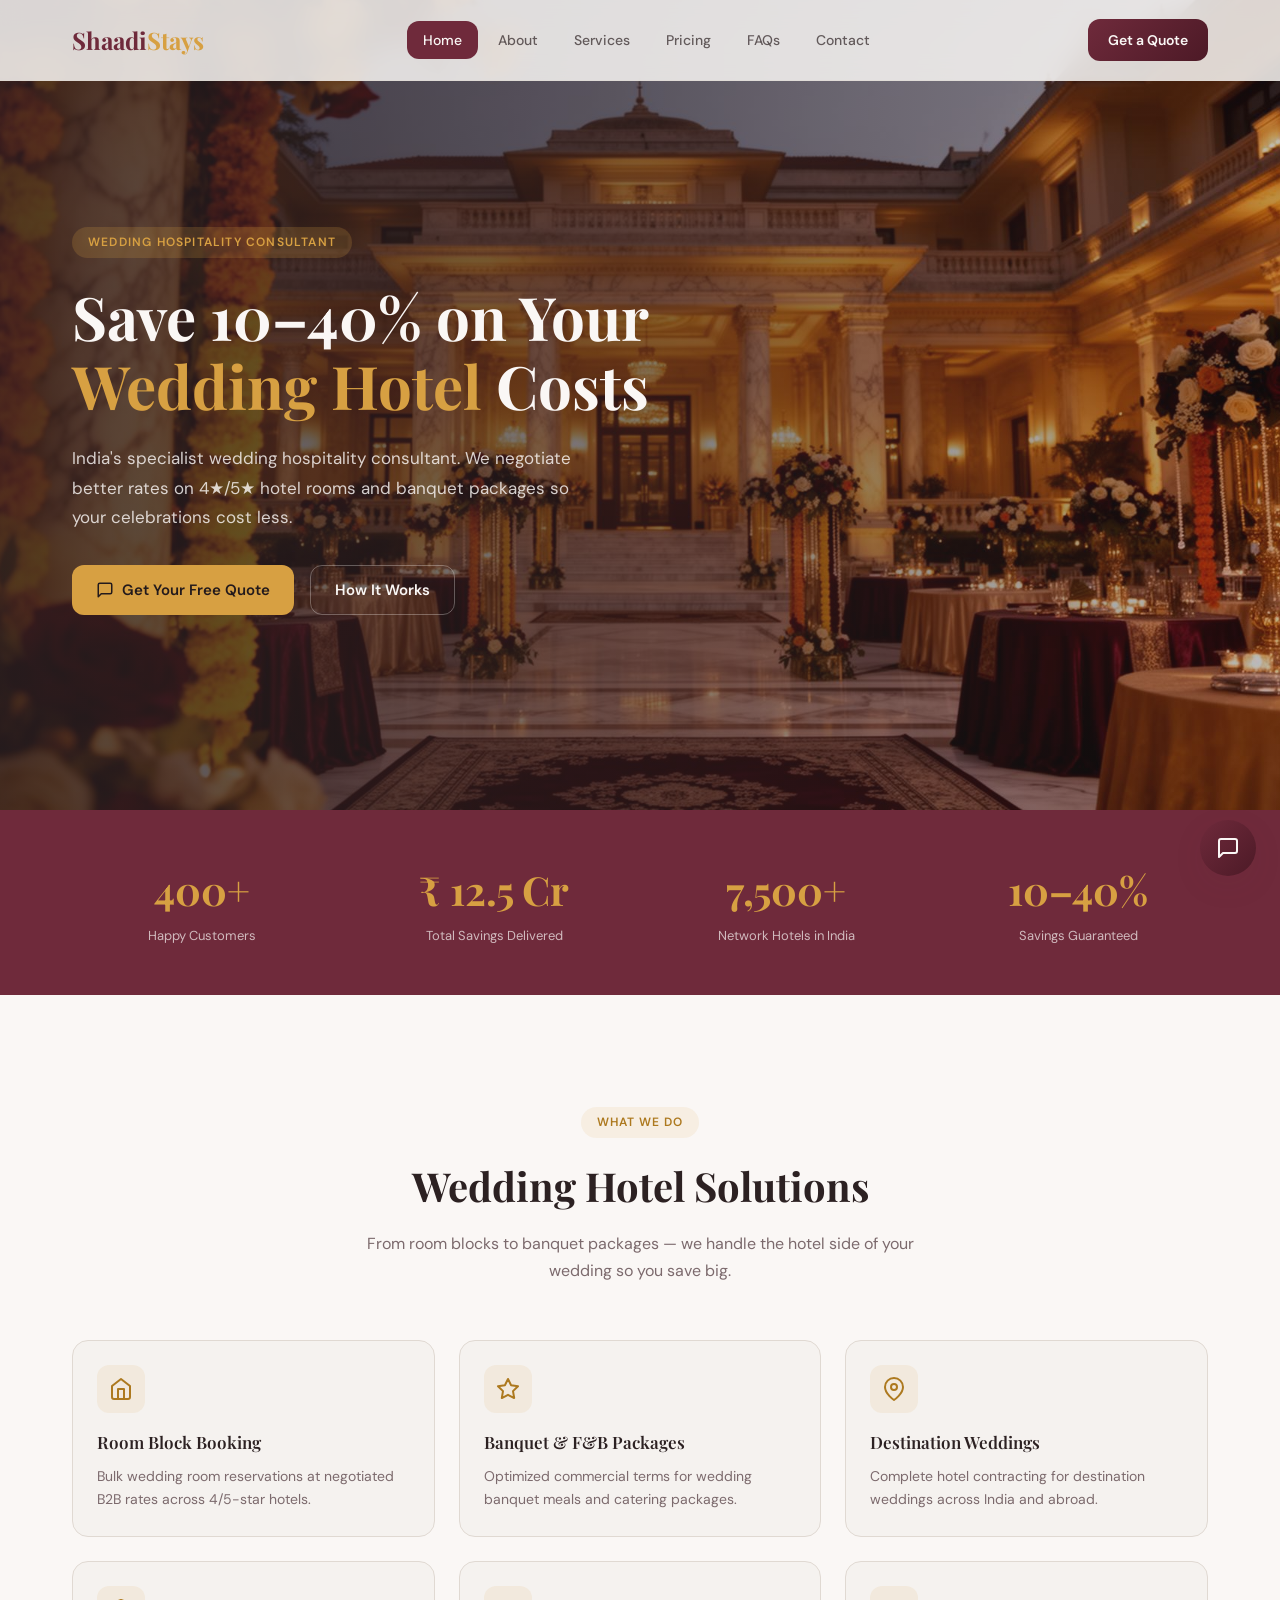
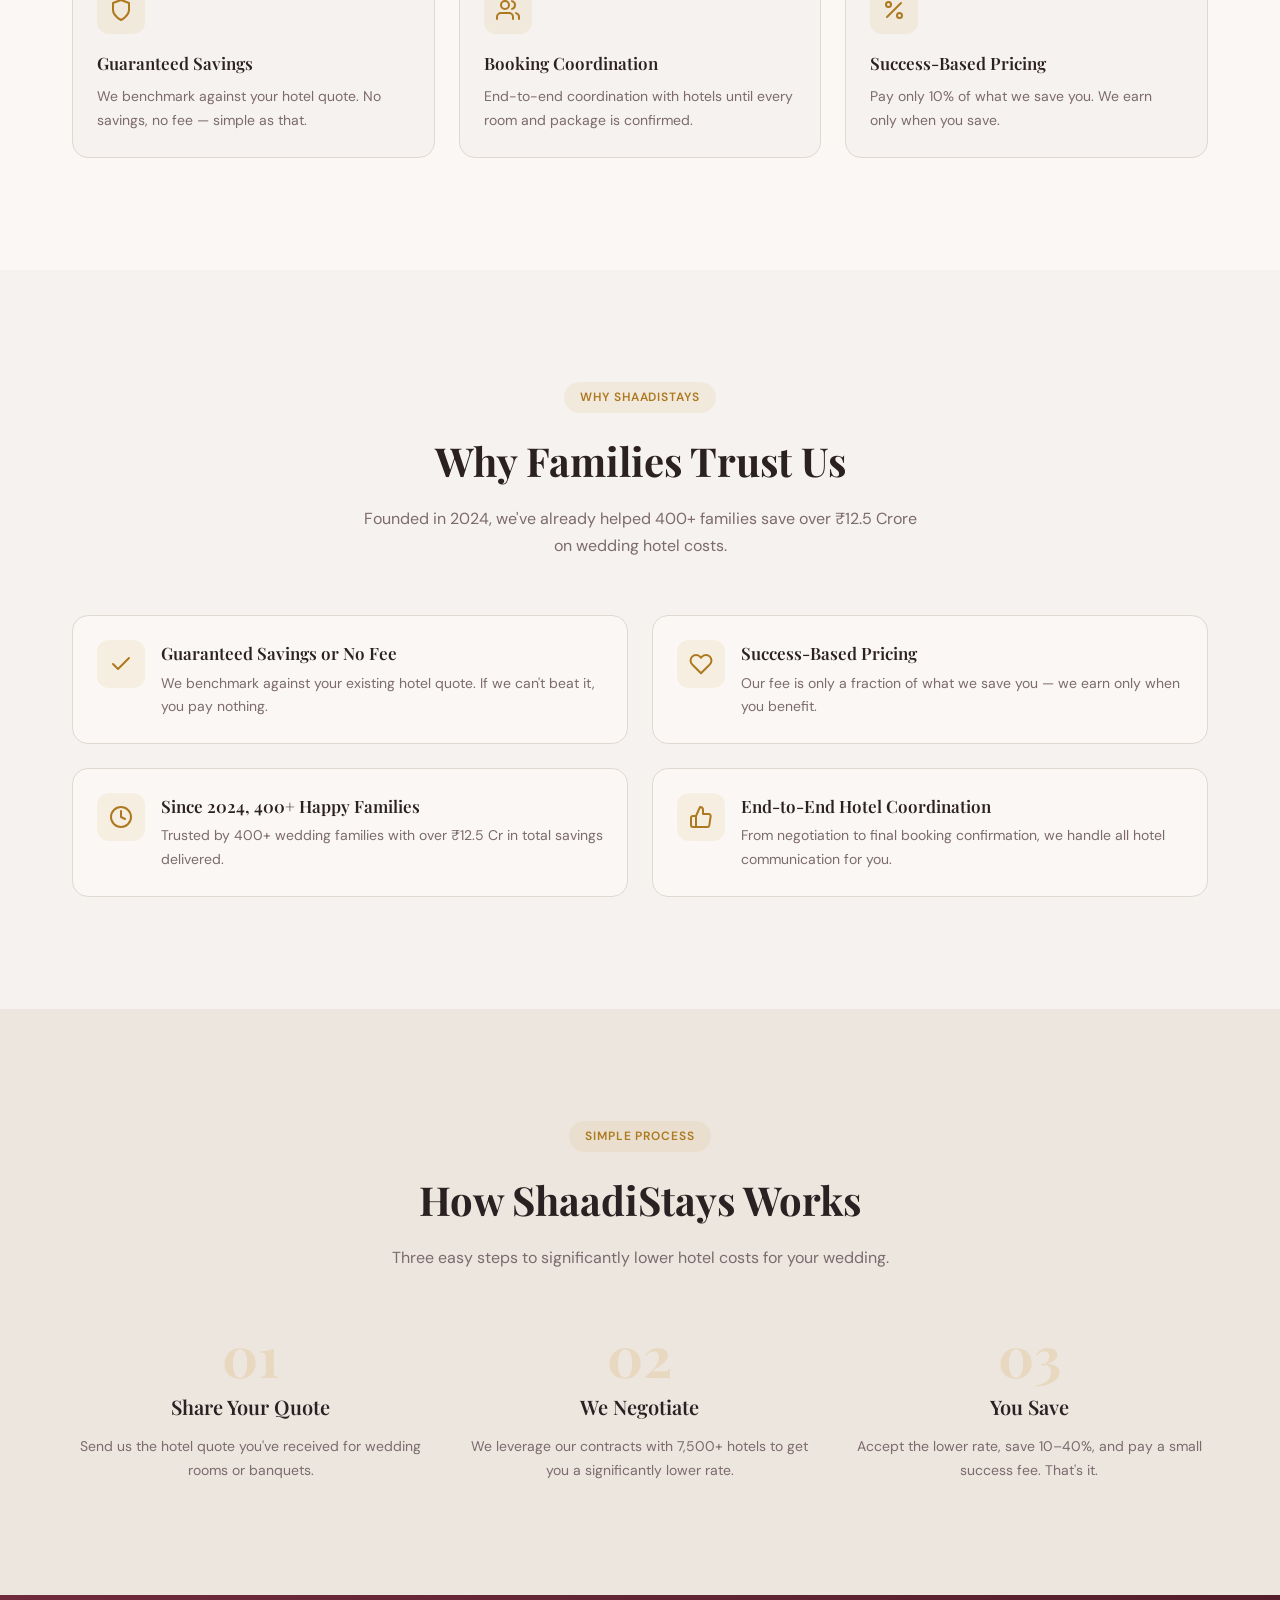
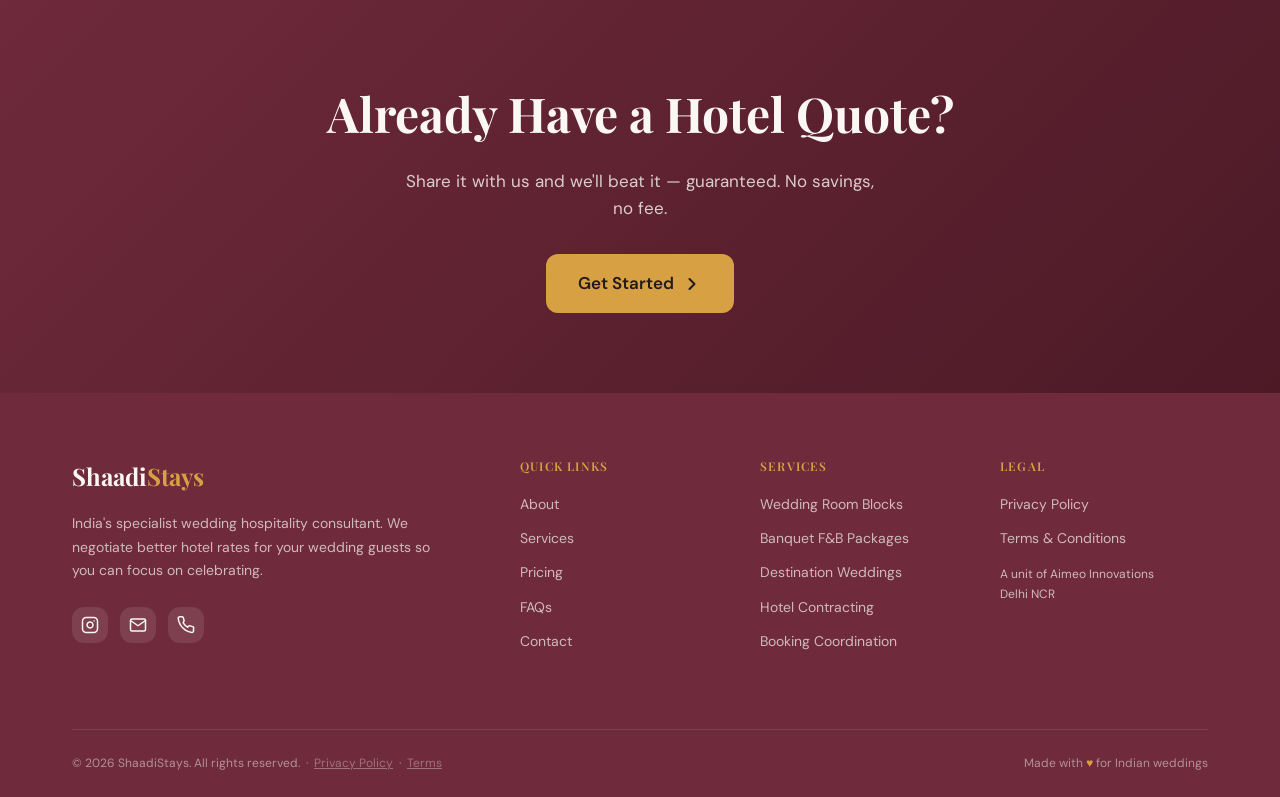
<file: index.html>
<!DOCTYPE html>
<html lang="en">
<head>
  <!-- Google tag (gtag.js) -->
  <script async src="https://www.googletagmanager.com/gtag/js?id=G-SME0163NPY"></script>
  <script>
    window.dataLayer = window.dataLayer || [];
    function gtag(){dataLayer.push(arguments);}
    gtag('js', new Date());
    gtag('config', 'G-SME0163NPY');
  </script>
  <meta charset="UTF-8" />
  <meta name="viewport" content="width=device-width, initial-scale=1.0" />
  <title>ShaadiStays — Save 10–40% on Wedding Hotel Costs</title>
  <meta name="description" content="India's specialist wedding hospitality consultant. We negotiate better rates on 4★/5★ hotel rooms and banquet packages so your celebrations cost less." />
  <link rel="icon" type="image/png" href="assets/favicon.png" />
  <link rel="stylesheet" href="css/style.css" />
<script type="application/ld+json">
{
  "@context": "https://schema.org",
  "@graph": [
    {
      "@type": "LocalBusiness",
      "@id": "https://www.shaadistays.com/#business",
      "name": "ShaadiStays",
      "legalName": "Aimeo Innovations",
      "description": "India's specialist wedding hospitality consultant. We negotiate better rates on 4-star and 5-star hotel rooms and banquet packages so your wedding celebrations cost less.",
      "url": "https://www.shaadistays.com",
      "logo": "https://www.shaadistays.com/assets/favicon.png",
      "image": "https://www.shaadistays.com/assets/hero-wedding.jpg",
      "telephone": "+918979636730",
      "email": "aimeoglobal@gmail.com",
      "address": {
        "@type": "PostalAddress",
        "streetAddress": "C1, Sun Towers, Indirapuram",
        "addressLocality": "Ghaziabad",
        "addressRegion": "Delhi NCR",
        "postalCode": "201014",
        "addressCountry": "IN"
      },
      "areaServed": {
        "@type": "Country",
        "name": "India"
      },
      "serviceType": "Wedding Hotel Negotiation & Booking Coordination",
      "priceRange": "Success-based fee starting at 7%",
      "sameAs": [
        "https://www.instagram.com/shaadistays"
      ]
    },
    {
      "@type": "WebSite",
      "@id": "https://www.shaadistays.com/#website",
      "url": "https://www.shaadistays.com",
      "name": "ShaadiStays",
      "description": "Save 10–40% on Your Wedding Hotel Costs",
      "publisher": {
        "@id": "https://www.shaadistays.com/#business"
      }
    },
    {
      "@type": "Service",
      "@id": "https://www.shaadistays.com/#service",
      "name": "Wedding Hotel Negotiation",
      "provider": {
        "@id": "https://www.shaadistays.com/#business"
      },
      "serviceType": "Wedding Hospitality Consulting",
      "description": "We negotiate 4-star and 5-star hotel room blocks and banquet F&B packages for wedding families across India and abroad, guaranteeing savings of 10–40% against existing hotel quotes.",
      "offers": {
        "@type": "Offer",
        "description": "Success-based fee: 10% for rooms or banquet only; 7% for combined rooms and banquet bookings.",
        "priceCurrency": "INR",
        "eligibleRegion": {
          "@type": "Country",
          "name": "India"
        }
      }
    }
  ]
}
</script>
</head>
<body>

<!-- NAVBAR -->
<nav class="navbar">
  <div class="container">
    <div class="navbar-inner">
      <a href="index.html" class="logo">Shaadi<span>Stays</span></a>
      <div class="nav-links">
        <a href="index.html" class="active">Home</a>
        <a href="about.html">About</a>
        <a href="services.html">Services</a>
        <a href="pricing.html">Pricing</a>
        <a href="faqs.html">FAQs</a>
        <a href="contact.html">Contact</a>
      </div>
      <a href="contact.html" class="btn-quote">Get a Quote</a>
      <button class="hamburger" id="hamburger" aria-label="Toggle menu">
        <span></span><span></span><span></span>
      </button>
    </div>
  </div>
  <div class="mobile-menu" id="mobile-menu">
    <div class="mobile-menu-inner">
      <a href="index.html" class="active">Home</a>
      <a href="about.html">About</a>
      <a href="services.html">Services</a>
      <a href="pricing.html">Pricing</a>
      <a href="faqs.html">FAQs</a>
      <a href="contact.html">Contact</a>
      <a href="contact.html" class="btn-quote-mobile">Get a Quote</a>
    </div>
  </div>
</nav>

<!-- HERO -->
<section class="hero">
  <div class="hero-bg">
    <img src="assets/hero-wedding.jpg" alt="Luxury wedding venue" />
    <div class="hero-overlay"></div>
  </div>
  <div class="container">
    <div class="hero-content fade-in">
      <span class="hero-badge">Wedding Hospitality Consultant</span>
      <h1>Save 10–40% on Your <span class="accent">Wedding Hotel</span> Costs</h1>
      <p class="hero-sub">India's specialist wedding hospitality consultant. We negotiate better rates on 4★/5★ hotel rooms and banquet packages so your celebrations cost less.</p>
      <div class="hero-btns">
        <a href="https://wa.me/918979636730?text=Hi%20ShaadiStays!%20I%27m%20looking%20for%20wedding%20hotel%20assistance." target="_blank" rel="noopener" class="btn btn-gold">
          <svg width="18" height="18" viewBox="0 0 24 24" fill="none" stroke="currentColor" stroke-width="2" stroke-linecap="round" stroke-linejoin="round"><path d="M21 15a2 2 0 0 1-2 2H7l-4 4V5a2 2 0 0 1 2-2h14a2 2 0 0 1 2 2z"/></svg>
          Get Your Free Quote
        </a>
        <a href="services.html" class="btn btn-outline">How It Works</a>
      </div>
    </div>
  </div>
</section>

<!-- STATS -->
<section class="stats-bar">
  <div class="container">
    <div class="stats-grid">
      <div class="stat-item fade-in">
        <div class="val">400+</div>
        <div class="lbl">Happy Customers</div>
      </div>
      <div class="stat-item fade-in" style="transition-delay:0.1s">
        <div class="val">₹ 12.5 Cr</div>
        <div class="lbl">Total Savings Delivered</div>
      </div>
      <div class="stat-item fade-in" style="transition-delay:0.2s">
        <div class="val">7,500+</div>
        <div class="lbl">Network Hotels in India</div>
      </div>
      <div class="stat-item fade-in" style="transition-delay:0.3s">
        <div class="val">10–40%</div>
        <div class="lbl">Savings Guaranteed</div>
      </div>
    </div>
  </div>
</section>

<!-- SERVICES -->
<section class="py-28">
  <div class="container">
    <div class="section-heading fade-in">
      <span class="section-badge">What We Do</span>
      <h2>Wedding Hotel Solutions</h2>
      <p>From room blocks to banquet packages — we handle the hotel side of your wedding so you save big.</p>
    </div>
    <div class="services-grid">

      <div class="card fade-in" style="transition-delay:0s">
        <div class="card-icon">
          <svg viewBox="0 0 24 24"><path d="M3 9l9-7 9 7v11a2 2 0 0 1-2 2H5a2 2 0 0 1-2-2z"/><polyline points="9 22 9 12 15 12 15 22"/></svg>
        </div>
        <h3>Room Block Booking</h3>
        <p>Bulk wedding room reservations at negotiated B2B rates across 4/5-star hotels.</p>
      </div>

      <div class="card fade-in" style="transition-delay:0.1s">
        <div class="card-icon">
          <svg viewBox="0 0 24 24"><polygon points="12 2 15.09 8.26 22 9.27 17 14.14 18.18 21.02 12 17.77 5.82 21.02 7 14.14 2 9.27 8.91 8.26 12 2"/></svg>
        </div>
        <h3>Banquet &amp; F&amp;B Packages</h3>
        <p>Optimized commercial terms for wedding banquet meals and catering packages.</p>
      </div>

      <div class="card fade-in" style="transition-delay:0.2s">
        <div class="card-icon">
          <svg viewBox="0 0 24 24"><path d="M21 10c0 7-9 13-9 13s-9-6-9-13a9 9 0 0 1 18 0z"/><circle cx="12" cy="10" r="3"/></svg>
        </div>
        <h3>Destination Weddings</h3>
        <p>Complete hotel contracting for destination weddings across India and abroad.</p>
      </div>

      <div class="card fade-in" style="transition-delay:0.3s">
        <div class="card-icon">
          <svg viewBox="0 0 24 24"><path d="M12 22s8-4 8-10V5l-8-3-8 3v7c0 6 8 10 8 10z"/></svg>
        </div>
        <h3>Guaranteed Savings</h3>
        <p>We benchmark against your hotel quote. No savings, no fee — simple as that.</p>
      </div>

      <div class="card fade-in" style="transition-delay:0.4s">
        <div class="card-icon">
          <svg viewBox="0 0 24 24"><path d="M17 21v-2a4 4 0 0 0-4-4H5a4 4 0 0 0-4 4v2"/><circle cx="9" cy="7" r="4"/><path d="M23 21v-2a4 4 0 0 0-3-3.87"/><path d="M16 3.13a4 4 0 0 1 0 7.75"/></svg>
        </div>
        <h3>Booking Coordination</h3>
        <p>End-to-end coordination with hotels until every room and package is confirmed.</p>
      </div>

      <div class="card fade-in" style="transition-delay:0.5s">
        <div class="card-icon">
          <svg viewBox="0 0 24 24"><line x1="19" y1="5" x2="5" y2="19"/><circle cx="6.5" cy="6.5" r="2.5"/><circle cx="17.5" cy="17.5" r="2.5"/></svg>
        </div>
        <h3>Success-Based Pricing</h3>
        <p>Pay only 10% of what we save you. We earn only when you save.</p>
      </div>

    </div>
  </div>
</section>

<!-- WHY US -->
<section class="py-28 bg-card-section">
  <div class="container">
    <div class="section-heading fade-in">
      <span class="section-badge">Why ShaadiStays</span>
      <h2>Why Families Trust Us</h2>
      <p>Founded in 2024, we've already helped 400+ families save over ₹12.5 Crore on wedding hotel costs.</p>
    </div>
    <div class="why-grid">

      <div class="why-card fade-in">
        <div class="card-icon">
          <svg viewBox="0 0 24 24"><polyline points="20 6 9 17 4 12"/></svg>
        </div>
        <div>
          <h3>Guaranteed Savings or No Fee</h3>
          <p>We benchmark against your existing hotel quote. If we can't beat it, you pay nothing.</p>
        </div>
      </div>

      <div class="why-card fade-in" style="transition-delay:0.1s">
        <div class="card-icon">
          <svg viewBox="0 0 24 24"><path d="M20.84 4.61a5.5 5.5 0 0 0-7.78 0L12 5.67l-1.06-1.06a5.5 5.5 0 0 0-7.78 7.78l1.06 1.06L12 21.23l7.78-7.78 1.06-1.06a5.5 5.5 0 0 0 0-7.78z"/></svg>
        </div>
        <div>
          <h3>Success-Based Pricing</h3>
          <p>Our fee is only a fraction of what we save you — we earn only when you benefit.</p>
        </div>
      </div>

      <div class="why-card fade-in" style="transition-delay:0.2s">
        <div class="card-icon">
          <svg viewBox="0 0 24 24"><circle cx="12" cy="12" r="10"/><polyline points="12 6 12 12 16 14"/></svg>
        </div>
        <div>
          <h3>Since 2024, 400+ Happy Families</h3>
          <p>Trusted by 400+ wedding families with over ₹12.5 Cr in total savings delivered.</p>
        </div>
      </div>

      <div class="why-card fade-in" style="transition-delay:0.3s">
        <div class="card-icon">
          <svg viewBox="0 0 24 24"><path d="M14 9V5a3 3 0 0 0-3-3l-4 9v11h11.28a2 2 0 0 0 2-1.7l1.38-9a2 2 0 0 0-2-2.3H14z"/><path d="M7 22H4a2 2 0 0 1-2-2v-7a2 2 0 0 1 2-2h3"/></svg>
        </div>
        <div>
          <h3>End-to-End Hotel Coordination</h3>
          <p>From negotiation to final booking confirmation, we handle all hotel communication for you.</p>
        </div>
      </div>

    </div>
  </div>
</section>

<!-- HOW IT WORKS -->
<section class="py-28 bg-secondary-section">
  <div class="container">
    <div class="section-heading fade-in">
      <span class="section-badge">Simple Process</span>
      <h2>How ShaadiStays Works</h2>
      <p>Three easy steps to significantly lower hotel costs for your wedding.</p>
    </div>
    <div class="how-grid">
      <div class="how-step fade-in">
        <div class="step-num">01</div>
        <h3>Share Your Quote</h3>
        <p>Send us the hotel quote you've received for wedding rooms or banquets.</p>
      </div>
      <div class="how-step fade-in" style="transition-delay:0.15s">
        <div class="step-num">02</div>
        <h3>We Negotiate</h3>
        <p>We leverage our contracts with 7,500+ hotels to get you a significantly lower rate.</p>
      </div>
      <div class="how-step fade-in" style="transition-delay:0.3s">
        <div class="step-num">03</div>
        <h3>You Save</h3>
        <p>Accept the lower rate, save 10–40%, and pay a small success fee. That's it.</p>
      </div>
    </div>
  </div>
</section>

<!-- CTA -->
<section class="cta-section bg-gradient-wine">
  <div class="container">
    <div class="fade-in">
      <h2>Already Have a Hotel Quote?</h2>
      <p>Share it with us and we'll beat it — guaranteed. No savings, no fee.</p>
      <a href="contact.html" class="btn btn-gold btn-lg">
        Get Started
        <svg width="20" height="20" viewBox="0 0 24 24" fill="none" stroke="currentColor" stroke-width="2.5" stroke-linecap="round" stroke-linejoin="round"><polyline points="9 18 15 12 9 6"/></svg>
      </a>
    </div>
  </div>
</section>

<!-- FOOTER -->
<footer>
  <div class="container">
    <div class="footer-grid">
      <div class="footer-brand">
        <div class="logo">Shaadi<span>Stays</span></div>
        <p>India's specialist wedding hospitality consultant. We negotiate better hotel rates for your wedding guests so you can focus on celebrating.</p>
        <div class="footer-social">
          <a href="https://instagram.com/shaadistays" target="_blank" rel="noopener" aria-label="Instagram">
            <svg viewBox="0 0 24 24"><rect x="2" y="2" width="20" height="20" rx="5" ry="5"/><path d="M16 11.37A4 4 0 1 1 12.63 8 4 4 0 0 1 16 11.37z"/><line x1="17.5" y1="6.5" x2="17.51" y2="6.5"/></svg>
          </a>
          <a href="mailto:aimeoglobal@gmail.com" aria-label="Email">
            <svg viewBox="0 0 24 24"><path d="M4 4h16c1.1 0 2 .9 2 2v12c0 1.1-.9 2-2 2H4c-1.1 0-2-.9-2-2V6c0-1.1.9-2 2-2z"/><polyline points="22,6 12,13 2,6"/></svg>
          </a>
          <a href="tel:+918979636730" aria-label="Phone">
            <svg viewBox="0 0 24 24"><path d="M22 16.92v3a2 2 0 0 1-2.18 2 19.79 19.79 0 0 1-8.63-3.07A19.5 19.5 0 0 1 4.72 12a19.79 19.79 0 0 1-3.07-8.67A2 2 0 0 1 3.63 1h3a2 2 0 0 1 2 1.72 12.84 12.84 0 0 0 .7 2.81 2 2 0 0 1-.45 2.11L8.09 8.91a16 16 0 0 0 6 6l1.27-1.27a2 2 0 0 1 2.11-.45 12.84 12.84 0 0 0 2.81.7A2 2 0 0 1 22 16.92z"/></svg>
          </a>
        </div>
      </div>
      <div class="footer-col">
        <h4>Quick Links</h4>
        <a href="about.html">About</a>
        <a href="services.html">Services</a>
        <a href="pricing.html">Pricing</a>
        <a href="faqs.html">FAQs</a>
        <a href="contact.html">Contact</a>
      </div>
      <div class="footer-col">
        <h4>Services</h4>
        <p>Wedding Room Blocks</p>
        <p>Banquet F&amp;B Packages</p>
        <p>Destination Weddings</p>
        <p>Hotel Contracting</p>
        <p>Booking Coordination</p>
      </div>
      <div class="footer-col">
        <h4>Legal</h4>
        <a href="privacy-policy.html">Privacy Policy</a>
        <a href="terms.html">Terms &amp; Conditions</a>
        <p style="margin-top:1rem; font-size:0.75rem;">A unit of Aimeo Innovations<br>Delhi NCR</p>
      </div>
    </div>
    <div class="footer-bottom">
      <p>&copy; <span id="footer-year"></span> ShaadiStays. All rights reserved. &nbsp;·&nbsp; <a href="privacy-policy.html" style="color:inherit;text-decoration:underline;opacity:0.7">Privacy Policy</a> &nbsp;·&nbsp; <a href="terms.html" style="color:inherit;text-decoration:underline;opacity:0.7">Terms</a></p>
      <p>Made with <span class="heart">♥</span> for Indian weddings</p>
    </div>
  </div>
</footer>

<!-- CHATBOT -->
<button class="chat-trigger" id="chat-trigger" aria-label="Open chat">
  <svg viewBox="0 0 24 24"><path d="M21 15a2 2 0 0 1-2 2H7l-4 4V5a2 2 0 0 1 2-2h14a2 2 0 0 1 2 2z"/></svg>
</button>
<div class="chat-window hidden" id="chat-window">
  <div class="chat-header">
    <div class="chat-header-info">
      <p>ShaadiStays</p>
      <p>Wedding Hotel Expert</p>
    </div>
    <button class="chat-close" id="chat-close" aria-label="Close chat">
      <svg viewBox="0 0 24 24"><line x1="18" y1="6" x2="6" y2="18"/><line x1="6" y1="6" x2="18" y2="18"/></svg>
    </button>
  </div>
  <div class="chat-messages" id="chat-messages"></div>
  <div class="chat-footer" id="chat-footer"></div>
</div>

<script src="js/main.js"></script>
</body>
</html>
</file>
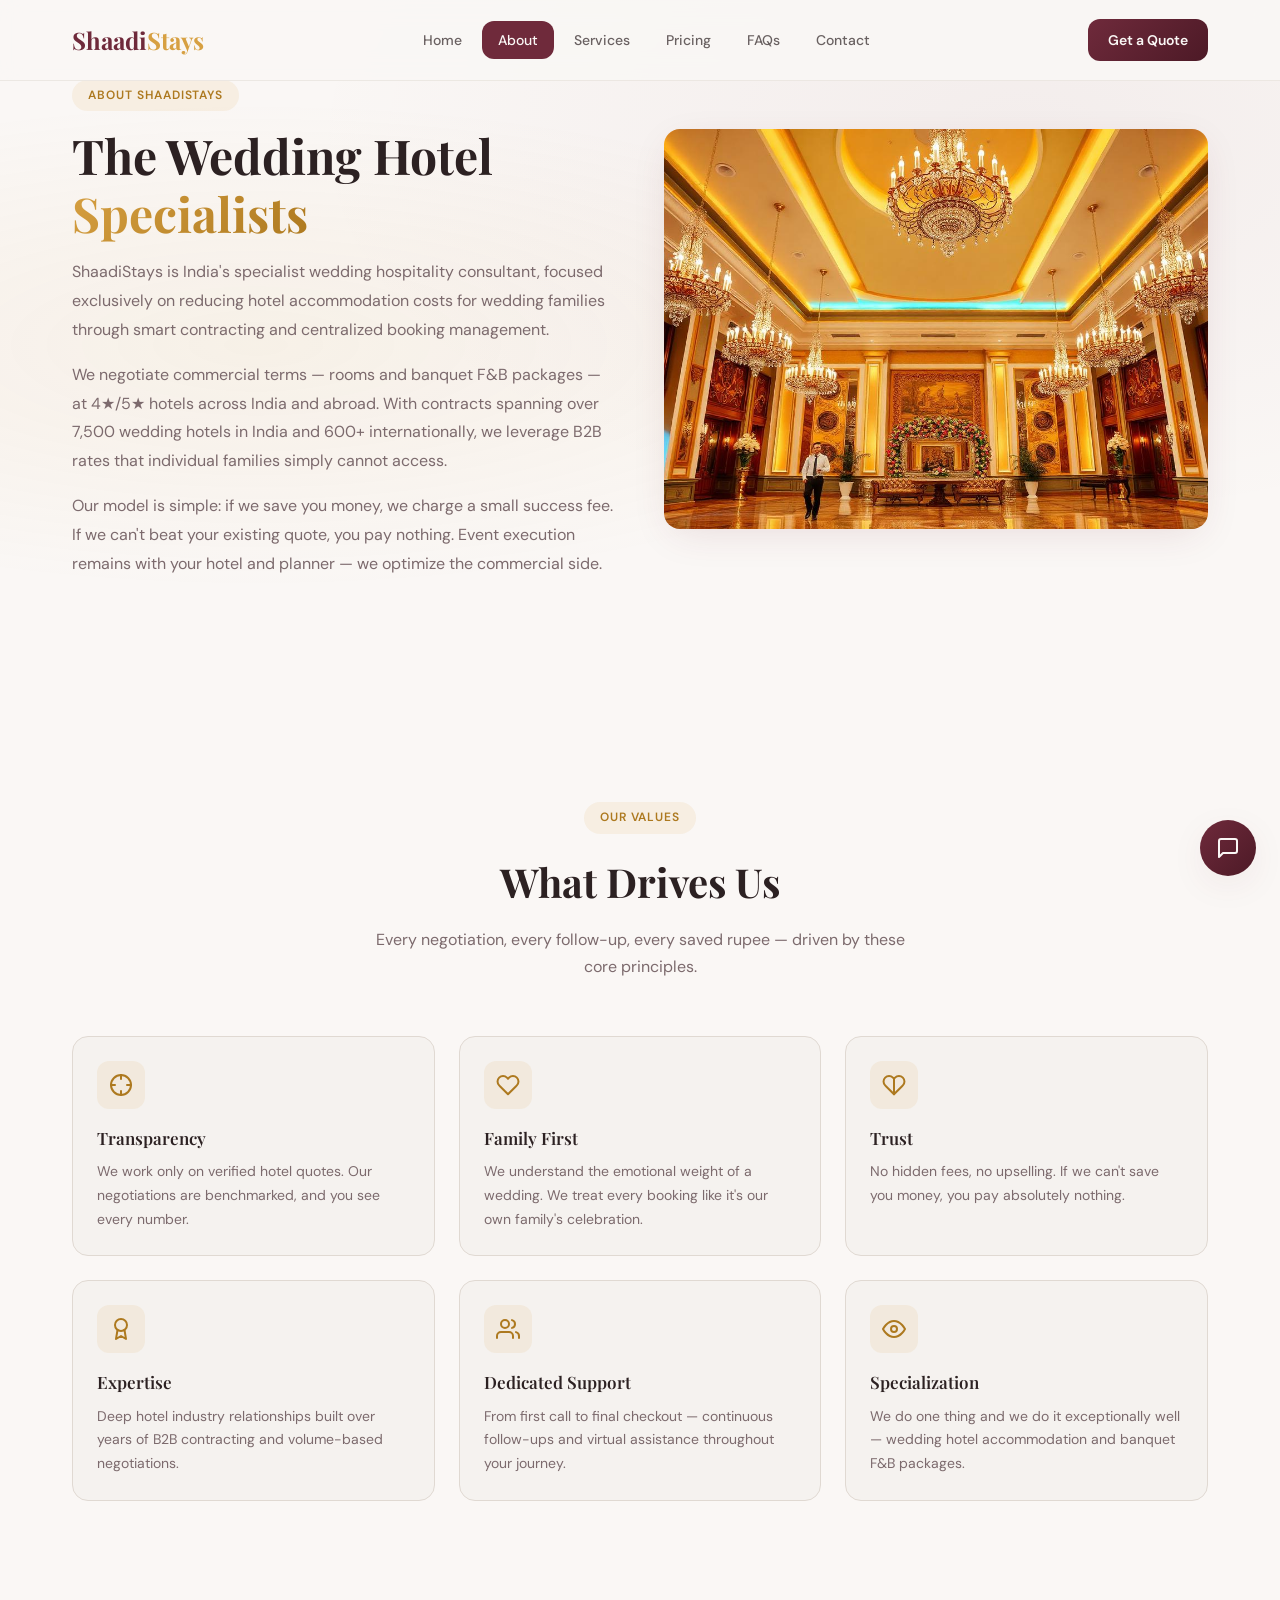
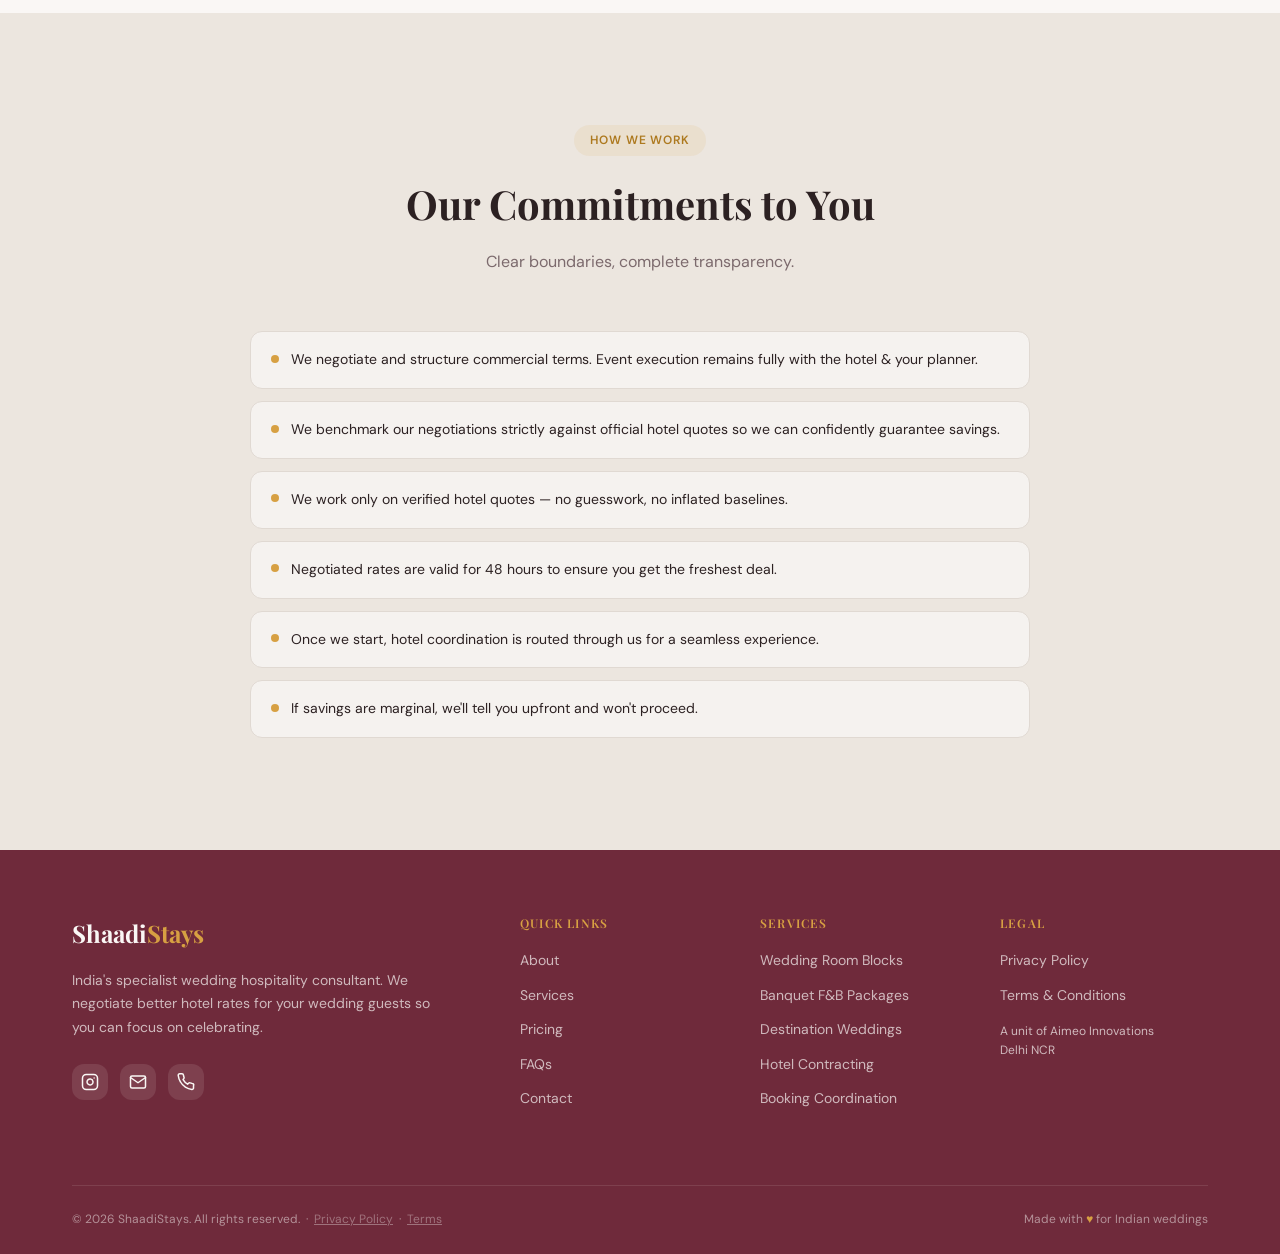
<file: about.html>
<!DOCTYPE html>
<html lang="en">
<head>
  <!-- Google tag (gtag.js) -->
  <script async src="https://www.googletagmanager.com/gtag/js?id=G-SME0163NPY"></script>
  <script>
    window.dataLayer = window.dataLayer || [];
    function gtag(){dataLayer.push(arguments);}
    gtag('js', new Date());
    gtag('config', 'G-SME0163NPY');
  </script>
  <meta charset="UTF-8" />
  <meta name="viewport" content="width=device-width, initial-scale=1.0" />
  <title>About — ShaadiStays</title>
  <meta name="description" content="Learn about ShaadiStays — India's specialist wedding hospitality consultant helping families save on hotel costs since 2024." />
  <link rel="icon" type="image/png" href="assets/favicon.png" />
  <link rel="stylesheet" href="css/style.css" />
<script type="application/ld+json">
{
  "@context": "https://schema.org",
  "@type": "Organization",
  "@id": "https://www.shaadistays.com/#business",
  "name": "ShaadiStays",
  "legalName": "Aimeo Innovations",
  "url": "https://www.shaadistays.com",
  "logo": "https://www.shaadistays.com/assets/favicon.png",
  "foundingDate": "2024",
  "description": "ShaadiStays is India's specialist wedding hospitality consultant, focused exclusively on reducing hotel accommodation costs for wedding families through smart contracting and centralized booking management.",
  "telephone": "+918979636730",
  "email": "aimeoglobal@gmail.com",
  "address": {
    "@type": "PostalAddress",
    "streetAddress": "C1, Sun Towers, Indirapuram",
    "addressLocality": "Ghaziabad",
    "addressRegion": "Delhi NCR",
    "postalCode": "201014",
    "addressCountry": "IN"
  },
  "sameAs": [
    "https://www.instagram.com/shaadistays"
  ]
}
</script>
</head>
<body>

<!-- NAVBAR -->
<nav class="navbar">
  <div class="container">
    <div class="navbar-inner">
      <a href="index.html" class="logo">Shaadi<span>Stays</span></a>
      <div class="nav-links">
        <a href="index.html">Home</a>
        <a href="about.html" class="active">About</a>
        <a href="services.html">Services</a>
        <a href="pricing.html">Pricing</a>
        <a href="faqs.html">FAQs</a>
        <a href="contact.html">Contact</a>
      </div>
      <a href="contact.html" class="btn-quote">Get a Quote</a>
      <button class="hamburger" id="hamburger" aria-label="Toggle menu">
        <span></span><span></span><span></span>
      </button>
    </div>
  </div>
  <div class="mobile-menu" id="mobile-menu">
    <div class="mobile-menu-inner">
      <a href="index.html">Home</a>
      <a href="about.html" class="active">About</a>
      <a href="services.html">Services</a>
      <a href="pricing.html">Pricing</a>
      <a href="faqs.html">FAQs</a>
      <a href="contact.html">Contact</a>
      <a href="contact.html" class="btn-quote-mobile">Get a Quote</a>
    </div>
  </div>
</nav>

<!-- HERO -->
<section class="py-28 bg-hero-pattern page-top-pad">
  <div class="container">
    <div class="about-hero-grid">
      <div class="about-text fade-in">
        <span class="badge">About ShaadiStays</span>
        <h1>The Wedding Hotel <span class="text-gradient-gold">Specialists</span></h1>
        <p>ShaadiStays is India's specialist wedding hospitality consultant, focused exclusively on reducing hotel accommodation costs for wedding families through smart contracting and centralized booking management.</p>
        <p>We negotiate commercial terms — rooms and banquet F&amp;B packages — at 4★/5★ hotels across India and abroad. With contracts spanning over 7,500 wedding hotels in India and 600+ internationally, we leverage B2B rates that individual families simply cannot access.</p>
        <p>Our model is simple: if we save you money, we charge a small success fee. If we can't beat your existing quote, you pay nothing. Event execution remains with your hotel and planner — we optimize the commercial side.</p>
      </div>
      <div class="about-img fade-in" style="transition-delay:0.2s">
        <img src="assets/about-hotel.jpg" alt="Luxury hotel interior" />
      </div>
    </div>
  </div>
</section>

<!-- VALUES -->
<section class="py-28">
  <div class="container">
    <div class="section-heading fade-in">
      <span class="section-badge">Our Values</span>
      <h2>What Drives Us</h2>
      <p>Every negotiation, every follow-up, every saved rupee — driven by these core principles.</p>
    </div>
    <div class="services-grid">

      <div class="card fade-in">
        <div class="card-icon">
          <svg viewBox="0 0 24 24"><circle cx="12" cy="12" r="10"/><line x1="22" y1="12" x2="18" y2="12"/><line x1="6" y1="12" x2="2" y2="12"/><line x1="12" y1="6" x2="12" y2="2"/><line x1="12" y1="22" x2="12" y2="18"/></svg>
        </div>
        <h3>Transparency</h3>
        <p>We work only on verified hotel quotes. Our negotiations are benchmarked, and you see every number.</p>
      </div>

      <div class="card fade-in" style="transition-delay:0.1s">
        <div class="card-icon">
          <svg viewBox="0 0 24 24"><path d="M20.84 4.61a5.5 5.5 0 0 0-7.78 0L12 5.67l-1.06-1.06a5.5 5.5 0 0 0-7.78 7.78l1.06 1.06L12 21.23l7.78-7.78 1.06-1.06a5.5 5.5 0 0 0 0-7.78z"/></svg>
        </div>
        <h3>Family First</h3>
        <p>We understand the emotional weight of a wedding. We treat every booking like it's our own family's celebration.</p>
      </div>

      <div class="card fade-in" style="transition-delay:0.2s">
        <div class="card-icon">
          <svg viewBox="0 0 24 24"><path d="M20.84 4.61a5.5 5.5 0 0 0-7.78 0L12 5.67l-1.06-1.06a5.5 5.5 0 0 0-7.78 7.78l1.06 1.06L12 21.23l7.78-7.78 1.06-1.06a5.5 5.5 0 0 0 0-7.78z"/><line x1="12" y1="5.67" x2="12" y2="21.23"/></svg>
        </div>
        <h3>Trust</h3>
        <p>No hidden fees, no upselling. If we can't save you money, you pay absolutely nothing.</p>
      </div>

      <div class="card fade-in" style="transition-delay:0.3s">
        <div class="card-icon">
          <svg viewBox="0 0 24 24"><circle cx="12" cy="8" r="6"/><path d="M15.477 12.89L17 22l-5-3-5 3 1.523-9.11"/></svg>
        </div>
        <h3>Expertise</h3>
        <p>Deep hotel industry relationships built over years of B2B contracting and volume-based negotiations.</p>
      </div>

      <div class="card fade-in" style="transition-delay:0.4s">
        <div class="card-icon">
          <svg viewBox="0 0 24 24"><path d="M17 21v-2a4 4 0 0 0-4-4H5a4 4 0 0 0-4 4v2"/><circle cx="9" cy="7" r="4"/><path d="M23 21v-2a4 4 0 0 0-3-3.87"/><path d="M16 3.13a4 4 0 0 1 0 7.75"/></svg>
        </div>
        <h3>Dedicated Support</h3>
        <p>From first call to final checkout — continuous follow-ups and virtual assistance throughout your journey.</p>
      </div>

      <div class="card fade-in" style="transition-delay:0.5s">
        <div class="card-icon">
          <svg viewBox="0 0 24 24"><path d="M1 12s4-8 11-8 11 8 11 8-4 8-11 8-11-8-11-8z"/><circle cx="12" cy="12" r="3"/></svg>
        </div>
        <h3>Specialization</h3>
        <p>We do one thing and we do it exceptionally well — wedding hotel accommodation and banquet F&amp;B packages.</p>
      </div>

    </div>
  </div>
</section>

<!-- COMMITMENTS -->
<section class="py-28 bg-secondary-section">
  <div class="container">
    <div class="section-heading fade-in">
      <span class="section-badge">How We Work</span>
      <h2>Our Commitments to You</h2>
      <p>Clear boundaries, complete transparency.</p>
    </div>
    <div class="commitments">
      <div class="commitment-item fade-in"><div class="commitment-dot"></div><p>We negotiate and structure commercial terms. Event execution remains fully with the hotel &amp; your planner.</p></div>
      <div class="commitment-item fade-in" style="transition-delay:0.05s"><div class="commitment-dot"></div><p>We benchmark our negotiations strictly against official hotel quotes so we can confidently guarantee savings.</p></div>
      <div class="commitment-item fade-in" style="transition-delay:0.1s"><div class="commitment-dot"></div><p>We work only on verified hotel quotes — no guesswork, no inflated baselines.</p></div>
      <div class="commitment-item fade-in" style="transition-delay:0.15s"><div class="commitment-dot"></div><p>Negotiated rates are valid for 48 hours to ensure you get the freshest deal.</p></div>
      <div class="commitment-item fade-in" style="transition-delay:0.2s"><div class="commitment-dot"></div><p>Once we start, hotel coordination is routed through us for a seamless experience.</p></div>
      <div class="commitment-item fade-in" style="transition-delay:0.25s"><div class="commitment-dot"></div><p>If savings are marginal, we'll tell you upfront and won't proceed.</p></div>
    </div>
  </div>
</section>

<!-- FOOTER -->
<footer>
  <div class="container">
    <div class="footer-grid">
      <div class="footer-brand">
        <div class="logo">Shaadi<span>Stays</span></div>
        <p>India's specialist wedding hospitality consultant. We negotiate better hotel rates for your wedding guests so you can focus on celebrating.</p>
        <div class="footer-social">
          <a href="https://instagram.com/shaadistays" target="_blank" rel="noopener" aria-label="Instagram">
            <svg viewBox="0 0 24 24"><rect x="2" y="2" width="20" height="20" rx="5" ry="5"/><path d="M16 11.37A4 4 0 1 1 12.63 8 4 4 0 0 1 16 11.37z"/><line x1="17.5" y1="6.5" x2="17.51" y2="6.5"/></svg>
          </a>
          <a href="mailto:aimeoglobal@gmail.com" aria-label="Email">
            <svg viewBox="0 0 24 24"><path d="M4 4h16c1.1 0 2 .9 2 2v12c0 1.1-.9 2-2 2H4c-1.1 0-2-.9-2-2V6c0-1.1.9-2 2-2z"/><polyline points="22,6 12,13 2,6"/></svg>
          </a>
          <a href="tel:+918979636730" aria-label="Phone">
            <svg viewBox="0 0 24 24"><path d="M22 16.92v3a2 2 0 0 1-2.18 2 19.79 19.79 0 0 1-8.63-3.07A19.5 19.5 0 0 1 4.72 12a19.79 19.79 0 0 1-3.07-8.67A2 2 0 0 1 3.63 1h3a2 2 0 0 1 2 1.72 12.84 12.84 0 0 0 .7 2.81 2 2 0 0 1-.45 2.11L8.09 8.91a16 16 0 0 0 6 6l1.27-1.27a2 2 0 0 1 2.11-.45 12.84 12.84 0 0 0 2.81.7A2 2 0 0 1 22 16.92z"/></svg>
          </a>
        </div>
      </div>
      <div class="footer-col">
        <h4>Quick Links</h4>
        <a href="about.html">About</a>
        <a href="services.html">Services</a>
        <a href="pricing.html">Pricing</a>
        <a href="faqs.html">FAQs</a>
        <a href="contact.html">Contact</a>
      </div>
      <div class="footer-col">
        <h4>Services</h4>
        <p>Wedding Room Blocks</p>
        <p>Banquet F&amp;B Packages</p>
        <p>Destination Weddings</p>
        <p>Hotel Contracting</p>
        <p>Booking Coordination</p>
      </div>
      <div class="footer-col">
        <h4>Legal</h4>
        <a href="privacy-policy.html">Privacy Policy</a>
        <a href="terms.html">Terms &amp; Conditions</a>
        <p style="margin-top:1rem; font-size:0.75rem;">A unit of Aimeo Innovations<br>Delhi NCR</p>
      </div>
    </div>
    <div class="footer-bottom">
      <p>&copy; <span id="footer-year"></span> ShaadiStays. All rights reserved. &nbsp;·&nbsp; <a href="privacy-policy.html" style="color:inherit;text-decoration:underline;opacity:0.7">Privacy Policy</a> &nbsp;·&nbsp; <a href="terms.html" style="color:inherit;text-decoration:underline;opacity:0.7">Terms</a></p>
      <p>Made with <span class="heart">♥</span> for Indian weddings</p>
    </div>
  </div>
</footer>

<!-- CHATBOT -->
<button class="chat-trigger" id="chat-trigger" aria-label="Open chat">
  <svg viewBox="0 0 24 24"><path d="M21 15a2 2 0 0 1-2 2H7l-4 4V5a2 2 0 0 1 2-2h14a2 2 0 0 1 2 2z"/></svg>
</button>
<div class="chat-window hidden" id="chat-window">
  <div class="chat-header">
    <div class="chat-header-info"><p>ShaadiStays</p><p>Wedding Hotel Expert</p></div>
    <button class="chat-close" id="chat-close" aria-label="Close chat">
      <svg viewBox="0 0 24 24"><line x1="18" y1="6" x2="6" y2="18"/><line x1="6" y1="6" x2="18" y2="18"/></svg>
    </button>
  </div>
  <div class="chat-messages" id="chat-messages"></div>
  <div class="chat-footer" id="chat-footer"></div>
</div>

<script src="js/main.js"></script>
</body>
</html>
</file>
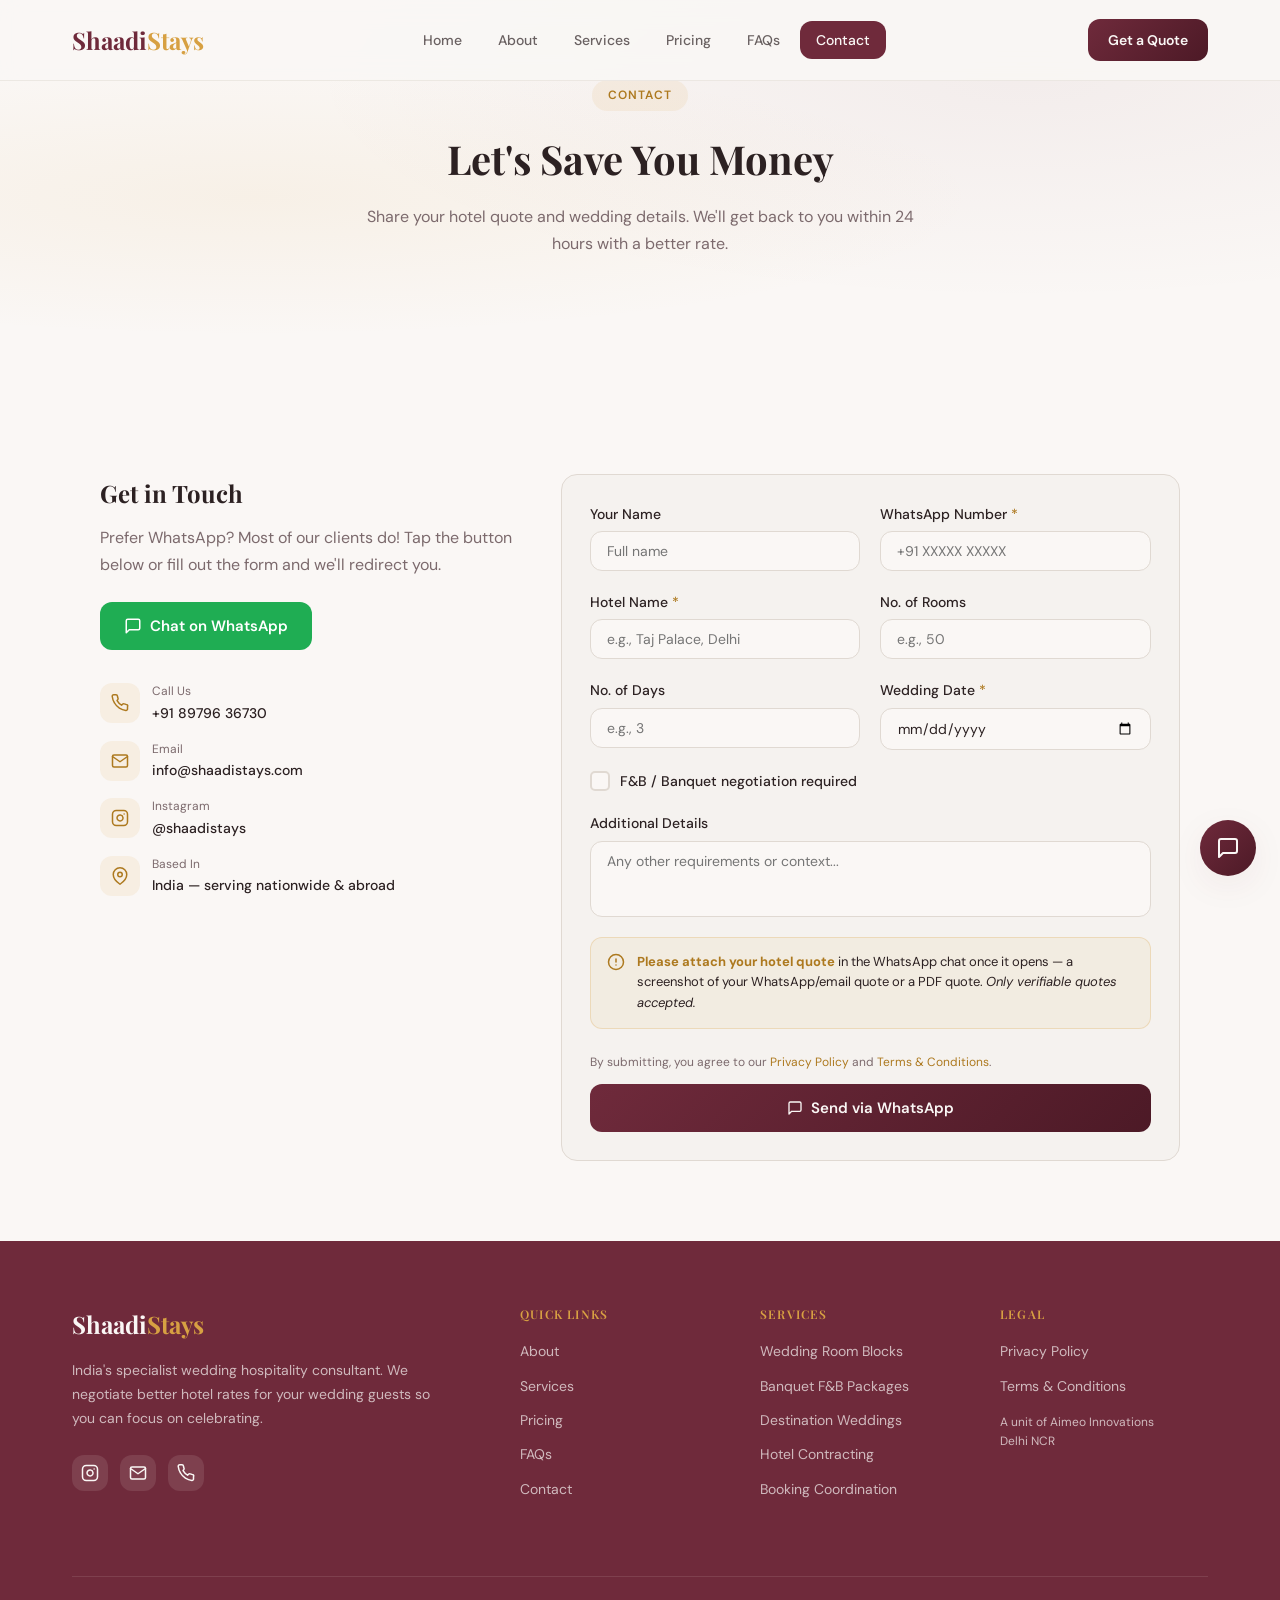
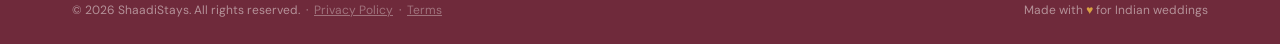
<file: contact.html>
<!DOCTYPE html>
<html lang="en">
<head>
  <!-- Google tag (gtag.js) -->
  <script async src="https://www.googletagmanager.com/gtag/js?id=G-SME0163NPY"></script>
  <script>
    window.dataLayer = window.dataLayer || [];
    function gtag(){dataLayer.push(arguments);}
    gtag('js', new Date());
    gtag('config', 'G-SME0163NPY');
  </script>
  <meta charset="UTF-8" />
  <meta name="viewport" content="width=device-width, initial-scale=1.0" />
  <title>Contact — ShaadiStays</title>
  <meta name="description" content="Contact ShaadiStays to get a free hotel quote negotiation for your wedding. Share your quote and save 10–40%." />
  <link rel="icon" type="image/png" href="assets/favicon.png" />
  <link rel="stylesheet" href="css/style.css" />
  <style>
    .req-star { color: var(--gold-dark); }

    /* Checkbox */
    .checkbox-label {
      display: flex;
      align-items: center;
      gap: 0.625rem;
      cursor: pointer;
      font-size: 0.9375rem;
      color: var(--fg);
      user-select: none;
    }
    .checkbox-label input[type="checkbox"] { display: none; }
    .checkbox-box {
      width: 20px; height: 20px; flex-shrink: 0;
      border: 2px solid var(--border);
      border-radius: 5px;
      background: var(--bg);
      display: flex; align-items: center; justify-content: center;
      transition: background 0.2s, border-color 0.2s;
    }
    .checkbox-label input[type="checkbox"]:checked + .checkbox-box {
      background: var(--gold);
      border-color: var(--gold);
    }
    .checkbox-label input[type="checkbox"]:checked + .checkbox-box::after {
      content: '';
      display: block;
      width: 5px; height: 9px;
      border: 2px solid #fff;
      border-top: none; border-left: none;
      transform: rotate(45deg) translateY(-1px);
    }

    /* Validation error state */
    .form-group input.invalid { border-color: hsl(0, 70%, 55%); }
    .error-msg {
      font-size: 0.75rem;
      color: hsl(0, 65%, 50%);
      margin-top: 0.25rem;
      display: none;
    }
    .error-msg.show { display: block; }

    /* Quote reminder banner */
    .quote-reminder {
      display: flex;
      align-items: flex-start;
      gap: 0.75rem;
      padding: 0.875rem 1rem;
      background: hsl(38, 65%, 55%, 0.08);
      border: 1px solid hsl(38, 65%, 55%, 0.25);
      border-radius: var(--radius);
      margin-bottom: 1.5rem;
    }
    .quote-reminder svg {
      width: 18px; height: 18px; flex-shrink: 0;
      fill: none; stroke: var(--gold-dark);
      stroke-width: 2; stroke-linecap: round; stroke-linejoin: round;
      margin-top: 1px;
    }
    .quote-reminder p {
      font-size: 0.8125rem;
      color: var(--fg);
      line-height: 1.6;
      margin: 0;
    }
    .quote-reminder strong { color: var(--gold-dark); }
  </style>
<script type="application/ld+json">
{
  "@context": "https://schema.org",
  "@type": "ContactPage",
  "name": "Contact ShaadiStays",
  "url": "https://www.shaadistays.com/contact.html",
  "description": "Get in touch with ShaadiStays to save 10–40% on your wedding hotel costs. Share your hotel quote and we will respond within 24 hours.",
  "mainEntity": {
    "@id": "https://www.shaadistays.com/#business"
  }
}
</script>
</head>
<body>

<!-- NAVBAR -->
<nav class="navbar">
  <div class="container">
    <div class="navbar-inner">
      <a href="index.html" class="logo">Shaadi<span>Stays</span></a>
      <div class="nav-links">
        <a href="index.html">Home</a>
        <a href="about.html">About</a>
        <a href="services.html">Services</a>
        <a href="pricing.html">Pricing</a>
        <a href="faqs.html">FAQs</a>
        <a href="contact.html" class="active">Contact</a>
      </div>
      <a href="contact.html" class="btn-quote">Get a Quote</a>
      <button class="hamburger" id="hamburger" aria-label="Toggle menu">
        <span></span><span></span><span></span>
      </button>
    </div>
  </div>
  <div class="mobile-menu" id="mobile-menu">
    <div class="mobile-menu-inner">
      <a href="index.html">Home</a>
      <a href="about.html">About</a>
      <a href="services.html">Services</a>
      <a href="pricing.html">Pricing</a>
      <a href="faqs.html">FAQs</a>
      <a href="contact.html" class="active">Contact</a>
      <a href="contact.html" class="btn-quote-mobile">Get a Quote</a>
    </div>
  </div>
</nav>

<!-- PAGE HERO -->
<section class="py-20 bg-hero-pattern page-top-pad">
  <div class="container">
    <div class="section-heading fade-in">
      <span class="section-badge">Contact</span>
      <h2>Let's Save You Money</h2>
      <p>Share your hotel quote and wedding details. We'll get back to you within 24 hours with a better rate.</p>
    </div>
  </div>
</section>

<!-- CONTACT SECTION -->
<section class="py-20">
  <div class="container">
    <div class="contact-grid">

      <!-- Contact Info -->
      <div class="contact-info fade-in">
        <h3>Get in Touch</h3>
        <p>Prefer WhatsApp? Most of our clients do! Tap the button below or fill out the form and we'll redirect you.</p>
        <a href="https://wa.me/918979636730?text=Hi%20ShaadiStays!%20I%20need%20help%20with%20wedding%20hotel%20booking." target="_blank" rel="noopener" class="btn-whatsapp">
          <svg viewBox="0 0 24 24"><path d="M21 15a2 2 0 0 1-2 2H7l-4 4V5a2 2 0 0 1 2-2h14a2 2 0 0 1 2 2z"/></svg>
          Chat on WhatsApp
        </a>

        <div class="contact-links">
          <a href="tel:+918979636730" class="contact-link">
            <div class="contact-link-icon">
              <svg viewBox="0 0 24 24"><path d="M22 16.92v3a2 2 0 0 1-2.18 2 19.79 19.79 0 0 1-8.63-3.07A19.5 19.5 0 0 1 4.72 12a19.79 19.79 0 0 1-3.07-8.67A2 2 0 0 1 3.63 1h3a2 2 0 0 1 2 1.72 12.84 12.84 0 0 0 .7 2.81 2 2 0 0 1-.45 2.11L8.09 8.91a16 16 0 0 0 6 6l1.27-1.27a2 2 0 0 1 2.11-.45 12.84 12.84 0 0 0 2.81.7A2 2 0 0 1 22 16.92z"/></svg>
            </div>
            <div>
              <div class="lbl">Call Us</div>
              <div class="val">+91 89796 36730</div>
            </div>
          </a>
          <a href="mailto:aimeoglobal@gmail.com" class="contact-link">
            <div class="contact-link-icon">
              <svg viewBox="0 0 24 24"><path d="M4 4h16c1.1 0 2 .9 2 2v12c0 1.1-.9 2-2 2H4c-1.1 0-2-.9-2-2V6c0-1.1.9-2 2-2z"/><polyline points="22,6 12,13 2,6"/></svg>
            </div>
            <div>
              <div class="lbl">Email</div>
              <div class="val">info@shaadistays.com</div>
            </div>
          </a>
          <a href="https://instagram.com/shaadistays" target="_blank" rel="noopener" class="contact-link">
            <div class="contact-link-icon">
              <svg viewBox="0 0 24 24"><rect x="2" y="2" width="20" height="20" rx="5" ry="5"/><path d="M16 11.37A4 4 0 1 1 12.63 8 4 4 0 0 1 16 11.37z"/><line x1="17.5" y1="6.5" x2="17.51" y2="6.5"/></svg>
            </div>
            <div>
              <div class="lbl">Instagram</div>
              <div class="val">@shaadistays</div>
            </div>
          </a>
          <div class="contact-link">
            <div class="contact-link-icon">
              <svg viewBox="0 0 24 24"><path d="M21 10c0 7-9 13-9 13s-9-6-9-13a9 9 0 0 1 18 0z"/><circle cx="12" cy="10" r="3"/></svg>
            </div>
            <div>
              <div class="lbl">Based In</div>
              <div class="val">India — serving nationwide &amp; abroad</div>
            </div>
          </div>
        </div>
      </div>

      <!-- Form -->
      <div class="fade-in" style="transition-delay:0.15s">
        <div class="contact-form" id="form-container">
          <form id="contact-form" novalidate>

            <!-- Row 1: Name + Phone -->
            <div class="form-row" style="margin-bottom:1.25rem">
              <div class="form-group">
                <label for="f-name">Your Name</label>
                <input type="text" id="f-name" placeholder="Full name" />
              </div>
              <div class="form-group">
                <label for="f-phone">WhatsApp Number <span class="req-star">*</span></label>
                <input type="tel" id="f-phone" required placeholder="+91 XXXXX XXXXX" />
                <span class="error-msg" id="err-phone"></span>
              </div>
            </div>

            <!-- Row 2: Hotel + Rooms -->
            <div class="form-row" style="margin-bottom:1.25rem">
              <div class="form-group">
                <label for="f-hotel">Hotel Name <span class="req-star">*</span></label>
                <input type="text" id="f-hotel" required placeholder="e.g., Taj Palace, Delhi" />
                <span class="error-msg" id="err-hotel"></span>
              </div>
              <div class="form-group">
                <label for="f-rooms">No. of Rooms</label>
                <input type="number" id="f-rooms" min="1" placeholder="e.g., 50" />
              </div>
            </div>

            <!-- Row 3: Days + Wedding Date -->
            <div class="form-row" style="margin-bottom:1.25rem">
              <div class="form-group">
                <label for="f-days">No. of Days</label>
                <input type="number" id="f-days" min="1" placeholder="e.g., 3" />
              </div>
              <div class="form-group">
                <label for="f-date">Wedding Date <span class="req-star">*</span></label>
                <input type="date" id="f-date" required />
                <span class="error-msg" id="err-date"></span>
              </div>
            </div>

            <!-- F&B checkbox -->
            <div class="form-group" style="margin-bottom:1.25rem">
              <label class="checkbox-label">
                <input type="checkbox" id="f-fnb" />
                <span class="checkbox-box"></span>
                F&amp;B / Banquet negotiation required
              </label>
            </div>

            <!-- Additional details -->
            <div class="form-group" style="margin-bottom:1.25rem">
              <label for="f-message">Additional Details</label>
              <textarea id="f-message" rows="3" placeholder="Any other requirements or context..."></textarea>
            </div>

            <!-- Quote attachment reminder -->
            <div class="quote-reminder">
              <svg viewBox="0 0 24 24"><circle cx="12" cy="12" r="10"/><line x1="12" y1="8" x2="12" y2="12"/><line x1="12" y1="16" x2="12.01" y2="16"/></svg>
              <p><strong>Please attach your hotel quote</strong> in the WhatsApp chat once it opens — a screenshot of your WhatsApp/email quote or a PDF quote. <em>Only verifiable quotes accepted.</em></p>
            </div>

            <p style="font-size:0.75rem; color:var(--muted-fg); margin-bottom:0.75rem;">By submitting, you agree to our <a href="privacy-policy.html" style="color:var(--gold-dark);">Privacy Policy</a> and <a href="terms.html" style="color:var(--gold-dark);">Terms &amp; Conditions</a>.</p>

            <button type="submit" class="form-submit">
              <svg viewBox="0 0 24 24"><path d="M21 15a2 2 0 0 1-2 2H7l-4 4V5a2 2 0 0 1 2-2h14a2 2 0 0 1 2 2z"/></svg>
              Send via WhatsApp
            </button>
          </form>
        </div>

        <!-- Success state -->
        <div class="contact-form form-success" id="form-success" style="display:none">
          <div class="success-icon">
            <svg viewBox="0 0 24 24"><path d="M21 15a2 2 0 0 1-2 2H7l-4 4V5a2 2 0 0 1 2-2h14a2 2 0 0 1 2 2z"/></svg>
          </div>
          <h3>WhatsApp is opening!</h3>
          <p>Your details are pre-filled in the message. <strong>Please attach your hotel quote</strong> (screenshot or PDF) in the same chat before hitting Send.</p>
          <p style="margin-top:0.75rem; font-size:0.8125rem; color:var(--muted-fg);">Our team will respond within 24 hours once we receive your quote.</p>
        </div>
      </div>

    </div>
  </div>
</section>

<!-- FOOTER -->
<footer>
  <div class="container">
    <div class="footer-grid">
      <div class="footer-brand">
        <div class="logo">Shaadi<span>Stays</span></div>
        <p>India's specialist wedding hospitality consultant. We negotiate better hotel rates for your wedding guests so you can focus on celebrating.</p>
        <div class="footer-social">
          <a href="https://instagram.com/shaadistays" target="_blank" rel="noopener" aria-label="Instagram">
            <svg viewBox="0 0 24 24"><rect x="2" y="2" width="20" height="20" rx="5" ry="5"/><path d="M16 11.37A4 4 0 1 1 12.63 8 4 4 0 0 1 16 11.37z"/><line x1="17.5" y1="6.5" x2="17.51" y2="6.5"/></svg>
          </a>
          <a href="mailto:aimeoglobal@gmail.com" aria-label="Email">
            <svg viewBox="0 0 24 24"><path d="M4 4h16c1.1 0 2 .9 2 2v12c0 1.1-.9 2-2 2H4c-1.1 0-2-.9-2-2V6c0-1.1.9-2 2-2z"/><polyline points="22,6 12,13 2,6"/></svg>
          </a>
          <a href="tel:+918979636730" aria-label="Phone">
            <svg viewBox="0 0 24 24"><path d="M22 16.92v3a2 2 0 0 1-2.18 2 19.79 19.79 0 0 1-8.63-3.07A19.5 19.5 0 0 1 4.72 12a19.79 19.79 0 0 1-3.07-8.67A2 2 0 0 1 3.63 1h3a2 2 0 0 1 2 1.72 12.84 12.84 0 0 0 .7 2.81 2 2 0 0 1-.45 2.11L8.09 8.91a16 16 0 0 0 6 6l1.27-1.27a2 2 0 0 1 2.11-.45 12.84 12.84 0 0 0 2.81.7A2 2 0 0 1 22 16.92z"/></svg>
          </a>
        </div>
      </div>
      <div class="footer-col">
        <h4>Quick Links</h4>
        <a href="about.html">About</a>
        <a href="services.html">Services</a>
        <a href="pricing.html">Pricing</a>
        <a href="faqs.html">FAQs</a>
        <a href="contact.html">Contact</a>
      </div>
      <div class="footer-col">
        <h4>Services</h4>
        <p>Wedding Room Blocks</p>
        <p>Banquet F&amp;B Packages</p>
        <p>Destination Weddings</p>
        <p>Hotel Contracting</p>
        <p>Booking Coordination</p>
      </div>
      <div class="footer-col">
        <h4>Legal</h4>
        <a href="privacy-policy.html">Privacy Policy</a>
        <a href="terms.html">Terms &amp; Conditions</a>
        <p style="margin-top:1rem; font-size:0.75rem;">A unit of Aimeo Innovations<br>Delhi NCR</p>
      </div>
    </div>
    <div class="footer-bottom">
      <p>&copy; <span id="footer-year"></span> ShaadiStays. All rights reserved. &nbsp;·&nbsp; <a href="privacy-policy.html" style="color:inherit;text-decoration:underline;opacity:0.7">Privacy Policy</a> &nbsp;·&nbsp; <a href="terms.html" style="color:inherit;text-decoration:underline;opacity:0.7">Terms</a></p>
      <p>Made with <span class="heart">♥</span> for Indian weddings</p>
    </div>
  </div>
</footer>

<!-- CHATBOT -->
<button class="chat-trigger" id="chat-trigger" aria-label="Open chat">
  <svg viewBox="0 0 24 24"><path d="M21 15a2 2 0 0 1-2 2H7l-4 4V5a2 2 0 0 1 2-2h14a2 2 0 0 1 2 2z"/></svg>
</button>
<div class="chat-window hidden" id="chat-window">
  <div class="chat-header">
    <div class="chat-header-info"><p>ShaadiStays</p><p>Wedding Hotel Expert</p></div>
    <button class="chat-close" id="chat-close" aria-label="Close chat">
      <svg viewBox="0 0 24 24"><line x1="18" y1="6" x2="6" y2="18"/><line x1="6" y1="6" x2="18" y2="18"/></svg>
    </button>
  </div>
  <div class="chat-messages" id="chat-messages"></div>
  <div class="chat-footer" id="chat-footer"></div>
</div>

<script src="js/main.js"></script>
<script>
/* ---- Contact form → WhatsApp ---- */
(function () {
  var form    = document.getElementById('contact-form');
  var success = document.getElementById('form-success');
  if (!form) return;

  function setError(inputId, errId, msg) {
    var el  = document.getElementById(inputId);
    var err = document.getElementById(errId);
    if (el)  el.classList.add('invalid');
    if (err) { err.textContent = msg; err.classList.add('show'); }
  }
  function clearError(inputId, errId) {
    var el  = document.getElementById(inputId);
    var err = document.getElementById(errId);
    if (el)  el.classList.remove('invalid');
    if (err) err.classList.remove('show');
  }

  /* Clear on input */
  document.getElementById('f-phone').addEventListener('input', function () { clearError('f-phone', 'err-phone'); });
  document.getElementById('f-hotel').addEventListener('input', function () { clearError('f-hotel', 'err-hotel'); });
  document.getElementById('f-date').addEventListener('change', function () { clearError('f-date',  'err-date');  });

  form.addEventListener('submit', function (e) {
    e.preventDefault();

    var phone   = document.getElementById('f-phone').value.trim();
    var hotel   = document.getElementById('f-hotel').value.trim();
    var date    = document.getElementById('f-date').value;
    var name    = document.getElementById('f-name').value.trim();
    var rooms   = document.getElementById('f-rooms').value.trim();
    var days    = document.getElementById('f-days').value.trim();
    var fnb     = document.getElementById('f-fnb').checked;
    var message = document.getElementById('f-message').value.trim();

    /* Validate */
    var valid = true;
    if (!phone) { setError('f-phone', 'err-phone', 'WhatsApp number is required'); valid = false; }
    if (!hotel) { setError('f-hotel', 'err-hotel', 'Hotel name is required');       valid = false; }
    if (!date)  { setError('f-date',  'err-date',  'Wedding date is required');     valid = false; }
    if (!valid) return;

    /* Format date */
    var displayDate = date;
    try {
      var d = new Date(date + 'T00:00:00');
      displayDate = d.toLocaleDateString('en-IN', { day: 'numeric', month: 'long', year: 'numeric' });
    } catch (err) {}

    /* Build WhatsApp message */
    var lines = [
      'Hi ShaadiStays! I\'d like to get a better hotel rate for my wedding.',
      '',
      '📋 *My Booking Details:*',
    ];
    if (name)  lines.push('👤 Name: ' + name);
    lines.push('📱 WhatsApp: ' + phone);
    lines.push('🏨 Hotel: ' + hotel);
    if (rooms) lines.push('🛏 No. of Rooms: ' + rooms);
    if (days)  lines.push('📅 No. of Days: ' + days);
    lines.push('💍 Wedding Date: ' + displayDate);
    lines.push('🍽 F&B / Banquet Required: ' + (fnb ? 'Yes' : 'No'));
    if (message) lines.push('📝 Additional Details: ' + message);
    lines.push('');
    lines.push('📎 *(Attaching my hotel quote in this chat)*');

    var text = lines.join('\n');
    window.open('https://wa.me/918979636730?text=' + encodeURIComponent(text), '_blank');

    document.getElementById('form-container').style.display = 'none';
    success.style.display = 'block';
  });
})();
</script>
</body>
</html>
</file>
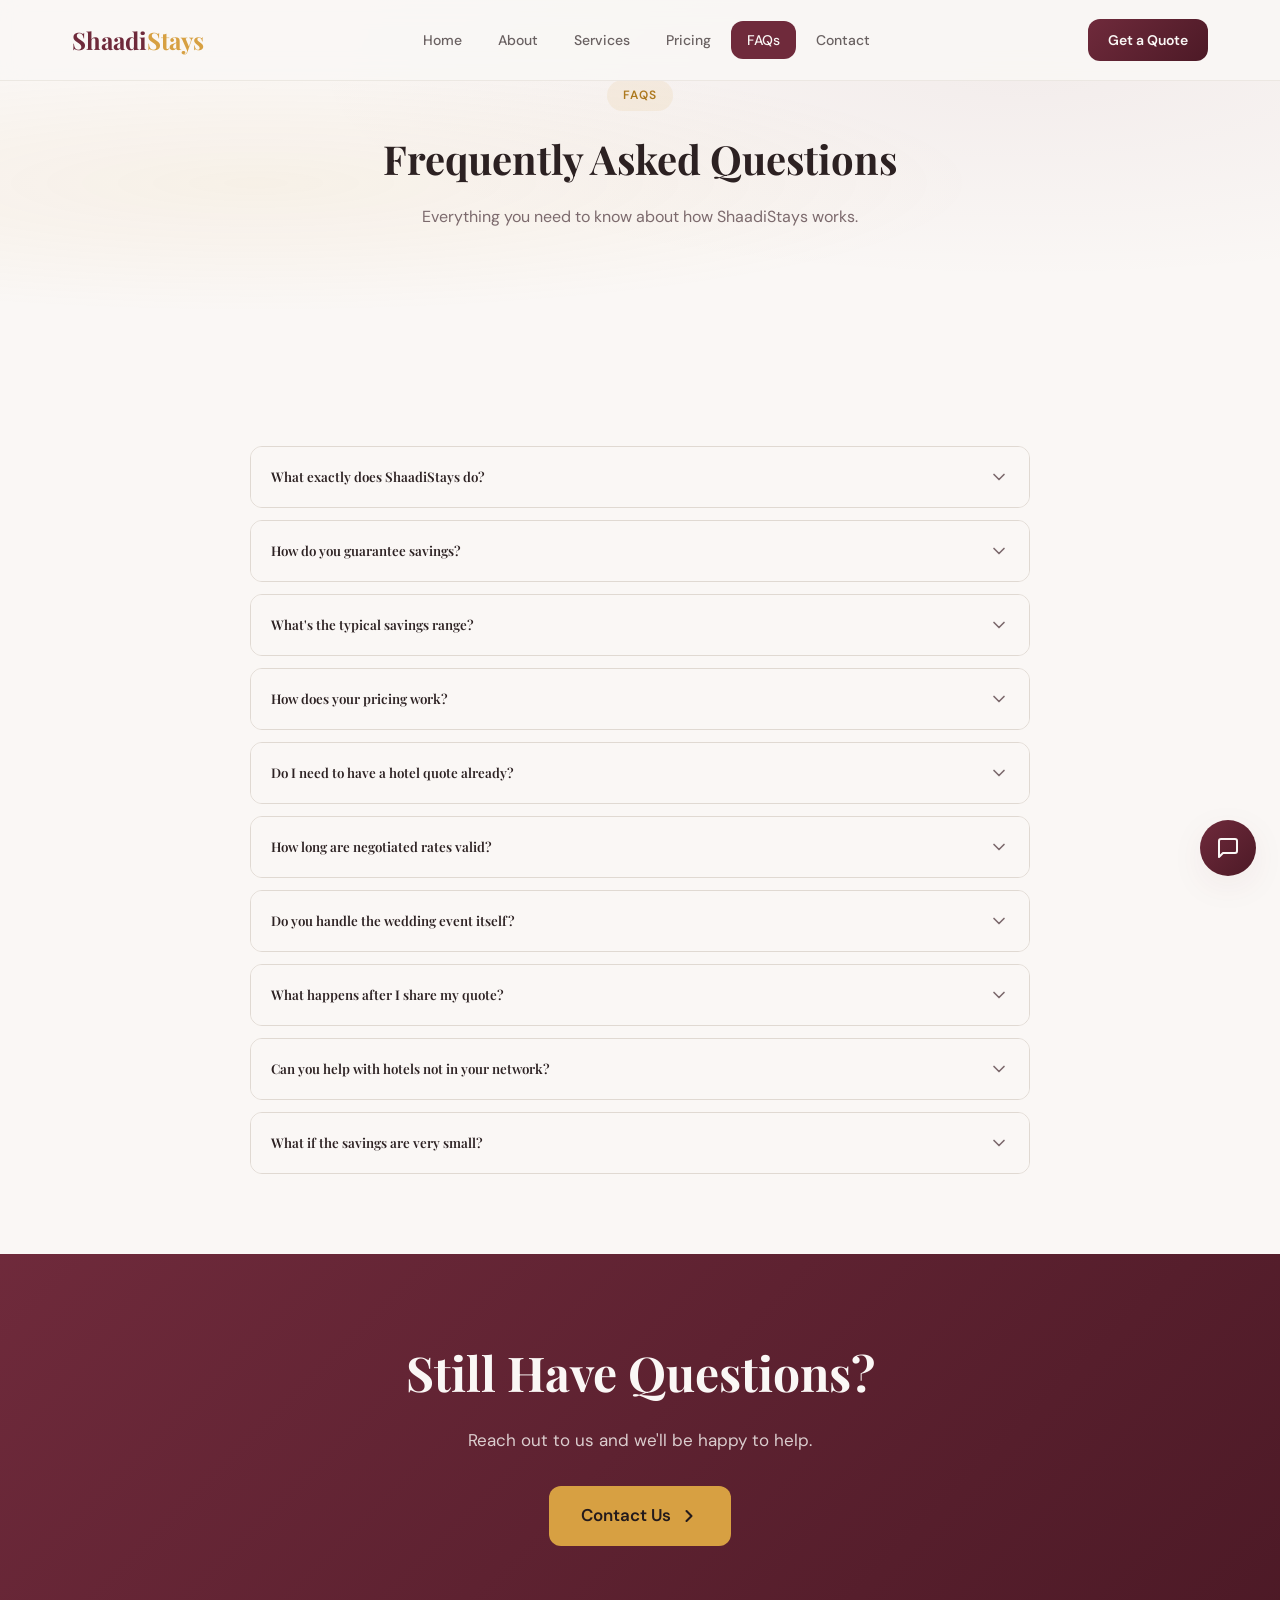
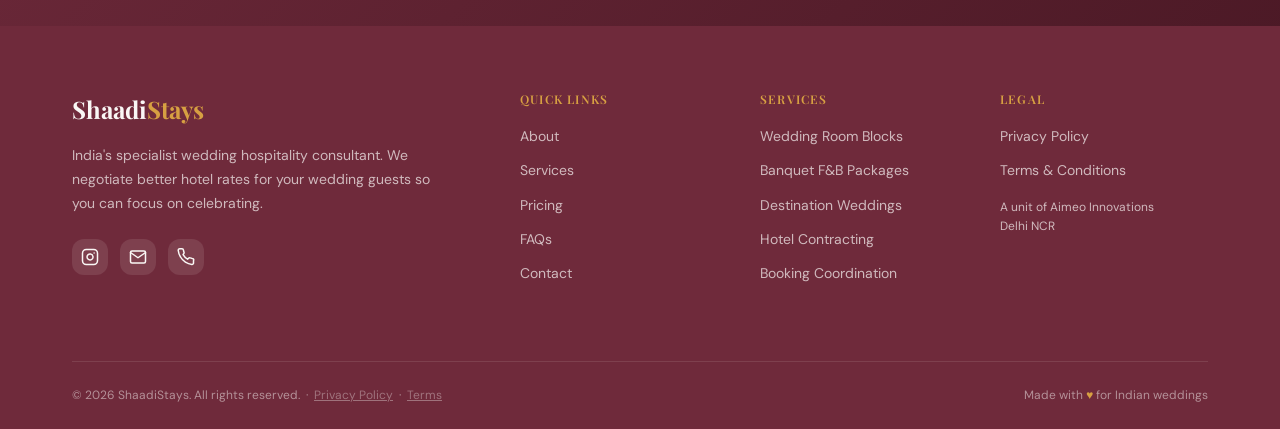
<file: faqs.html>
<!DOCTYPE html>
<html lang="en">
<head>
  <!-- Google tag (gtag.js) -->
  <script async src="https://www.googletagmanager.com/gtag/js?id=G-SME0163NPY"></script>
  <script>
    window.dataLayer = window.dataLayer || [];
    function gtag(){dataLayer.push(arguments);}
    gtag('js', new Date());
    gtag('config', 'G-SME0163NPY');
  </script>
  <meta charset="UTF-8" />
  <meta name="viewport" content="width=device-width, initial-scale=1.0" />
  <title>FAQs — ShaadiStays</title>
  <meta name="description" content="Frequently asked questions about ShaadiStays wedding hotel negotiation service." />
  <link rel="icon" type="image/png" href="assets/favicon.png" />
  <link rel="stylesheet" href="css/style.css" />
<script type="application/ld+json">
{
  "@context": "https://schema.org",
  "@type": "FAQPage",
  "mainEntity": [
    {
      "@type": "Question",
      "name": "What exactly does ShaadiStays do?",
      "acceptedAnswer": {
        "@type": "Answer",
        "text": "ShaadiStays is a wedding hospitality consultant specialising in negotiating better hotel rates for wedding guests. We handle room block bookings and banquet F&B package negotiations at 4-star and 5-star hotels across India and abroad."
      }
    },
    {
      "@type": "Question",
      "name": "How do you guarantee savings?",
      "acceptedAnswer": {
        "@type": "Answer",
        "text": "We benchmark our negotiations strictly against official hotel quotes that you provide. Our extensive network of pre-contracted rates with 7,500+ hotels allows us to secure B2B pricing that individual families cannot access. If we can't beat your existing quote, you pay nothing."
      }
    },
    {
      "@type": "Question",
      "name": "What is the typical savings range for wedding hotel bookings?",
      "acceptedAnswer": {
        "@type": "Answer",
        "text": "We typically reduce wedding hotel room quotes by 10–40%, depending on the hotel, dates, season, and inventory availability. For destination weddings with larger room blocks, savings tend to be on the higher end."
      }
    },
    {
      "@type": "Question",
      "name": "How does ShaadiStays pricing work?",
      "acceptedAnswer": {
        "@type": "Answer",
        "text": "It is 100% success-based. For rooms only or banquet only, we charge a 10% success fee. For combined rooms and banquet bookings, the fee drops to 7% of total booked value. If we don't save you money, you pay absolutely nothing."
      }
    },
    {
      "@type": "Question",
      "name": "Do I need to have a hotel quote already?",
      "acceptedAnswer": {
        "@type": "Answer",
        "text": "Yes, we work on verified hotel quotes. You should have already selected your hotel and received an official quote. This allows us to benchmark our negotiation and guarantee genuine savings. If you need help selecting a hotel, we can recommend properties too."
      }
    },
    {
      "@type": "Question",
      "name": "How long are negotiated rates valid?",
      "acceptedAnswer": {
        "@type": "Answer",
        "text": "Negotiated rates are valid for 48 hours. This ensures you get the freshest pricing based on current inventory and demand."
      }
    },
    {
      "@type": "Question",
      "name": "Does ShaadiStays handle wedding event planning?",
      "acceptedAnswer": {
        "@type": "Answer",
        "text": "No. We negotiate and structure commercial terms only — rooms and banquet pricing. Event execution, décor, planning, and coordination remain fully with the hotel and your wedding planner."
      }
    },
    {
      "@type": "Question",
      "name": "What happens after I share my hotel quote?",
      "acceptedAnswer": {
        "@type": "Answer",
        "text": "Once we start working on your booking, all hotel coordination is routed through us. We negotiate, present the better rate, and if you accept, we handle the booking process including follow-ups and confirmations until everything is finalized."
      }
    },
    {
      "@type": "Question",
      "name": "Can ShaadiStays help with hotels not in your network?",
      "acceptedAnswer": {
        "@type": "Answer",
        "text": "Absolutely. While we have contracts with 7,500+ hotels in India and hundreds internationally, we have established negotiation channels with most major hotel chains. Feel free to request any hotel — we'll negotiate on your behalf."
      }
    },
    {
      "@type": "Question",
      "name": "What if the savings are very small?",
      "acceptedAnswer": {
        "@type": "Answer",
        "text": "If savings are marginal, we'll tell you upfront and won't proceed. We believe in transparency — we only take on bookings where we can make a meaningful difference to your budget."
      }
    }
  ]
}
</script>
</head>
<body>

<!-- NAVBAR -->
<nav class="navbar">
  <div class="container">
    <div class="navbar-inner">
      <a href="index.html" class="logo">Shaadi<span>Stays</span></a>
      <div class="nav-links">
        <a href="index.html">Home</a>
        <a href="about.html">About</a>
        <a href="services.html">Services</a>
        <a href="pricing.html">Pricing</a>
        <a href="faqs.html" class="active">FAQs</a>
        <a href="contact.html">Contact</a>
      </div>
      <a href="contact.html" class="btn-quote">Get a Quote</a>
      <button class="hamburger" id="hamburger" aria-label="Toggle menu">
        <span></span><span></span><span></span>
      </button>
    </div>
  </div>
  <div class="mobile-menu" id="mobile-menu">
    <div class="mobile-menu-inner">
      <a href="index.html">Home</a>
      <a href="about.html">About</a>
      <a href="services.html">Services</a>
      <a href="pricing.html">Pricing</a>
      <a href="faqs.html" class="active">FAQs</a>
      <a href="contact.html">Contact</a>
      <a href="contact.html" class="btn-quote-mobile">Get a Quote</a>
    </div>
  </div>
</nav>

<!-- PAGE HERO -->
<section class="py-20 bg-hero-pattern page-top-pad">
  <div class="container">
    <div class="section-heading fade-in">
      <span class="section-badge">FAQs</span>
      <h2>Frequently Asked Questions</h2>
      <p>Everything you need to know about how ShaadiStays works.</p>
    </div>
  </div>
</section>

<!-- FAQ LIST -->
<section class="py-20">
  <div class="container">
    <div class="faq-list">

      <div class="faq-item fade-in">
        <button class="faq-question">
          <span>What exactly does ShaadiStays do?</span>
          <svg class="faq-chevron" viewBox="0 0 24 24"><polyline points="6 9 12 15 18 9"/></svg>
        </button>
        <div class="faq-answer">
          <p>We are a wedding hospitality consultant specializing in negotiating better hotel rates for wedding guests. We handle room block bookings and banquet F&amp;B package negotiations at 4★/5★ hotels across India and abroad. Think of us as your hotel commercial negotiation team.</p>
        </div>
      </div>

      <div class="faq-item fade-in" style="transition-delay:0.05s">
        <button class="faq-question">
          <span>How do you guarantee savings?</span>
          <svg class="faq-chevron" viewBox="0 0 24 24"><polyline points="6 9 12 15 18 9"/></svg>
        </button>
        <div class="faq-answer">
          <p>We benchmark our negotiations strictly against official hotel quotes that you provide. Our extensive network of pre-contracted rates with 7,500+ hotels allows us to secure B2B pricing that individual families cannot access. If we can't beat your existing quote, you pay nothing.</p>
        </div>
      </div>

      <div class="faq-item fade-in" style="transition-delay:0.1s">
        <button class="faq-question">
          <span>What's the typical savings range?</span>
          <svg class="faq-chevron" viewBox="0 0 24 24"><polyline points="6 9 12 15 18 9"/></svg>
        </button>
        <div class="faq-answer">
          <p>We typically reduce wedding hotel room quotes by 10–40%, depending on the hotel, dates, season, and inventory availability. For destination weddings with larger room blocks, savings tend to be on the higher end.</p>
        </div>
      </div>

      <div class="faq-item fade-in" style="transition-delay:0.15s">
        <button class="faq-question">
          <span>How does your pricing work?</span>
          <svg class="faq-chevron" viewBox="0 0 24 24"><polyline points="6 9 12 15 18 9"/></svg>
        </button>
        <div class="faq-answer">
          <p>It's 100% success-based. For rooms only or banquet only, we charge a 10% success fee. For combined rooms and banquet bookings, the fee drops to 7% of total booked value. If we don't save you money, you pay absolutely nothing.</p>
        </div>
      </div>

      <div class="faq-item fade-in" style="transition-delay:0.2s">
        <button class="faq-question">
          <span>Do I need to have a hotel quote already?</span>
          <svg class="faq-chevron" viewBox="0 0 24 24"><polyline points="6 9 12 15 18 9"/></svg>
        </button>
        <div class="faq-answer">
          <p>Yes, we work on verified hotel quotes. You should have already selected your hotel and received an official quote. This allows us to benchmark our negotiation and guarantee genuine savings. If you need help selecting a hotel, we can recommend properties too.</p>
        </div>
      </div>

      <div class="faq-item fade-in" style="transition-delay:0.25s">
        <button class="faq-question">
          <span>How long are negotiated rates valid?</span>
          <svg class="faq-chevron" viewBox="0 0 24 24"><polyline points="6 9 12 15 18 9"/></svg>
        </button>
        <div class="faq-answer">
          <p>Negotiated rates are valid for 48 hours. This ensures you get the freshest pricing based on current inventory and demand. We recommend being decision-ready when we present our rates.</p>
        </div>
      </div>

      <div class="faq-item fade-in" style="transition-delay:0.3s">
        <button class="faq-question">
          <span>Do you handle the wedding event itself?</span>
          <svg class="faq-chevron" viewBox="0 0 24 24"><polyline points="6 9 12 15 18 9"/></svg>
        </button>
        <div class="faq-answer">
          <p>No. We negotiate and structure commercial terms only — rooms and banquet pricing. Event execution, décor, planning, and coordination remain fully with the hotel and your wedding planner. We focus exclusively on saving you money on the hotel side.</p>
        </div>
      </div>

      <div class="faq-item fade-in" style="transition-delay:0.35s">
        <button class="faq-question">
          <span>What happens after I share my quote?</span>
          <svg class="faq-chevron" viewBox="0 0 24 24"><polyline points="6 9 12 15 18 9"/></svg>
        </button>
        <div class="faq-answer">
          <p>Once we start working on your booking, all hotel coordination is routed through us. We negotiate, present the better rate, and if you accept, we handle the booking process including follow-ups and confirmations until everything is finalized.</p>
        </div>
      </div>

      <div class="faq-item fade-in" style="transition-delay:0.4s">
        <button class="faq-question">
          <span>Can you help with hotels not in your network?</span>
          <svg class="faq-chevron" viewBox="0 0 24 24"><polyline points="6 9 12 15 18 9"/></svg>
        </button>
        <div class="faq-answer">
          <p>Absolutely! While we have contracts with 7,500+ hotels in India and 600+ abroad, we have established negotiation channels with most major hotel chains. Feel free to request any hotel — we'll negotiate on your behalf.</p>
        </div>
      </div>

      <div class="faq-item fade-in" style="transition-delay:0.45s">
        <button class="faq-question">
          <span>What if the savings are very small?</span>
          <svg class="faq-chevron" viewBox="0 0 24 24"><polyline points="6 9 12 15 18 9"/></svg>
        </button>
        <div class="faq-answer">
          <p>If savings are marginal, we'll tell you upfront and won't proceed. We believe in transparency — we only take on bookings where we can make a meaningful difference to your budget.</p>
        </div>
      </div>

    </div>
  </div>
</section>

<!-- CTA -->
<section class="cta-section bg-gradient-wine">
  <div class="container">
    <div class="fade-in">
      <h2>Still Have Questions?</h2>
      <p>Reach out to us and we'll be happy to help.</p>
      <a href="contact.html" class="btn btn-gold btn-lg">
        Contact Us
        <svg width="20" height="20" viewBox="0 0 24 24" fill="none" stroke="currentColor" stroke-width="2.5" stroke-linecap="round" stroke-linejoin="round"><polyline points="9 18 15 12 9 6"/></svg>
      </a>
    </div>
  </div>
</section>

<!-- FOOTER -->
<footer>
  <div class="container">
    <div class="footer-grid">
      <div class="footer-brand">
        <div class="logo">Shaadi<span>Stays</span></div>
        <p>India's specialist wedding hospitality consultant. We negotiate better hotel rates for your wedding guests so you can focus on celebrating.</p>
        <div class="footer-social">
          <a href="https://instagram.com/shaadistays" target="_blank" rel="noopener" aria-label="Instagram">
            <svg viewBox="0 0 24 24"><rect x="2" y="2" width="20" height="20" rx="5" ry="5"/><path d="M16 11.37A4 4 0 1 1 12.63 8 4 4 0 0 1 16 11.37z"/><line x1="17.5" y1="6.5" x2="17.51" y2="6.5"/></svg>
          </a>
          <a href="mailto:aimeoglobal@gmail.com" aria-label="Email">
            <svg viewBox="0 0 24 24"><path d="M4 4h16c1.1 0 2 .9 2 2v12c0 1.1-.9 2-2 2H4c-1.1 0-2-.9-2-2V6c0-1.1.9-2 2-2z"/><polyline points="22,6 12,13 2,6"/></svg>
          </a>
          <a href="tel:+918979636730" aria-label="Phone">
            <svg viewBox="0 0 24 24"><path d="M22 16.92v3a2 2 0 0 1-2.18 2 19.79 19.79 0 0 1-8.63-3.07A19.5 19.5 0 0 1 4.72 12a19.79 19.79 0 0 1-3.07-8.67A2 2 0 0 1 3.63 1h3a2 2 0 0 1 2 1.72 12.84 12.84 0 0 0 .7 2.81 2 2 0 0 1-.45 2.11L8.09 8.91a16 16 0 0 0 6 6l1.27-1.27a2 2 0 0 1 2.11-.45 12.84 12.84 0 0 0 2.81.7A2 2 0 0 1 22 16.92z"/></svg>
          </a>
        </div>
      </div>
      <div class="footer-col">
        <h4>Quick Links</h4>
        <a href="about.html">About</a>
        <a href="services.html">Services</a>
        <a href="pricing.html">Pricing</a>
        <a href="faqs.html">FAQs</a>
        <a href="contact.html">Contact</a>
      </div>
      <div class="footer-col">
        <h4>Services</h4>
        <p>Wedding Room Blocks</p>
        <p>Banquet F&amp;B Packages</p>
        <p>Destination Weddings</p>
        <p>Hotel Contracting</p>
        <p>Booking Coordination</p>
      </div>
      <div class="footer-col">
        <h4>Legal</h4>
        <a href="privacy-policy.html">Privacy Policy</a>
        <a href="terms.html">Terms &amp; Conditions</a>
        <p style="margin-top:1rem; font-size:0.75rem;">A unit of Aimeo Innovations<br>Delhi NCR</p>
      </div>
    </div>
    <div class="footer-bottom">
      <p>&copy; <span id="footer-year"></span> ShaadiStays. All rights reserved. &nbsp;·&nbsp; <a href="privacy-policy.html" style="color:inherit;text-decoration:underline;opacity:0.7">Privacy Policy</a> &nbsp;·&nbsp; <a href="terms.html" style="color:inherit;text-decoration:underline;opacity:0.7">Terms</a></p>
      <p>Made with <span class="heart">♥</span> for Indian weddings</p>
    </div>
  </div>
</footer>

<!-- CHATBOT -->
<button class="chat-trigger" id="chat-trigger" aria-label="Open chat">
  <svg viewBox="0 0 24 24"><path d="M21 15a2 2 0 0 1-2 2H7l-4 4V5a2 2 0 0 1 2-2h14a2 2 0 0 1 2 2z"/></svg>
</button>
<div class="chat-window hidden" id="chat-window">
  <div class="chat-header">
    <div class="chat-header-info"><p>ShaadiStays</p><p>Wedding Hotel Expert</p></div>
    <button class="chat-close" id="chat-close" aria-label="Close chat">
      <svg viewBox="0 0 24 24"><line x1="18" y1="6" x2="6" y2="18"/><line x1="6" y1="6" x2="18" y2="18"/></svg>
    </button>
  </div>
  <div class="chat-messages" id="chat-messages"></div>
  <div class="chat-footer" id="chat-footer"></div>
</div>

<script src="js/main.js"></script>
</body>
</html>
</file>
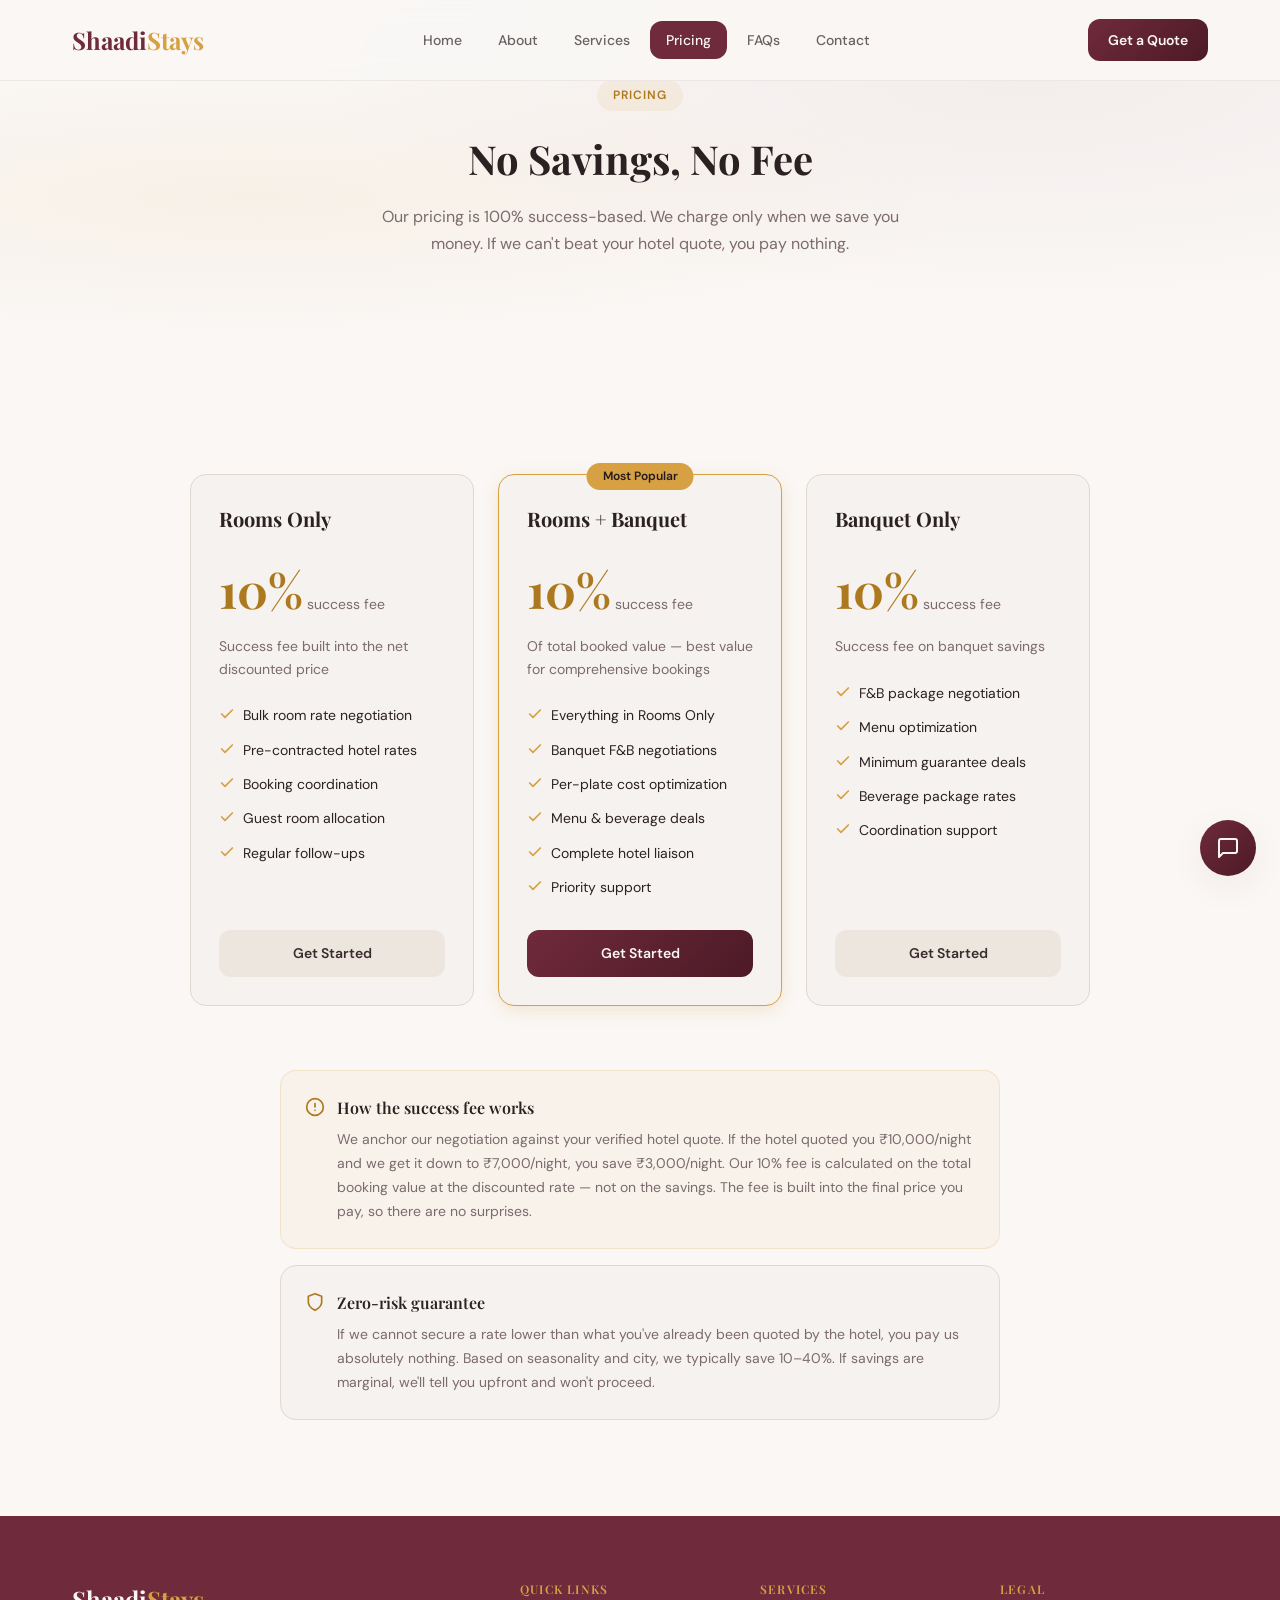
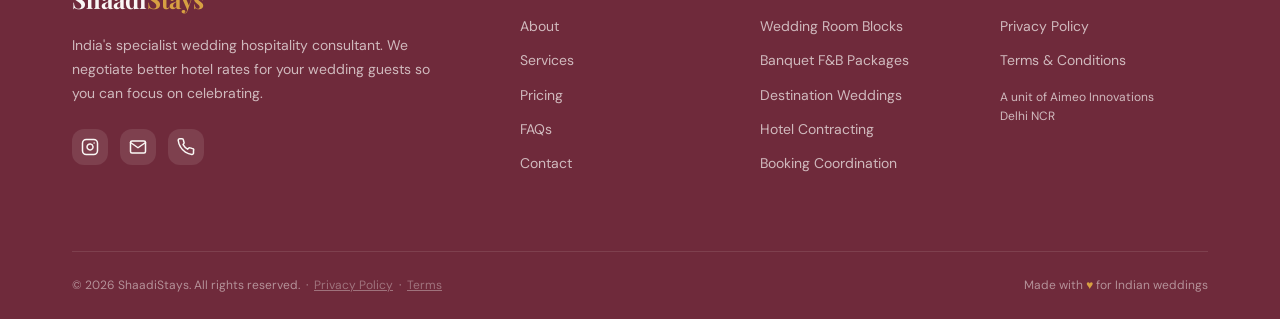
<file: pricing.html>
<!DOCTYPE html>
<html lang="en">
<head>
  <!-- Google tag (gtag.js) -->
  <script async src="https://www.googletagmanager.com/gtag/js?id=G-SME0163NPY"></script>
  <script>
    window.dataLayer = window.dataLayer || [];
    function gtag(){dataLayer.push(arguments);}
    gtag('js', new Date());
    gtag('config', 'G-SME0163NPY');
  </script>
  <meta charset="UTF-8" />
  <meta name="viewport" content="width=device-width, initial-scale=1.0" />
  <title>Pricing — ShaadiStays</title>
  <meta name="description" content="100% success-based pricing. We charge only when we save you money. Rooms only, banquet only, or combined packages." />
  <link rel="icon" type="image/png" href="assets/favicon.png" />
  <link rel="stylesheet" href="css/style.css" />
<script type="application/ld+json">
{
  "@context": "https://schema.org",
  "@type": "Service",
  "name": "Wedding Hotel Negotiation — Pricing",
  "url": "https://www.shaadistays.com/pricing.html",
  "provider": { "@id": "https://www.shaadistays.com/#business" },
  "description": "100% success-based pricing. ShaadiStays charges a fee only when it saves you money on your wedding hotel costs.",
  "hasOfferCatalog": {
    "@type": "OfferCatalog",
    "name": "ShaadiStays Pricing Plans",
    "itemListElement": [
      {
        "@type": "Offer",
        "name": "Rooms Only",
        "description": "Bulk room rate negotiation with pre-contracted hotel rates, booking coordination, guest room allocation and regular follow-ups.",
        "priceSpecification": {
          "@type": "UnitPriceSpecification",
          "price": "10",
          "priceCurrency": "PERCENT",
          "referenceQuantity": {
            "@type": "QuantitativeValue",
            "value": "1",
            "unitText": "success fee on discounted booking value"
          }
        }
      },
      {
        "@type": "Offer",
        "name": "Rooms + Banquet",
        "description": "Combined room block and banquet F&B negotiation with per-plate optimisation, menu and beverage deals, and complete hotel liaison.",
        "priceSpecification": {
          "@type": "UnitPriceSpecification",
          "price": "7",
          "priceCurrency": "PERCENT",
          "referenceQuantity": {
            "@type": "QuantitativeValue",
            "value": "1",
            "unitText": "success fee on total combined discounted value"
          }
        }
      },
      {
        "@type": "Offer",
        "name": "Banquet Only",
        "description": "F&B package negotiation, menu optimisation, minimum guarantee deals and beverage package rates.",
        "priceSpecification": {
          "@type": "UnitPriceSpecification",
          "price": "10",
          "priceCurrency": "PERCENT",
          "referenceQuantity": {
            "@type": "QuantitativeValue",
            "value": "1",
            "unitText": "success fee on banquet savings"
          }
        }
      }
    ]
  }
}
</script>
</head>
<body>

<!-- NAVBAR -->
<nav class="navbar">
  <div class="container">
    <div class="navbar-inner">
      <a href="index.html" class="logo">Shaadi<span>Stays</span></a>
      <div class="nav-links">
        <a href="index.html">Home</a>
        <a href="about.html">About</a>
        <a href="services.html">Services</a>
        <a href="pricing.html" class="active">Pricing</a>
        <a href="faqs.html">FAQs</a>
        <a href="contact.html">Contact</a>
      </div>
      <a href="contact.html" class="btn-quote">Get a Quote</a>
      <button class="hamburger" id="hamburger" aria-label="Toggle menu">
        <span></span><span></span><span></span>
      </button>
    </div>
  </div>
  <div class="mobile-menu" id="mobile-menu">
    <div class="mobile-menu-inner">
      <a href="index.html">Home</a>
      <a href="about.html">About</a>
      <a href="services.html">Services</a>
      <a href="pricing.html" class="active">Pricing</a>
      <a href="faqs.html">FAQs</a>
      <a href="contact.html">Contact</a>
      <a href="contact.html" class="btn-quote-mobile">Get a Quote</a>
    </div>
  </div>
</nav>

<!-- PAGE HERO -->
<section class="py-20 bg-hero-pattern page-top-pad">
  <div class="container">
    <div class="section-heading fade-in">
      <span class="section-badge">Pricing</span>
      <h2>No Savings, No Fee</h2>
      <p>Our pricing is 100% success-based. We charge only when we save you money. If we can't beat your hotel quote, you pay nothing.</p>
    </div>
  </div>
</section>

<!-- PRICING CARDS -->
<section class="py-20">
  <div class="container">
    <div class="pricing-grid">

      <!-- Rooms Only -->
      <div class="pricing-card fade-in">
        <h3>Rooms Only</h3>
        <div class="pricing-fee">
          <span class="num">10%</span>
          <span class="unit">success fee</span>
        </div>
        <p class="pricing-desc">Success fee built into the net discounted price</p>
        <ul class="pricing-features">
          <li><svg viewBox="0 0 24 24"><polyline points="20 6 9 17 4 12"/></svg> Bulk room rate negotiation</li>
          <li><svg viewBox="0 0 24 24"><polyline points="20 6 9 17 4 12"/></svg> Pre-contracted hotel rates</li>
          <li><svg viewBox="0 0 24 24"><polyline points="20 6 9 17 4 12"/></svg> Booking coordination</li>
          <li><svg viewBox="0 0 24 24"><polyline points="20 6 9 17 4 12"/></svg> Guest room allocation</li>
          <li><svg viewBox="0 0 24 24"><polyline points="20 6 9 17 4 12"/></svg> Regular follow-ups</li>
        </ul>
        <a href="contact.html" class="pricing-cta normal-cta">Get Started</a>
      </div>

      <!-- Rooms + Banquet (Popular) -->
      <div class="pricing-card popular fade-in" style="transition-delay:0.1s">
        <span class="popular-badge">Most Popular</span>
        <h3>Rooms + Banquet</h3>
        <div class="pricing-fee">
          <span class="num">10%</span>
          <span class="unit">success fee</span>
        </div>
        <p class="pricing-desc">Of total booked value — best value for comprehensive bookings</p>
        <ul class="pricing-features">
          <li><svg viewBox="0 0 24 24"><polyline points="20 6 9 17 4 12"/></svg> Everything in Rooms Only</li>
          <li><svg viewBox="0 0 24 24"><polyline points="20 6 9 17 4 12"/></svg> Banquet F&amp;B negotiations</li>
          <li><svg viewBox="0 0 24 24"><polyline points="20 6 9 17 4 12"/></svg> Per-plate cost optimization</li>
          <li><svg viewBox="0 0 24 24"><polyline points="20 6 9 17 4 12"/></svg> Menu &amp; beverage deals</li>
          <li><svg viewBox="0 0 24 24"><polyline points="20 6 9 17 4 12"/></svg> Complete hotel liaison</li>
          <li><svg viewBox="0 0 24 24"><polyline points="20 6 9 17 4 12"/></svg> Priority support</li>
        </ul>
        <a href="contact.html" class="pricing-cta popular-cta">Get Started</a>
      </div>

      <!-- Banquet Only -->
      <div class="pricing-card fade-in" style="transition-delay:0.2s">
        <h3>Banquet Only</h3>
        <div class="pricing-fee">
          <span class="num">10%</span>
          <span class="unit">success fee</span>
        </div>
        <p class="pricing-desc">Success fee on banquet savings</p>
        <ul class="pricing-features">
          <li><svg viewBox="0 0 24 24"><polyline points="20 6 9 17 4 12"/></svg> F&amp;B package negotiation</li>
          <li><svg viewBox="0 0 24 24"><polyline points="20 6 9 17 4 12"/></svg> Menu optimization</li>
          <li><svg viewBox="0 0 24 24"><polyline points="20 6 9 17 4 12"/></svg> Minimum guarantee deals</li>
          <li><svg viewBox="0 0 24 24"><polyline points="20 6 9 17 4 12"/></svg> Beverage package rates</li>
          <li><svg viewBox="0 0 24 24"><polyline points="20 6 9 17 4 12"/></svg> Coordination support</li>
        </ul>
        <a href="contact.html" class="pricing-cta normal-cta">Get Started</a>
      </div>

    </div>

    <!-- Info boxes -->
    <div class="pricing-info-box" style="margin-top:4rem">
      <div class="info-box gold-box fade-in">
        <svg viewBox="0 0 24 24"><circle cx="12" cy="12" r="10"/><line x1="12" y1="8" x2="12" y2="12"/><line x1="12" y1="16" x2="12.01" y2="16"/></svg>
        <div>
          <h4>How the success fee works</h4>
          <p>We anchor our negotiation against your verified hotel quote. If the hotel quoted you ₹10,000/night and we get it down to ₹7,000/night, you save ₹3,000/night. Our 10% fee is calculated on the total booking value at the discounted rate — not on the savings. The fee is built into the final price you pay, so there are no surprises.</p>
        </div>
      </div>
      <div class="info-box card-box fade-in">
        <svg viewBox="0 0 24 24"><path d="M12 22s8-4 8-10V5l-8-3-8 3v7c0 6 8 10 8 10z"/></svg>
        <div>
          <h4>Zero-risk guarantee</h4>
          <p>If we cannot secure a rate lower than what you've already been quoted by the hotel, you pay us absolutely nothing. Based on seasonality and city, we typically save 10–40%. If savings are marginal, we'll tell you upfront and won't proceed.</p>
        </div>
      </div>
    </div>
  </div>
</section>

<!-- FOOTER -->
<footer>
  <div class="container">
    <div class="footer-grid">
      <div class="footer-brand">
        <div class="logo">Shaadi<span>Stays</span></div>
        <p>India's specialist wedding hospitality consultant. We negotiate better hotel rates for your wedding guests so you can focus on celebrating.</p>
        <div class="footer-social">
          <a href="https://instagram.com/shaadistays" target="_blank" rel="noopener" aria-label="Instagram">
            <svg viewBox="0 0 24 24"><rect x="2" y="2" width="20" height="20" rx="5" ry="5"/><path d="M16 11.37A4 4 0 1 1 12.63 8 4 4 0 0 1 16 11.37z"/><line x1="17.5" y1="6.5" x2="17.51" y2="6.5"/></svg>
          </a>
          <a href="mailto:aimeoglobal@gmail.com" aria-label="Email">
            <svg viewBox="0 0 24 24"><path d="M4 4h16c1.1 0 2 .9 2 2v12c0 1.1-.9 2-2 2H4c-1.1 0-2-.9-2-2V6c0-1.1.9-2 2-2z"/><polyline points="22,6 12,13 2,6"/></svg>
          </a>
          <a href="tel:+918979636730" aria-label="Phone">
            <svg viewBox="0 0 24 24"><path d="M22 16.92v3a2 2 0 0 1-2.18 2 19.79 19.79 0 0 1-8.63-3.07A19.5 19.5 0 0 1 4.72 12a19.79 19.79 0 0 1-3.07-8.67A2 2 0 0 1 3.63 1h3a2 2 0 0 1 2 1.72 12.84 12.84 0 0 0 .7 2.81 2 2 0 0 1-.45 2.11L8.09 8.91a16 16 0 0 0 6 6l1.27-1.27a2 2 0 0 1 2.11-.45 12.84 12.84 0 0 0 2.81.7A2 2 0 0 1 22 16.92z"/></svg>
          </a>
        </div>
      </div>
      <div class="footer-col">
        <h4>Quick Links</h4>
        <a href="about.html">About</a>
        <a href="services.html">Services</a>
        <a href="pricing.html">Pricing</a>
        <a href="faqs.html">FAQs</a>
        <a href="contact.html">Contact</a>
      </div>
      <div class="footer-col">
        <h4>Services</h4>
        <p>Wedding Room Blocks</p>
        <p>Banquet F&amp;B Packages</p>
        <p>Destination Weddings</p>
        <p>Hotel Contracting</p>
        <p>Booking Coordination</p>
      </div>
      <div class="footer-col">
        <h4>Legal</h4>
        <a href="privacy-policy.html">Privacy Policy</a>
        <a href="terms.html">Terms &amp; Conditions</a>
        <p style="margin-top:1rem; font-size:0.75rem;">A unit of Aimeo Innovations<br>Delhi NCR</p>
      </div>
    </div>
    <div class="footer-bottom">
      <p>&copy; <span id="footer-year"></span> ShaadiStays. All rights reserved. &nbsp;·&nbsp; <a href="privacy-policy.html" style="color:inherit;text-decoration:underline;opacity:0.7">Privacy Policy</a> &nbsp;·&nbsp; <a href="terms.html" style="color:inherit;text-decoration:underline;opacity:0.7">Terms</a></p>
      <p>Made with <span class="heart">♥</span> for Indian weddings</p>
    </div>
  </div>
</footer>

<!-- CHATBOT -->
<button class="chat-trigger" id="chat-trigger" aria-label="Open chat">
  <svg viewBox="0 0 24 24"><path d="M21 15a2 2 0 0 1-2 2H7l-4 4V5a2 2 0 0 1 2-2h14a2 2 0 0 1 2 2z"/></svg>
</button>
<div class="chat-window hidden" id="chat-window">
  <div class="chat-header">
    <div class="chat-header-info"><p>ShaadiStays</p><p>Wedding Hotel Expert</p></div>
    <button class="chat-close" id="chat-close" aria-label="Close chat">
      <svg viewBox="0 0 24 24"><line x1="18" y1="6" x2="6" y2="18"/><line x1="6" y1="6" x2="18" y2="18"/></svg>
    </button>
  </div>
  <div class="chat-messages" id="chat-messages"></div>
  <div class="chat-footer" id="chat-footer"></div>
</div>

<script src="js/main.js"></script>
</body>
</html>
</file>
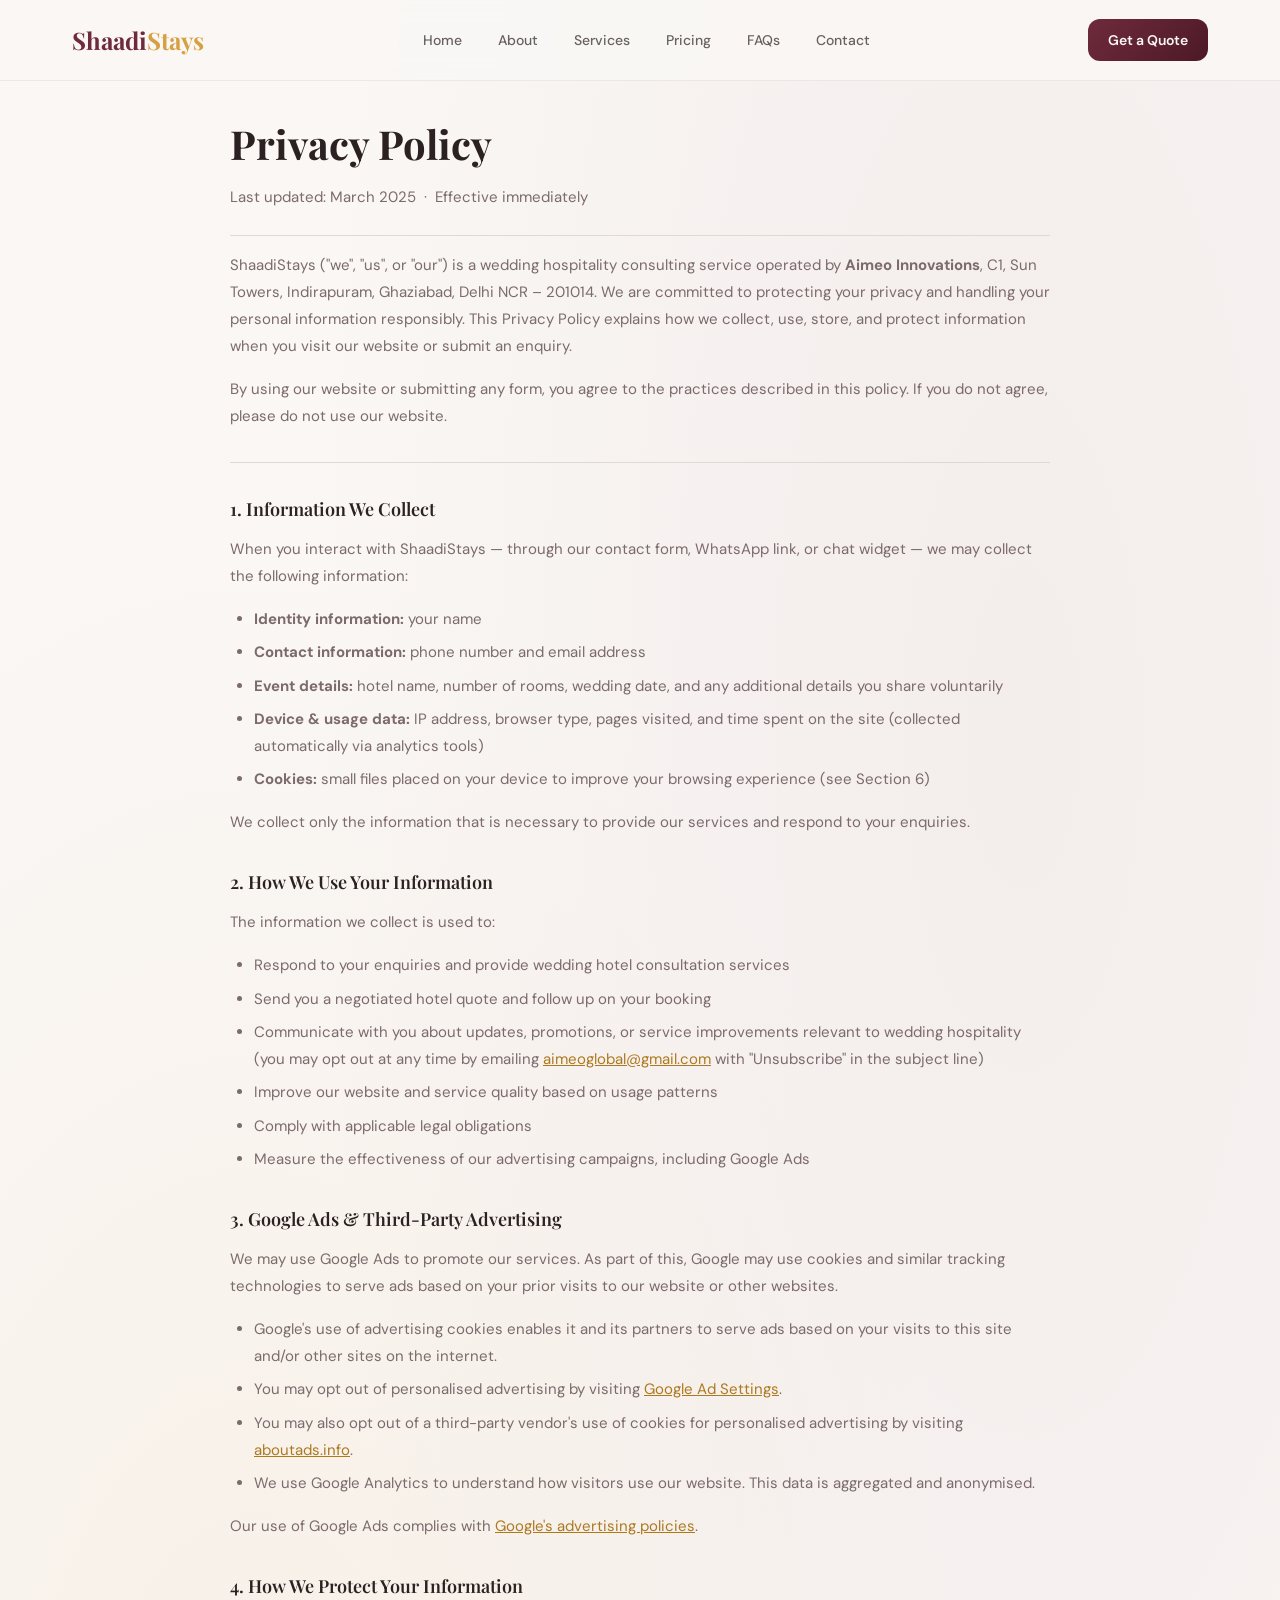
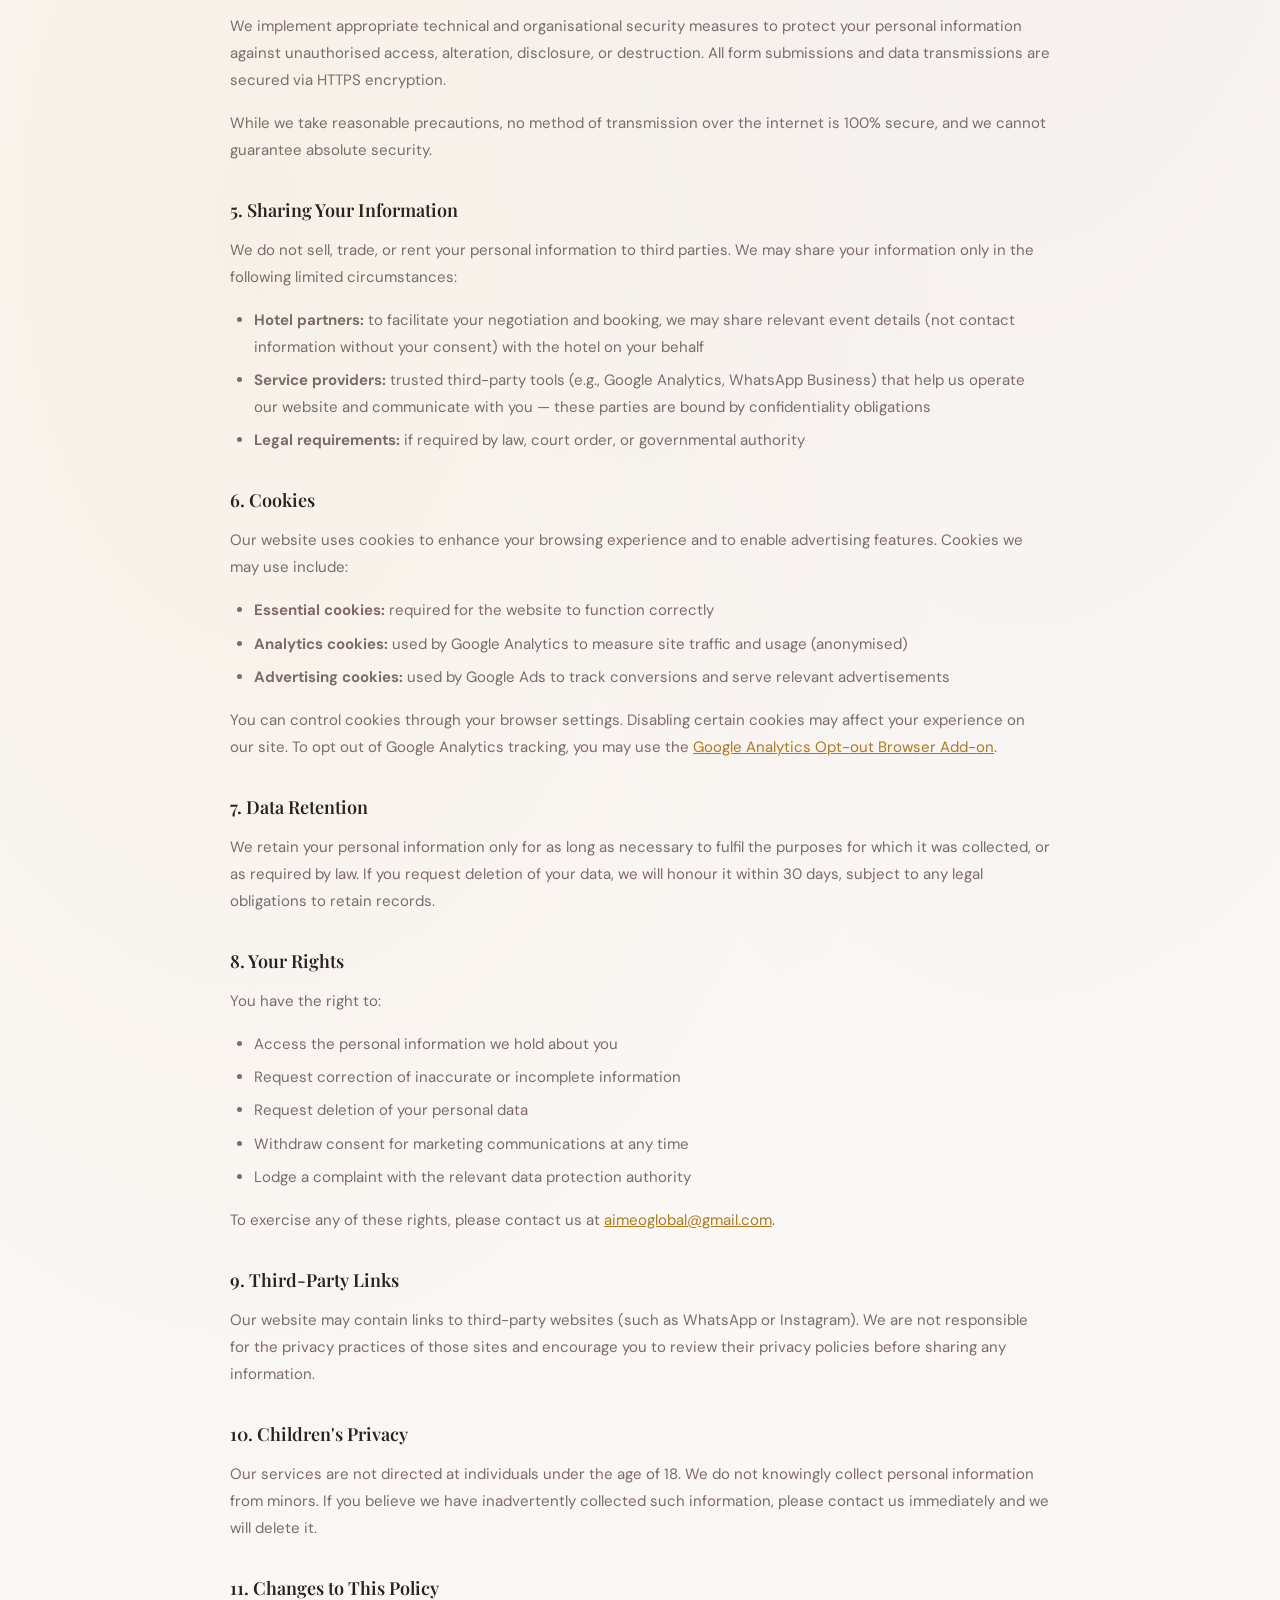
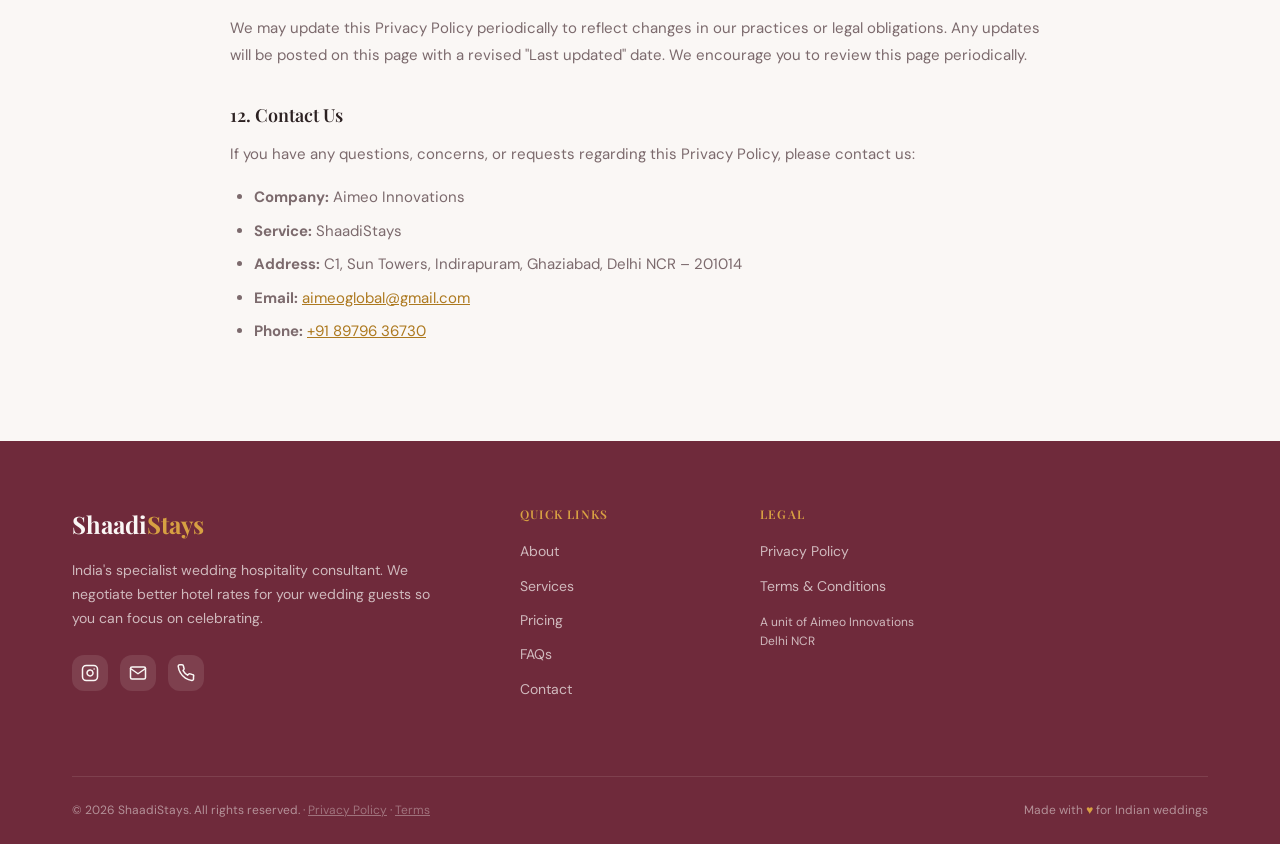
<file: privacy-policy.html>
<!DOCTYPE html>
<html lang="en">
<head>
  <!-- Google tag (gtag.js) -->
  <script async src="https://www.googletagmanager.com/gtag/js?id=G-SME0163NPY"></script>
  <script>
    window.dataLayer = window.dataLayer || [];
    function gtag(){dataLayer.push(arguments);}
    gtag('js', new Date());
    gtag('config', 'G-SME0163NPY');
  </script>
  <meta charset="UTF-8" />
  <meta name="viewport" content="width=device-width, initial-scale=1.0" />
  <title>Privacy Policy — ShaadiStays</title>
  <meta name="description" content="Privacy Policy for ShaadiStays — how we collect, use, and protect your personal information." />
  <link rel="icon" type="image/png" href="assets/favicon.png" />
  <link rel="stylesheet" href="css/style.css" />
  <style>
    .legal-wrap {
      max-width: 820px;
      margin: 0 auto;
      padding: 2rem 0 5rem;
    }
    .legal-wrap h1 {
      font-size: clamp(1.75rem, 4vw, 2.5rem);
      font-weight: 700;
      color: var(--fg);
      margin-bottom: 0.5rem;
    }
    .legal-meta {
      font-size: 0.875rem;
      color: var(--muted-fg);
      margin-bottom: 2.5rem;
      padding-bottom: 1.5rem;
      border-bottom: 1px solid var(--border);
    }
    .legal-wrap h2 {
      font-family: var(--font-display);
      font-size: 1.125rem;
      font-weight: 600;
      color: var(--fg);
      margin: 2rem 0 0.75rem;
    }
    .legal-wrap p {
      font-size: 0.9375rem;
      color: var(--muted-fg);
      line-height: 1.8;
      margin-bottom: 1rem;
    }
    .legal-wrap ul {
      list-style: disc;
      padding-left: 1.5rem;
      margin-bottom: 1rem;
    }
    .legal-wrap ul li {
      font-size: 0.9375rem;
      color: var(--muted-fg);
      line-height: 1.8;
      margin-bottom: 0.4rem;
    }
    .legal-wrap a { color: var(--gold-dark); text-decoration: underline; }
    .legal-wrap a:hover { color: var(--primary); }
    .legal-divider {
      border: none;
      border-top: 1px solid var(--border);
      margin: 2rem 0;
    }
  </style>
<script type="application/ld+json">
{
  "@context": "https://schema.org",
  "@type": "WebPage",
  "name": "Privacy Policy — ShaadiStays",
  "url": "https://www.shaadistays.com/privacy-policy.html",
  "description": "Privacy Policy for ShaadiStays by Aimeo Innovations. Learn how we collect, use and protect your personal information.",
  "publisher": { "@id": "https://www.shaadistays.com/#business" }
}
</script>
</head>
<body>

<!-- NAVBAR -->
<nav class="navbar">
  <div class="container">
    <div class="navbar-inner">
      <a href="index.html" class="logo">Shaadi<span>Stays</span></a>
      <div class="nav-links">
        <a href="index.html">Home</a>
        <a href="about.html">About</a>
        <a href="services.html">Services</a>
        <a href="pricing.html">Pricing</a>
        <a href="faqs.html">FAQs</a>
        <a href="contact.html">Contact</a>
      </div>
      <a href="contact.html" class="btn-quote">Get a Quote</a>
      <button class="hamburger" id="hamburger" aria-label="Toggle menu">
        <span></span><span></span><span></span>
      </button>
    </div>
  </div>
  <div class="mobile-menu" id="mobile-menu">
    <div class="mobile-menu-inner">
      <a href="index.html">Home</a>
      <a href="about.html">About</a>
      <a href="services.html">Services</a>
      <a href="pricing.html">Pricing</a>
      <a href="faqs.html">FAQs</a>
      <a href="contact.html">Contact</a>
      <a href="contact.html" class="btn-quote-mobile">Get a Quote</a>
    </div>
  </div>
</nav>

<div style="padding-top: 80px;" class="bg-hero-pattern">
  <div class="container">
    <div class="legal-wrap">

      <h1>Privacy Policy</h1>
      <p class="legal-meta">Last updated: March 2025 &nbsp;·&nbsp; Effective immediately</p>

      <p>ShaadiStays ("we", "us", or "our") is a wedding hospitality consulting service operated by <strong>Aimeo Innovations</strong>, C1, Sun Towers, Indirapuram, Ghaziabad, Delhi NCR – 201014. We are committed to protecting your privacy and handling your personal information responsibly. This Privacy Policy explains how we collect, use, store, and protect information when you visit our website or submit an enquiry.</p>
      <p>By using our website or submitting any form, you agree to the practices described in this policy. If you do not agree, please do not use our website.</p>

      <hr class="legal-divider" />

      <h2>1. Information We Collect</h2>
      <p>When you interact with ShaadiStays — through our contact form, WhatsApp link, or chat widget — we may collect the following information:</p>
      <ul>
        <li><strong>Identity information:</strong> your name</li>
        <li><strong>Contact information:</strong> phone number and email address</li>
        <li><strong>Event details:</strong> hotel name, number of rooms, wedding date, and any additional details you share voluntarily</li>
        <li><strong>Device & usage data:</strong> IP address, browser type, pages visited, and time spent on the site (collected automatically via analytics tools)</li>
        <li><strong>Cookies:</strong> small files placed on your device to improve your browsing experience (see Section 6)</li>
      </ul>
      <p>We collect only the information that is necessary to provide our services and respond to your enquiries.</p>

      <h2>2. How We Use Your Information</h2>
      <p>The information we collect is used to:</p>
      <ul>
        <li>Respond to your enquiries and provide wedding hotel consultation services</li>
        <li>Send you a negotiated hotel quote and follow up on your booking</li>
        <li>Communicate with you about updates, promotions, or service improvements relevant to wedding hospitality (you may opt out at any time by emailing <a href="mailto:aimeoglobal@gmail.com">aimeoglobal@gmail.com</a> with "Unsubscribe" in the subject line)</li>
        <li>Improve our website and service quality based on usage patterns</li>
        <li>Comply with applicable legal obligations</li>
        <li>Measure the effectiveness of our advertising campaigns, including Google Ads</li>
      </ul>

      <h2>3. Google Ads &amp; Third-Party Advertising</h2>
      <p>We may use Google Ads to promote our services. As part of this, Google may use cookies and similar tracking technologies to serve ads based on your prior visits to our website or other websites.</p>
      <ul>
        <li>Google's use of advertising cookies enables it and its partners to serve ads based on your visits to this site and/or other sites on the internet.</li>
        <li>You may opt out of personalised advertising by visiting <a href="https://www.google.com/settings/ads" target="_blank" rel="noopener">Google Ad Settings</a>.</li>
        <li>You may also opt out of a third-party vendor's use of cookies for personalised advertising by visiting <a href="https://www.aboutads.info" target="_blank" rel="noopener">aboutads.info</a>.</li>
        <li>We use Google Analytics to understand how visitors use our website. This data is aggregated and anonymised.</li>
      </ul>
      <p>Our use of Google Ads complies with <a href="https://policies.google.com/technologies/ads" target="_blank" rel="noopener">Google's advertising policies</a>.</p>

      <h2>4. How We Protect Your Information</h2>
      <p>We implement appropriate technical and organisational security measures to protect your personal information against unauthorised access, alteration, disclosure, or destruction. All form submissions and data transmissions are secured via HTTPS encryption.</p>
      <p>While we take reasonable precautions, no method of transmission over the internet is 100% secure, and we cannot guarantee absolute security.</p>

      <h2>5. Sharing Your Information</h2>
      <p>We do not sell, trade, or rent your personal information to third parties. We may share your information only in the following limited circumstances:</p>
      <ul>
        <li><strong>Hotel partners:</strong> to facilitate your negotiation and booking, we may share relevant event details (not contact information without your consent) with the hotel on your behalf</li>
        <li><strong>Service providers:</strong> trusted third-party tools (e.g., Google Analytics, WhatsApp Business) that help us operate our website and communicate with you — these parties are bound by confidentiality obligations</li>
        <li><strong>Legal requirements:</strong> if required by law, court order, or governmental authority</li>
      </ul>

      <h2>6. Cookies</h2>
      <p>Our website uses cookies to enhance your browsing experience and to enable advertising features. Cookies we may use include:</p>
      <ul>
        <li><strong>Essential cookies:</strong> required for the website to function correctly</li>
        <li><strong>Analytics cookies:</strong> used by Google Analytics to measure site traffic and usage (anonymised)</li>
        <li><strong>Advertising cookies:</strong> used by Google Ads to track conversions and serve relevant advertisements</li>
      </ul>
      <p>You can control cookies through your browser settings. Disabling certain cookies may affect your experience on our site. To opt out of Google Analytics tracking, you may use the <a href="https://tools.google.com/dlpage/gaoptout" target="_blank" rel="noopener">Google Analytics Opt-out Browser Add-on</a>.</p>

      <h2>7. Data Retention</h2>
      <p>We retain your personal information only for as long as necessary to fulfil the purposes for which it was collected, or as required by law. If you request deletion of your data, we will honour it within 30 days, subject to any legal obligations to retain records.</p>

      <h2>8. Your Rights</h2>
      <p>You have the right to:</p>
      <ul>
        <li>Access the personal information we hold about you</li>
        <li>Request correction of inaccurate or incomplete information</li>
        <li>Request deletion of your personal data</li>
        <li>Withdraw consent for marketing communications at any time</li>
        <li>Lodge a complaint with the relevant data protection authority</li>
      </ul>
      <p>To exercise any of these rights, please contact us at <a href="mailto:aimeoglobal@gmail.com">aimeoglobal@gmail.com</a>.</p>

      <h2>9. Third-Party Links</h2>
      <p>Our website may contain links to third-party websites (such as WhatsApp or Instagram). We are not responsible for the privacy practices of those sites and encourage you to review their privacy policies before sharing any information.</p>

      <h2>10. Children's Privacy</h2>
      <p>Our services are not directed at individuals under the age of 18. We do not knowingly collect personal information from minors. If you believe we have inadvertently collected such information, please contact us immediately and we will delete it.</p>

      <h2>11. Changes to This Policy</h2>
      <p>We may update this Privacy Policy periodically to reflect changes in our practices or legal obligations. Any updates will be posted on this page with a revised "Last updated" date. We encourage you to review this page periodically.</p>

      <h2>12. Contact Us</h2>
      <p>If you have any questions, concerns, or requests regarding this Privacy Policy, please contact us:</p>
      <ul>
        <li><strong>Company:</strong> Aimeo Innovations</li>
        <li><strong>Service:</strong> ShaadiStays</li>
        <li><strong>Address:</strong> C1, Sun Towers, Indirapuram, Ghaziabad, Delhi NCR – 201014</li>
        <li><strong>Email:</strong> <a href="mailto:aimeoglobal@gmail.com">aimeoglobal@gmail.com</a></li>
        <li><strong>Phone:</strong> <a href="tel:+918979636730">+91 89796 36730</a></li>
      </ul>

    </div>
  </div>
</div>

<!-- FOOTER -->
<footer>
  <div class="container">
    <div class="footer-grid">
      <div class="footer-brand">
        <div class="logo">Shaadi<span>Stays</span></div>
        <p>India's specialist wedding hospitality consultant. We negotiate better hotel rates for your wedding guests so you can focus on celebrating.</p>
        <div class="footer-social">
          <a href="https://instagram.com/shaadistays" target="_blank" rel="noopener" aria-label="Instagram">
            <svg viewBox="0 0 24 24"><rect x="2" y="2" width="20" height="20" rx="5" ry="5"/><path d="M16 11.37A4 4 0 1 1 12.63 8 4 4 0 0 1 16 11.37z"/><line x1="17.5" y1="6.5" x2="17.51" y2="6.5"/></svg>
          </a>
          <a href="mailto:aimeoglobal@gmail.com" aria-label="Email">
            <svg viewBox="0 0 24 24"><path d="M4 4h16c1.1 0 2 .9 2 2v12c0 1.1-.9 2-2 2H4c-1.1 0-2-.9-2-2V6c0-1.1.9-2 2-2z"/><polyline points="22,6 12,13 2,6"/></svg>
          </a>
          <a href="tel:+918979636730" aria-label="Phone">
            <svg viewBox="0 0 24 24"><path d="M22 16.92v3a2 2 0 0 1-2.18 2 19.79 19.79 0 0 1-8.63-3.07A19.5 19.5 0 0 1 4.72 12a19.79 19.79 0 0 1-3.07-8.67A2 2 0 0 1 3.63 1h3a2 2 0 0 1 2 1.72 12.84 12.84 0 0 0 .7 2.81 2 2 0 0 1-.45 2.11L8.09 8.91a16 16 0 0 0 6 6l1.27-1.27a2 2 0 0 1 2.11-.45 12.84 12.84 0 0 0 2.81.7A2 2 0 0 1 22 16.92z"/></svg>
          </a>
        </div>
      </div>
      <div class="footer-col">
        <h4>Quick Links</h4>
        <a href="about.html">About</a>
        <a href="services.html">Services</a>
        <a href="pricing.html">Pricing</a>
        <a href="faqs.html">FAQs</a>
        <a href="contact.html">Contact</a>
      </div>
      <div class="footer-col">
        <h4>Legal</h4>
        <a href="privacy-policy.html">Privacy Policy</a>
        <a href="terms.html">Terms &amp; Conditions</a>
        <p style="margin-top:1rem; font-size:0.75rem;">A unit of Aimeo Innovations<br>Delhi NCR</p>
      </div>
    </div>
    <div class="footer-bottom">
      <p>&copy; <span id="footer-year"></span> ShaadiStays. All rights reserved. · <a href="privacy-policy.html" style="color:inherit;text-decoration:underline;opacity:0.7">Privacy Policy</a> · <a href="terms.html" style="color:inherit;text-decoration:underline;opacity:0.7">Terms</a></p>
      <p>Made with <span class="heart">♥</span> for Indian weddings</p>
    </div>
  </div>
</footer>

<script src="js/main.js"></script>
</body>
</html>
</file>
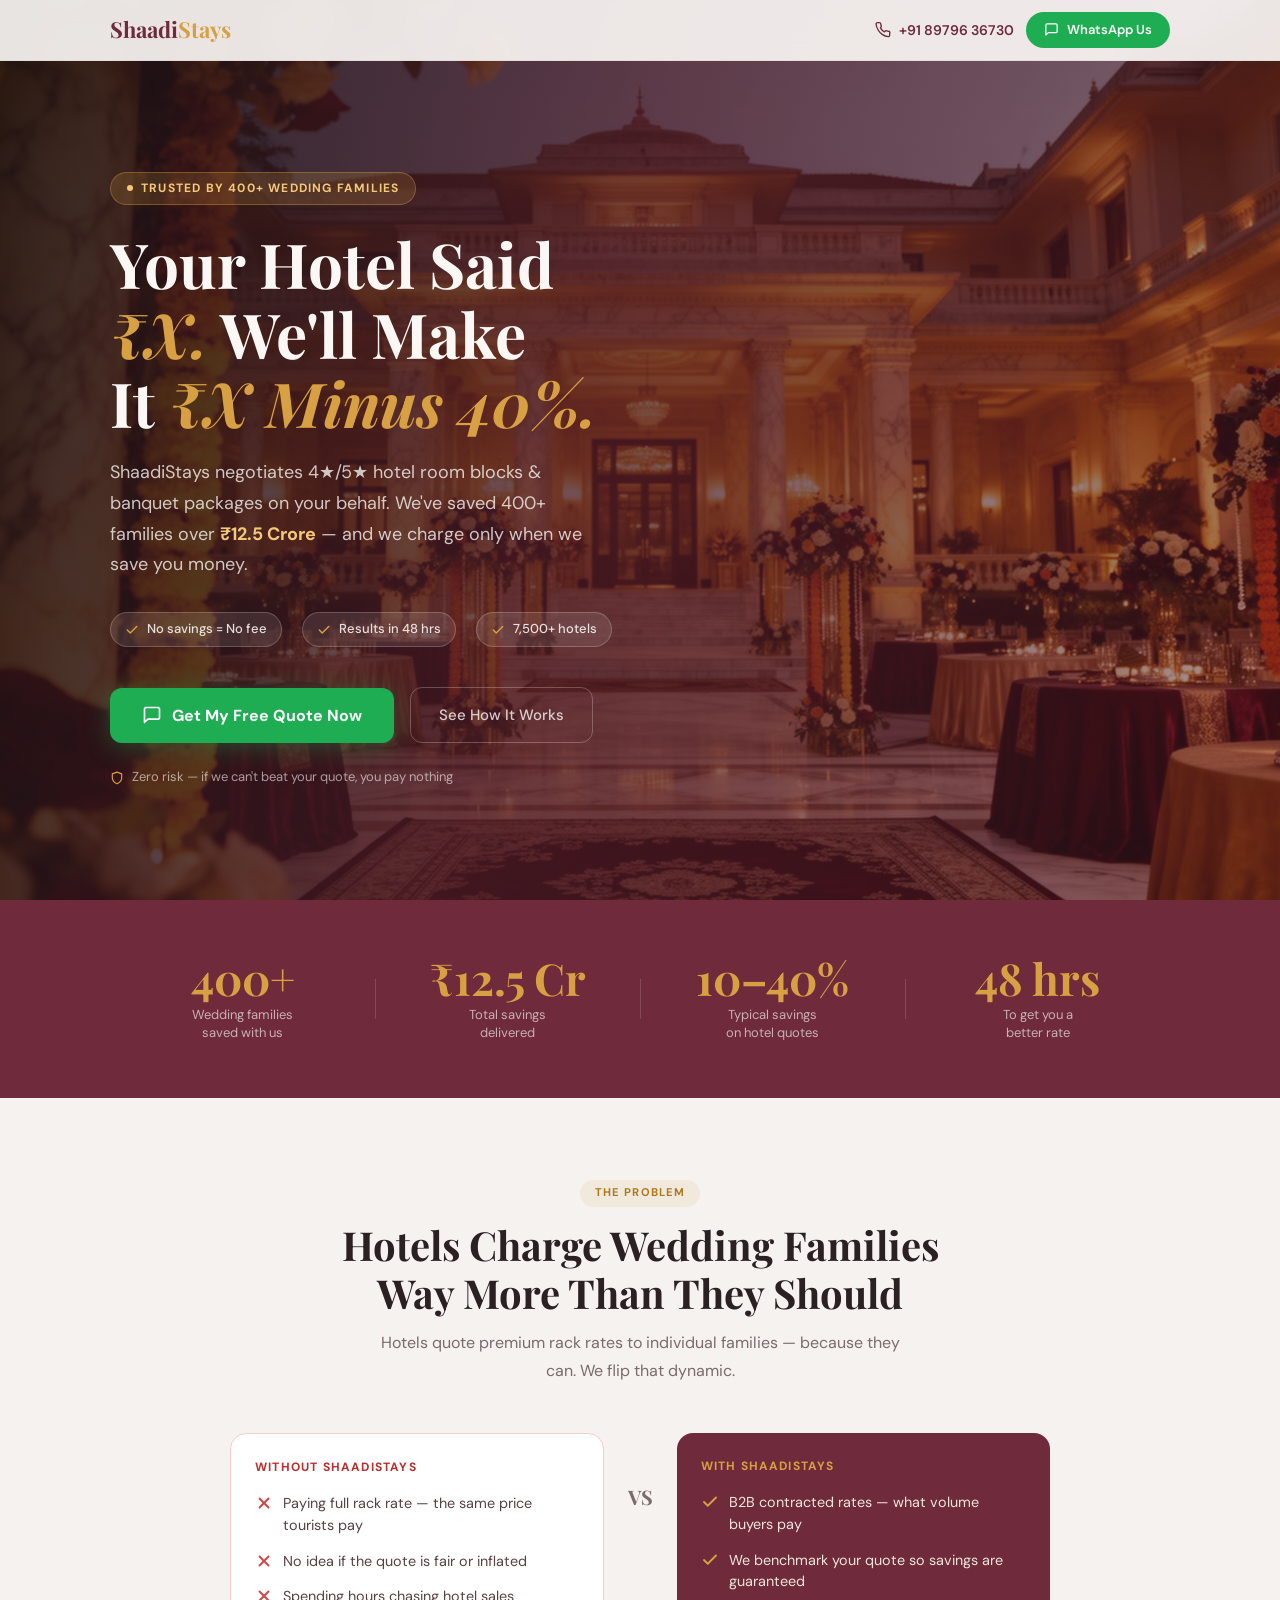
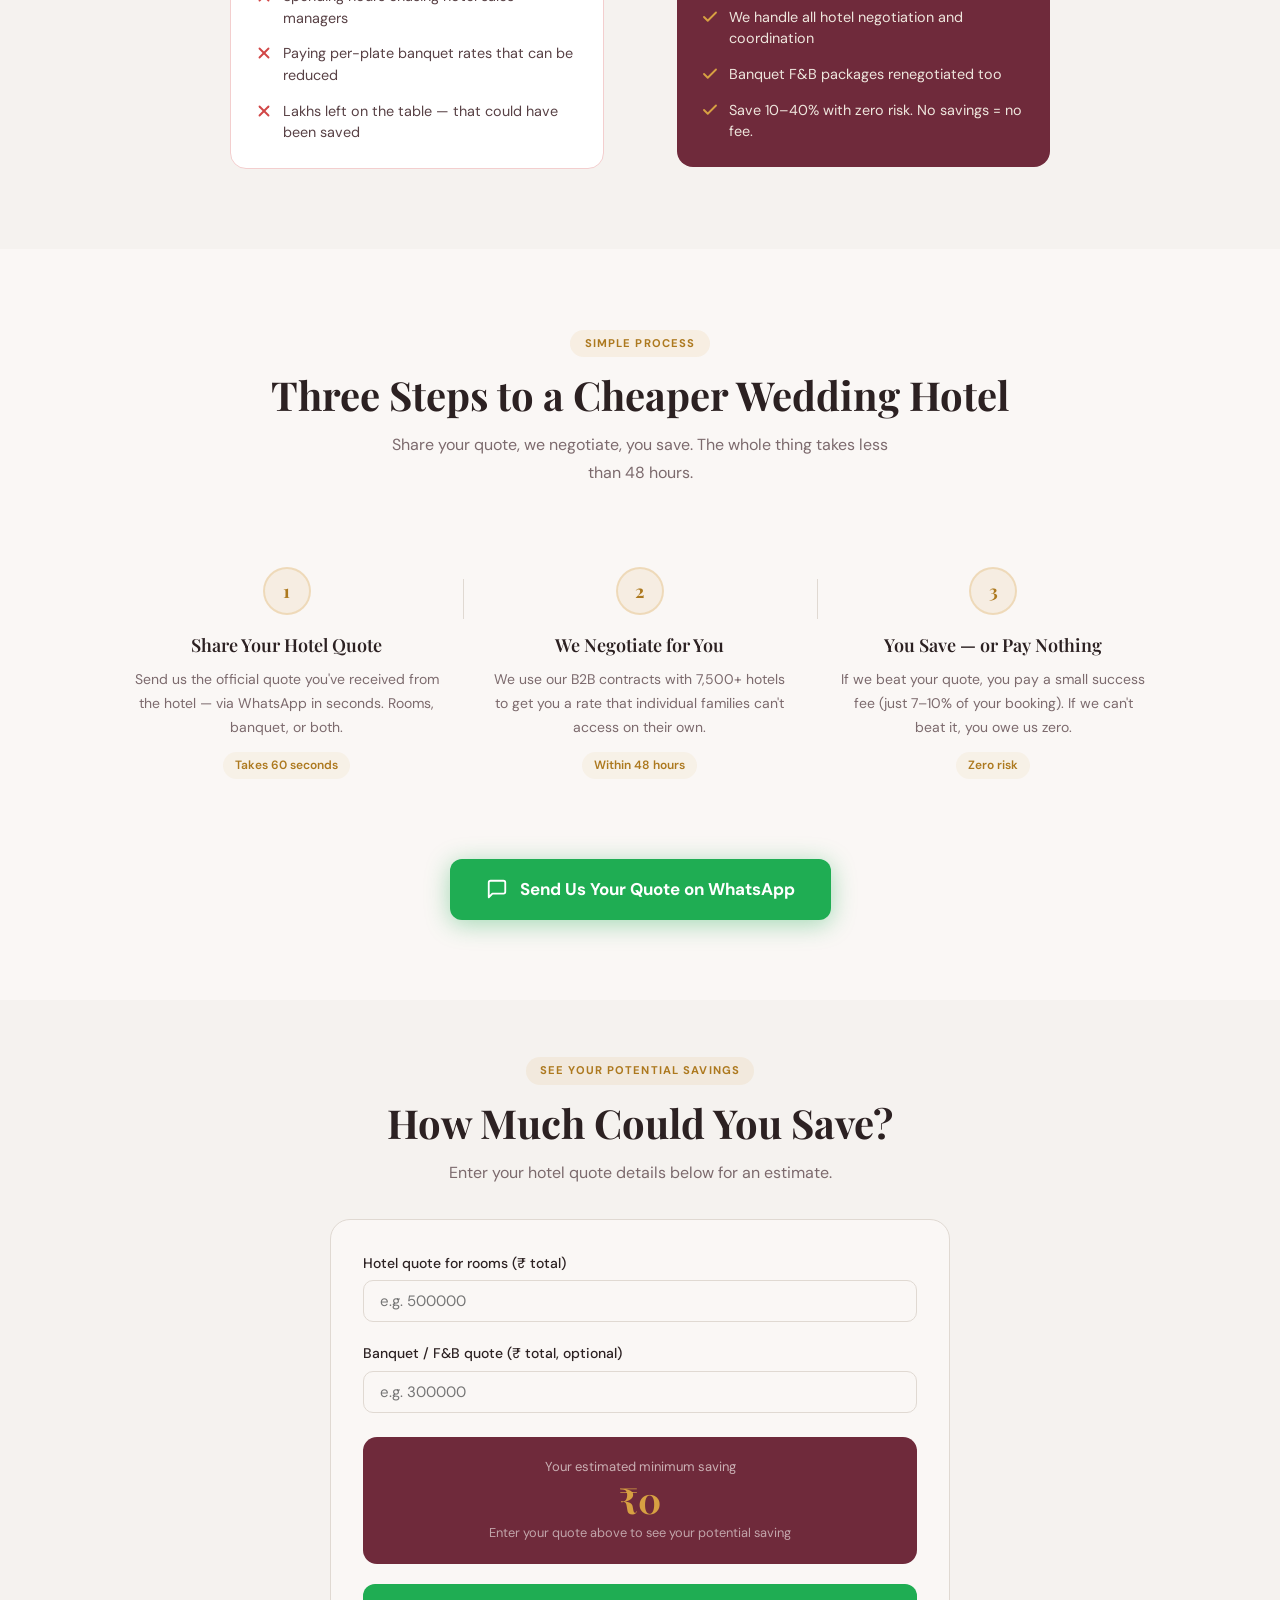
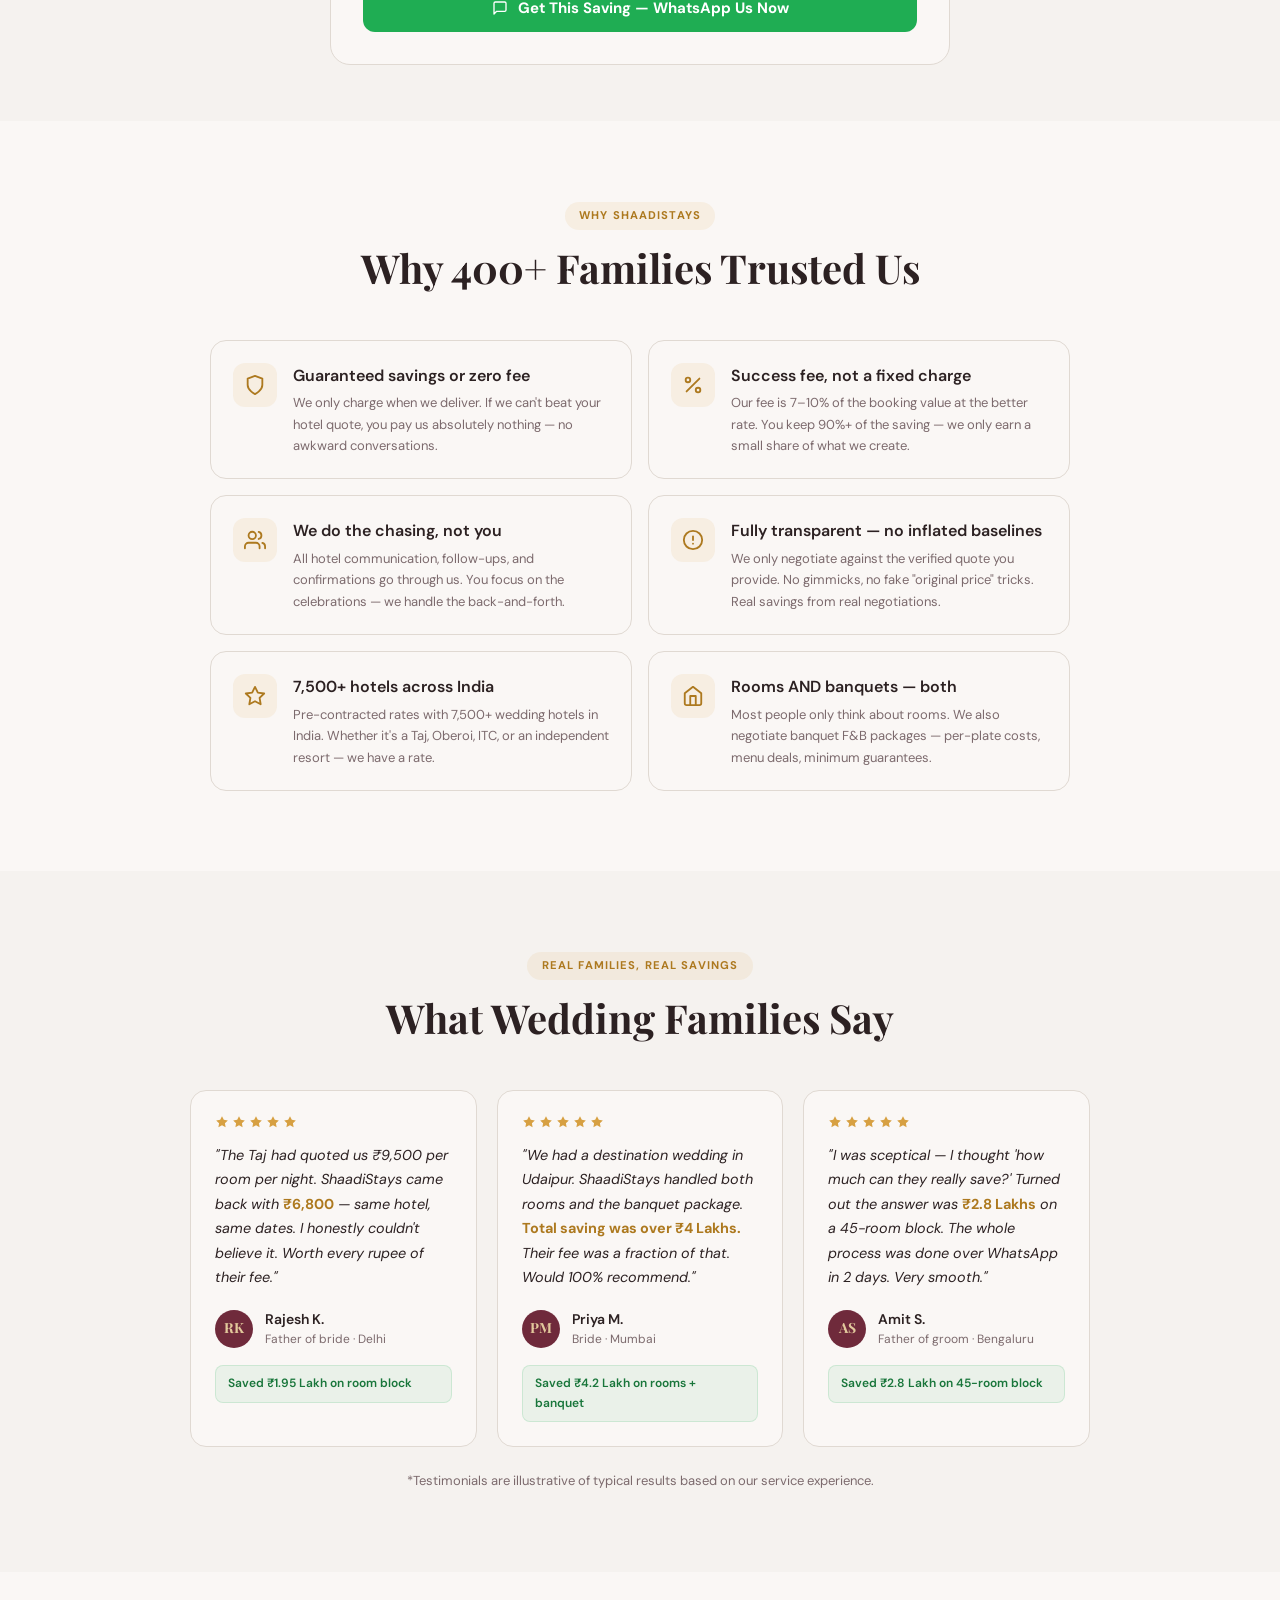
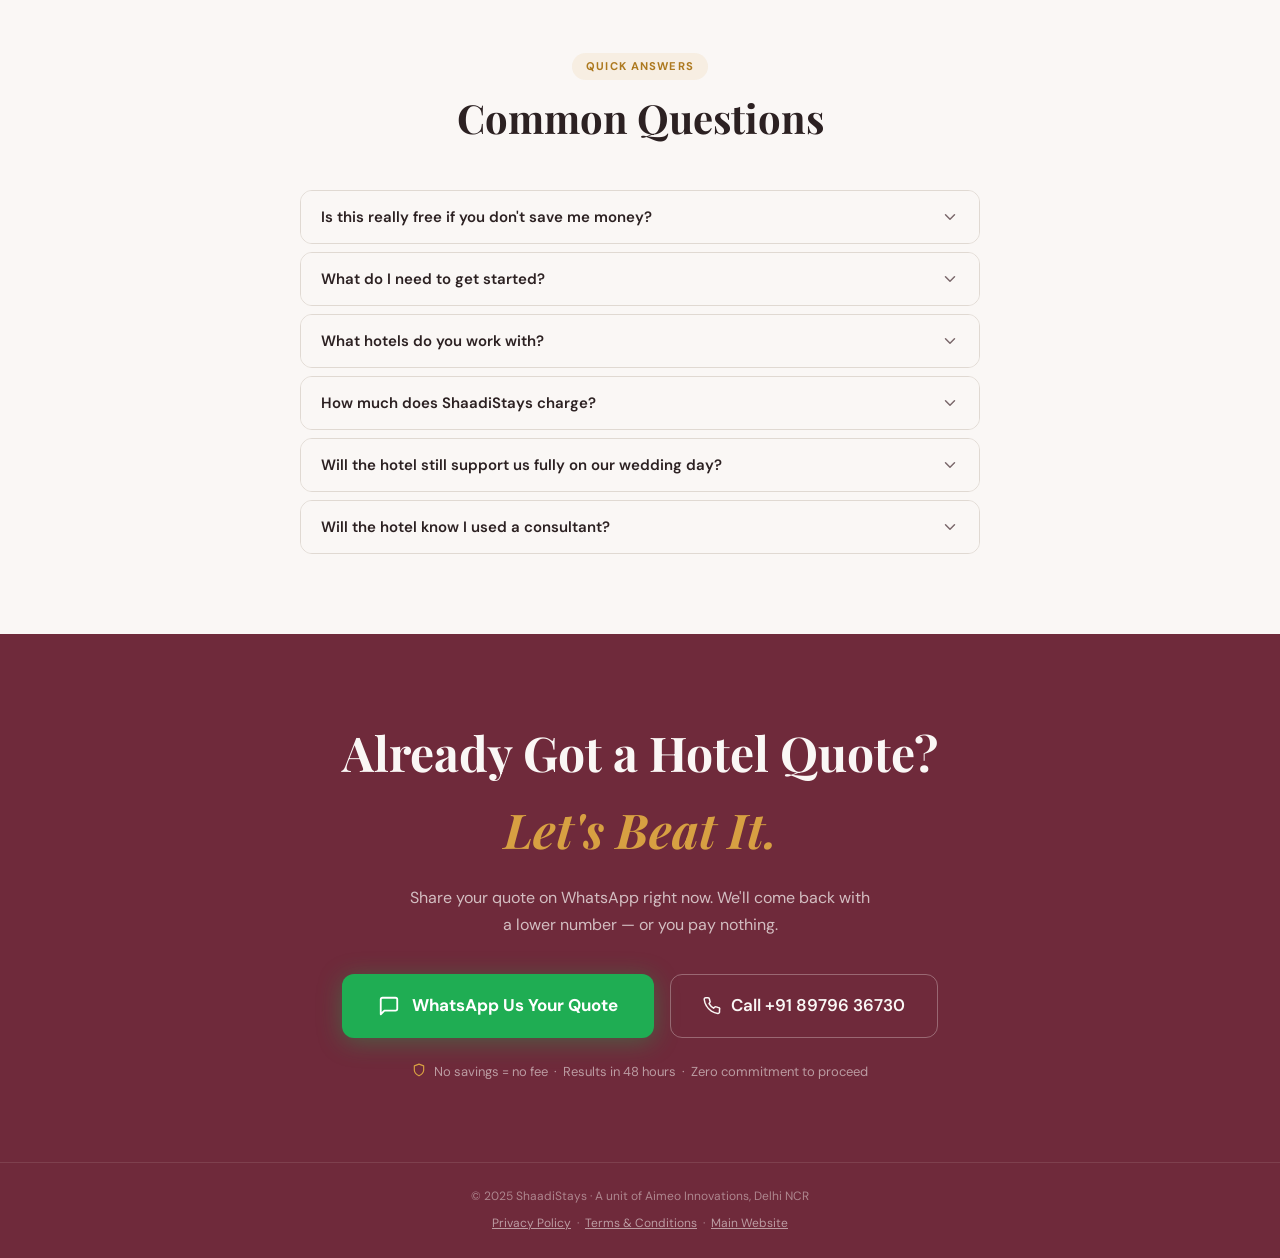
<file: savenow.html>
<!DOCTYPE html>
<html lang="en">
<head>
  <!-- Google tag (gtag.js) -->
  <script async src="https://www.googletagmanager.com/gtag/js?id=G-SME0163NPY"></script>
  <script>
    window.dataLayer = window.dataLayer || [];
    function gtag(){dataLayer.push(arguments);}
    gtag('js', new Date());
    gtag('config', 'G-SME0163NPY');
  </script>
  <meta charset="UTF-8" />
  <meta name="viewport" content="width=device-width, initial-scale=1.0" />
  <title>Save 10–40% on Your Wedding Hotel — ShaadiStays</title>
  <meta name="description" content="400+ wedding families have saved ₹12.5 Crore with ShaadiStays. We negotiate your hotel quote — rooms & banquet. No savings, no fee. Get your free quote in 60 seconds." />
  <meta name="robots" content="noindex" />
  <link rel="icon" type="image/png" href="assets/favicon.png" />
  <link rel="preconnect" href="https://fonts.googleapis.com" />
  <link rel="preconnect" href="https://fonts.gstatic.com" crossorigin />
  <link href="https://fonts.googleapis.com/css2?family=Playfair+Display:ital,wght@0,400;0,600;0,700;1,400&family=DM+Sans:wght@400;500;600;700&display=swap" rel="stylesheet" />

  <style>
    /* ============================
       CSS RESET & BASE
    ============================ */
    *, *::before, *::after { box-sizing: border-box; margin: 0; padding: 0; }
    html { scroll-behavior: smooth; }
    body {
      font-family: 'DM Sans', -apple-system, sans-serif;
      background: hsl(30, 33%, 97%);
      color: hsl(350, 15%, 15%);
      line-height: 1.6;
      -webkit-font-smoothing: antialiased;
      overflow-x: hidden;
    }
    img { max-width: 100%; display: block; }
    a { text-decoration: none; color: inherit; }
    button { cursor: pointer; border: none; background: none; font-family: inherit; }
    ul { list-style: none; }

    /* ============================
       CSS VARIABLES
    ============================ */
    :root {
      --bg:         hsl(30, 33%, 97%);
      --fg:         hsl(350, 15%, 15%);
      --card:       hsl(30, 25%, 95%);
      --primary:    hsl(345, 45%, 30%);
      --primary-fg: hsl(30, 33%, 97%);
      --secondary:  hsl(30, 25%, 90%);
      --muted-fg:   hsl(350, 8%, 45%);
      --border:     hsl(30, 18%, 85%);
      --gold:       hsl(38, 65%, 55%);
      --gold-light: hsl(38, 55%, 75%);
      --gold-dark:  hsl(38, 70%, 40%);
      --wine:       hsl(345, 45%, 30%);
      --wine-dark:  hsl(345, 50%, 20%);
      --green:      hsl(142, 70%, 40%);
      --radius:     0.75rem;
      --font-display: 'Playfair Display', Georgia, serif;
    }

    /* ============================
       LAYOUT
    ============================ */
    .container { width: 100%; max-width: 1100px; margin: 0 auto; padding: 0 1.25rem; }
    .section    { padding: 5rem 0; }
    .section-sm { padding: 3.5rem 0; }

    /* ============================
       MINIMAL STICKY HEADER
    ============================ */
    .lp-header {
      position: fixed; top: 0; left: 0; right: 0; z-index: 100;
      background: hsl(30, 33%, 97%, 0.92);
      backdrop-filter: blur(12px);
      -webkit-backdrop-filter: blur(12px);
      border-bottom: 1px solid hsl(30, 18%, 85%, 0.6);
    }
    .lp-header-inner {
      display: flex; align-items: center; justify-content: space-between;
      height: 60px;
    }
    .lp-logo {
      font-family: var(--font-display);
      font-size: 1.375rem; font-weight: 700;
      color: var(--primary);
    }
    .lp-logo span { color: var(--gold); }
    .lp-header-ctas { display: flex; align-items: center; gap: 0.75rem; }
    .lp-header-phone {
      display: none;
      align-items: center; gap: 0.5rem;
      font-size: 0.875rem; font-weight: 600;
      color: var(--primary);
    }
    @media (min-width: 640px) { .lp-header-phone { display: flex; } }
    .lp-header-phone svg { width: 16px; height: 16px; fill: none; stroke: currentColor; stroke-width: 2; stroke-linecap: round; stroke-linejoin: round; }
    .btn-header-wa {
      display: flex; align-items: center; gap: 0.5rem;
      background: var(--green); color: #fff;
      padding: 0.5rem 1.125rem; border-radius: 999px;
      font-size: 0.8125rem; font-weight: 600;
      white-space: nowrap;
      transition: opacity 0.2s;
    }
    .btn-header-wa:hover { opacity: 0.88; }
    .btn-header-wa svg { width: 15px; height: 15px; fill: none; stroke: currentColor; stroke-width: 2; stroke-linecap: round; stroke-linejoin: round; }

    /* ============================
       HERO
    ============================ */
    .hero {
      position: relative;
      min-height: 100vh;
      display: flex; align-items: center;
      padding-top: 60px;
      overflow: hidden;
    }
    .hero-bg {
      position: absolute; inset: 0; z-index: 0;
    }
    .hero-bg img { width: 100%; height: 100%; object-fit: cover; }
    .hero-overlay {
      position: absolute; inset: 0;
      background: linear-gradient(
        105deg,
        hsl(350, 15%, 8%, 0.88) 0%,
        hsl(345, 45%, 20%, 0.78) 45%,
        hsl(345, 45%, 20%, 0.45) 100%
      );
    }
    .hero-content {
      position: relative; z-index: 1;
      max-width: 640px;
      padding: 4rem 0;
    }
    .hero-eyebrow {
      display: inline-flex; align-items: center; gap: 0.5rem;
      background: hsl(38, 65%, 55%, 0.18);
      border: 1px solid hsl(38, 65%, 55%, 0.35);
      color: hsl(38, 85%, 72%);
      padding: 0.375rem 1rem; border-radius: 999px;
      font-size: 0.75rem; font-weight: 700;
      text-transform: uppercase; letter-spacing: 0.1em;
      margin-bottom: 1.5rem;
    }
    .eyebrow-dot {
      width: 6px; height: 6px; border-radius: 50%;
      background: hsl(38, 85%, 72%);
      animation: pulse-dot 2s ease infinite;
    }
    @keyframes pulse-dot {
      0%, 100% { opacity: 1; transform: scale(1); }
      50%       { opacity: 0.5; transform: scale(0.7); }
    }
    .hero h1 {
      font-family: var(--font-display);
      font-size: clamp(2.25rem, 6.5vw, 3.875rem);
      font-weight: 700; line-height: 1.12;
      color: hsl(30, 33%, 97%);
    }
    .hero h1 .accent {
      color: var(--gold);
      font-style: italic;
    }
    .hero-sub {
      margin-top: 1.25rem;
      color: hsl(30, 33%, 97%, 0.78);
      font-size: clamp(1rem, 2.5vw, 1.125rem);
      line-height: 1.7; max-width: 500px;
    }

    /* Trust strip in hero */
    .hero-trust {
      margin-top: 2rem;
      display: flex; flex-wrap: wrap; gap: 1.25rem;
    }
    .trust-chip {
      display: flex; align-items: center; gap: 0.5rem;
      background: hsl(30, 33%, 97%, 0.1);
      border: 1px solid hsl(30, 33%, 97%, 0.2);
      color: hsl(30, 33%, 97%, 0.88);
      padding: 0.4rem 0.875rem; border-radius: 999px;
      font-size: 0.8125rem; font-weight: 500;
    }
    .trust-chip svg { width: 14px; height: 14px; fill: none; stroke: var(--gold); stroke-width: 2.5; stroke-linecap: round; stroke-linejoin: round; flex-shrink: 0; }

    /* CTA block in hero */
    .hero-ctas {
      margin-top: 2.5rem;
      display: flex; flex-wrap: wrap; gap: 1rem; align-items: center;
    }
    .btn-wa-hero {
      display: inline-flex; align-items: center; gap: 0.625rem;
      background: var(--green); color: #fff;
      padding: 0.9375rem 2rem; border-radius: var(--radius);
      font-size: 1rem; font-weight: 700;
      box-shadow: 0 4px 24px hsl(142, 70%, 40%, 0.35);
      transition: opacity 0.2s, transform 0.15s;
    }
    .btn-wa-hero:hover { opacity: 0.92; transform: translateY(-1px); }
    .btn-wa-hero svg { width: 20px; height: 20px; fill: none; stroke: currentColor; stroke-width: 2; stroke-linecap: round; stroke-linejoin: round; }
    .btn-scroll {
      display: inline-flex; align-items: center; gap: 0.5rem;
      color: hsl(30, 33%, 97%, 0.8);
      font-size: 0.9375rem; font-weight: 500;
      border: 1px solid hsl(30, 33%, 97%, 0.25);
      padding: 0.9375rem 1.75rem; border-radius: var(--radius);
      transition: background 0.2s, color 0.2s;
    }
    .btn-scroll:hover { background: hsl(30, 33%, 97%, 0.08); color: #fff; }

    /* Hero guarantee line */
    .hero-guarantee {
      margin-top: 1.5rem;
      display: flex; align-items: center; gap: 0.5rem;
      color: hsl(30, 33%, 97%, 0.6);
      font-size: 0.8125rem;
    }
    .hero-guarantee svg { width: 14px; height: 14px; fill: none; stroke: var(--gold); stroke-width: 2; stroke-linecap: round; stroke-linejoin: round; flex-shrink: 0; }

    /* ============================
       SOCIAL PROOF BANNER
    ============================ */
    .proof-banner { background: var(--wine); padding: 2.5rem 0; }
    .proof-grid {
      display: flex;
      flex-wrap: wrap;
      justify-content: center;
      gap: 0;
      text-align: center;
    }
    .proof-item {
      flex: 1 1 140px;
      padding: 1rem 1.5rem;
      position: relative;
    }
    .proof-item + .proof-item::before {
      content: '';
      position: absolute; left: 0; top: 50%;
      transform: translateY(-50%);
      height: 40px; width: 1px;
      background: hsl(30, 33%, 97%, 0.15);
    }
    @media (max-width: 480px) {
      .proof-item { flex: 1 1 45%; }
      .proof-item + .proof-item::before { display: none; }
    }
    .proof-item .num {
      font-family: var(--font-display);
      font-size: clamp(1.75rem, 5vw, 2.75rem);
      font-weight: 700; color: var(--gold); line-height: 1;
    }
    .proof-item .label {
      margin-top: 0.375rem;
      font-size: 0.8125rem; color: hsl(30, 33%, 97%, 0.65);
      line-height: 1.4;
    }

    /* ============================
       PROBLEM → SOLUTION SECTION
    ============================ */
    .problem-bg { background: var(--card); }
    .problem-headline {
      text-align: center; margin-bottom: 3rem;
    }
    .section-eyebrow {
      display: inline-block;
      padding: 0.3rem 0.9rem; border-radius: 999px;
      background: hsl(38, 65%, 55%, 0.1);
      color: var(--gold-dark);
      font-size: 0.7rem; font-weight: 700;
      text-transform: uppercase; letter-spacing: 0.1em;
      margin-bottom: 0.875rem;
    }
    .problem-headline h2 {
      font-family: var(--font-display);
      font-size: clamp(1.75rem, 4vw, 2.5rem);
      font-weight: 700; color: var(--fg); line-height: 1.2;
    }
    .problem-headline p {
      margin-top: 0.75rem; color: var(--muted-fg);
      font-size: 1rem; max-width: 520px; margin-left: auto; margin-right: auto;
      line-height: 1.75;
    }
    .vs-grid {
      display: grid; grid-template-columns: 1fr;
      gap: 1.5rem; max-width: 820px; margin: 0 auto;
    }
    @media (min-width: 768px) {
      .vs-grid { grid-template-columns: 1fr auto 1fr; align-items: start; }
    }
    .vs-col-bad {
      background: hsl(0, 0%, 100%);
      border: 1px solid hsl(0, 60%, 88%);
      border-radius: 1rem; padding: 1.5rem;
    }
    .vs-col-good {
      background: hsl(345, 45%, 30%);
      border-radius: 1rem; padding: 1.5rem;
    }
    .vs-col-title {
      font-size: 0.75rem; font-weight: 700;
      text-transform: uppercase; letter-spacing: 0.1em;
      margin-bottom: 1rem;
    }
    .vs-col-bad .vs-col-title { color: hsl(0, 60%, 45%); }
    .vs-col-good .vs-col-title { color: var(--gold); }
    .vs-item {
      display: flex; align-items: flex-start; gap: 0.625rem;
      margin-bottom: 0.875rem; font-size: 0.9rem; line-height: 1.5;
    }
    .vs-item:last-child { margin-bottom: 0; }
    .vs-col-bad .vs-item { color: hsl(350, 15%, 30%); }
    .vs-col-good .vs-item { color: hsl(30, 33%, 90%); }
    .vs-icon { width: 18px; height: 18px; flex-shrink: 0; margin-top: 1px; fill: none; stroke-width: 2.5; stroke-linecap: round; stroke-linejoin: round; }
    .vs-icon-bad  { stroke: hsl(0, 60%, 55%); }
    .vs-icon-good { stroke: var(--gold); }
    .vs-divider {
      display: flex; align-items: center; justify-content: center;
      font-family: var(--font-display);
      font-size: 1.25rem; font-weight: 700;
      color: var(--muted-fg);
    }
    @media (min-width: 768px) { .vs-divider { padding-top: 3rem; } }

    /* ============================
       HOW IT WORKS
    ============================ */
    .steps-grid {
      display: grid; grid-template-columns: 1fr;
      gap: 0; counter-reset: step;
    }
    @media (min-width: 768px) { .steps-grid { grid-template-columns: 1fr 1fr 1fr; } }
    .step {
      position: relative;
      padding: 2rem 1.5rem;
      text-align: center;
    }
    @media (min-width: 768px) {
      .step:not(:last-child)::after {
        content: '';
        position: absolute; top: 2.75rem; right: -1px;
        width: 1px; height: 40px;
        background: var(--border);
      }
    }
    .step-num {
      width: 48px; height: 48px; border-radius: 50%;
      background: hsl(38, 65%, 55%, 0.1);
      border: 2px solid hsl(38, 65%, 55%, 0.25);
      display: flex; align-items: center; justify-content: center;
      font-family: var(--font-display); font-size: 1.125rem; font-weight: 700;
      color: var(--gold-dark);
      margin: 0 auto 1rem;
    }
    .step h3 { font-family: var(--font-display); font-size: 1.125rem; font-weight: 600; color: var(--fg); }
    .step p { margin-top: 0.5rem; font-size: 0.875rem; color: var(--muted-fg); line-height: 1.7; }
    .step-time {
      display: inline-block; margin-top: 0.75rem;
      padding: 0.25rem 0.75rem; border-radius: 999px;
      background: hsl(38, 65%, 55%, 0.08);
      font-size: 0.75rem; font-weight: 600; color: var(--gold-dark);
    }

    /* ============================
       OBJECTION CRUSHERS / WHY
    ============================ */
    .why-bg { background: var(--card); }
    .why-grid {
      display: grid; grid-template-columns: 1fr;
      gap: 1rem; max-width: 860px; margin: 0 auto;
    }
    @media (min-width: 640px) { .why-grid { grid-template-columns: 1fr 1fr; } }
    .why-card {
      display: flex; align-items: flex-start; gap: 1rem;
      background: hsl(30, 33%, 97%);
      border: 1px solid var(--border); border-radius: 1rem;
      padding: 1.375rem;
      transition: box-shadow 0.2s;
    }
    .why-card:hover { box-shadow: 0 4px 20px hsl(345, 45%, 30%, 0.08); }
    .why-icon {
      width: 44px; height: 44px; border-radius: 0.75rem;
      background: hsl(38, 65%, 55%, 0.1);
      display: flex; align-items: center; justify-content: center; flex-shrink: 0;
      transition: background 0.2s;
    }
    .why-card:hover .why-icon { background: hsl(38, 65%, 55%, 0.18); }
    .why-icon svg { width: 22px; height: 22px; fill: none; stroke: var(--gold-dark); stroke-width: 2; stroke-linecap: round; stroke-linejoin: round; }
    .why-card h3 { font-size: 1rem; font-weight: 600; color: var(--fg); }
    .why-card p { margin-top: 0.25rem; font-size: 0.8125rem; color: var(--muted-fg); line-height: 1.65; }

    /* ============================
       SOCIAL PROOF / TESTIMONIALS
    ============================ */
    .reviews-grid {
      display: grid; grid-template-columns: 1fr;
      gap: 1.25rem; max-width: 900px; margin: 0 auto;
    }
    @media (min-width: 768px) { .reviews-grid { grid-template-columns: 1fr 1fr 1fr; } }
    .review-card {
      background: hsl(30, 33%, 97%);
      border: 1px solid var(--border); border-radius: 1rem;
      padding: 1.5rem;
    }
    .review-stars { display: flex; gap: 3px; margin-bottom: 0.875rem; }
    .review-stars svg { width: 14px; height: 14px; fill: var(--gold); stroke: none; }
    .review-text { font-size: 0.9rem; color: var(--fg); line-height: 1.7; font-style: italic; }
    .review-text strong { font-style: normal; color: var(--gold-dark); }
    .review-author { margin-top: 1.125rem; display: flex; align-items: center; gap: 0.75rem; }
    .review-avatar {
      width: 38px; height: 38px; border-radius: 50%;
      background: var(--wine); display: flex; align-items: center; justify-content: center;
      font-family: var(--font-display); font-size: 0.875rem; font-weight: 700;
      color: var(--gold-light); flex-shrink: 0;
    }
    .review-name { font-size: 0.875rem; font-weight: 600; color: var(--fg); }
    .review-meta { font-size: 0.75rem; color: var(--muted-fg); }
    .review-saving {
      margin-top: 1rem; padding: 0.5rem 0.75rem; border-radius: 0.5rem;
      background: hsl(142, 70%, 40%, 0.07);
      border: 1px solid hsl(142, 70%, 40%, 0.15);
      font-size: 0.75rem; font-weight: 600; color: hsl(142, 65%, 28%);
    }

    /* ============================
       FAQ MINI
    ============================ */
    .faq-mini-list { max-width: 680px; margin: 0 auto; display: flex; flex-direction: column; gap: 0.5rem; }
    .faq-mini-item { border: 1px solid var(--border); border-radius: 0.75rem; overflow: hidden; }
    .faq-mini-q {
      width: 100%; display: flex; align-items: center; justify-content: space-between;
      padding: 1rem 1.25rem; text-align: left; cursor: pointer;
      background: hsl(30, 33%, 97%); transition: background 0.2s;
    }
    .faq-mini-q:hover { background: hsl(30, 25%, 95%); }
    .faq-mini-q span { font-size: 0.9375rem; font-weight: 600; color: var(--fg); }
    .faq-mini-q svg { width: 18px; height: 18px; fill: none; stroke: var(--muted-fg); stroke-width: 2; stroke-linecap: round; stroke-linejoin: round; flex-shrink: 0; transition: transform 0.3s; }
    .faq-mini-item.open .faq-mini-q svg { transform: rotate(180deg); }
    .faq-mini-a { max-height: 0; overflow: hidden; transition: max-height 0.35s ease, padding 0.35s ease; padding: 0 1.25rem; }
    .faq-mini-item.open .faq-mini-a { max-height: 200px; padding: 0 1.25rem 1rem; }
    .faq-mini-a p { font-size: 0.875rem; color: var(--muted-fg); line-height: 1.75; }

    /* ============================
       FINAL CTA SECTION
    ============================ */
    .final-cta {
      background: var(--wine);
      padding: 5rem 0; text-align: center;
    }
    .final-cta h2 {
      font-family: var(--font-display);
      font-size: clamp(1.875rem, 4.5vw, 3rem);
      font-weight: 700; color: hsl(30, 33%, 97%);
    }
    .final-cta h2 em { font-style: italic; color: var(--gold); }
    .final-cta p {
      margin-top: 1rem; color: hsl(30, 33%, 97%, 0.72);
      font-size: 1rem; max-width: 460px; margin-left: auto; margin-right: auto; line-height: 1.7;
    }
    .final-cta-btns { margin-top: 2.25rem; display: flex; flex-wrap: wrap; gap: 1rem; justify-content: center; }
    .btn-wa-big {
      display: inline-flex; align-items: center; gap: 0.75rem;
      background: var(--green); color: #fff;
      padding: 1.0625rem 2.25rem; border-radius: var(--radius);
      font-size: 1.0625rem; font-weight: 700;
      box-shadow: 0 4px 24px hsl(142, 70%, 40%, 0.4);
      transition: opacity 0.2s, transform 0.15s;
    }
    .btn-wa-big:hover { opacity: 0.9; transform: translateY(-2px); }
    .btn-wa-big svg { width: 22px; height: 22px; fill: none; stroke: currentColor; stroke-width: 2; stroke-linecap: round; stroke-linejoin: round; }
    .btn-call-big {
      display: inline-flex; align-items: center; gap: 0.625rem;
      border: 1px solid hsl(30, 33%, 97%, 0.3); color: hsl(30, 33%, 97%);
      padding: 1.0625rem 2rem; border-radius: var(--radius);
      font-size: 1.0625rem; font-weight: 600;
      transition: background 0.2s;
    }
    .btn-call-big:hover { background: hsl(30, 33%, 97%, 0.08); }
    .btn-call-big svg { width: 18px; height: 18px; fill: none; stroke: currentColor; stroke-width: 2; stroke-linecap: round; stroke-linejoin: round; }
    .final-guarantee {
      margin-top: 1.5rem;
      display: flex; align-items: center; justify-content: center; gap: 0.5rem;
      color: hsl(30, 33%, 97%, 0.55); font-size: 0.8125rem;
    }
    .final-guarantee svg { width: 14px; height: 14px; fill: none; stroke: var(--gold); stroke-width: 2; stroke-linecap: round; stroke-linejoin: round; flex-shrink: 0; align-self: flex-start; margin-top: 2px; }

    /* ============================
       STICKY BOTTOM BAR (mobile)
    ============================ */
    .sticky-bar {
      display: none;
      position: fixed; bottom: 0; left: 0; right: 0; z-index: 200;
      background: hsl(30, 33%, 97%, 0.97);
      border-top: 1px solid var(--border);
      backdrop-filter: blur(10px);
      -webkit-backdrop-filter: blur(10px);
      padding: 0.75rem 1.25rem;
    }
    @media (max-width: 767px) { .sticky-bar { display: block; } }
    .sticky-bar-inner { display: flex; gap: 0.75rem; }
    .sticky-btn-wa {
      flex: 1; display: flex; align-items: center; justify-content: center; gap: 0.5rem;
      background: var(--green); color: #fff;
      padding: 0.8125rem; border-radius: var(--radius);
      font-size: 0.9375rem; font-weight: 700;
      transition: opacity 0.2s;
    }
    .sticky-btn-wa:hover { opacity: 0.9; }
    .sticky-btn-wa svg { width: 18px; height: 18px; fill: none; stroke: currentColor; stroke-width: 2; stroke-linecap: round; stroke-linejoin: round; }
    .sticky-btn-call {
      display: flex; align-items: center; justify-content: center;
      width: 50px; height: 50px; border-radius: var(--radius);
      background: var(--secondary); color: var(--fg); flex-shrink: 0;
      transition: background 0.2s;
    }
    .sticky-btn-call:hover { background: var(--border); }
    .sticky-btn-call svg { width: 20px; height: 20px; fill: none; stroke: currentColor; stroke-width: 2; stroke-linecap: round; stroke-linejoin: round; }

    /* ============================
       FOOTER MINI
    ============================ */
    .lp-footer {
      background: var(--wine); padding: 1.5rem 0;
      border-top: 1px solid hsl(30, 33%, 97%, 0.1);
    }
    .lp-footer-inner {
      display: flex; flex-direction: column; align-items: center; gap: 0.5rem;
      text-align: center;
    }
    .lp-footer p { font-size: 0.75rem; color: hsl(30, 33%, 97%, 0.45); }
    .lp-footer a { color: hsl(30, 33%, 97%, 0.55); text-decoration: underline; }
    .lp-footer a:hover { color: hsl(30, 33%, 97%, 0.8); }

    /* ============================
       ANIMATIONS
    ============================ */
    .fade-up {
      opacity: 0; transform: translateY(28px);
      transition: opacity 0.65s ease, transform 0.65s ease;
    }
    .fade-up.visible { opacity: 1; transform: none; }

    /* Staggered delays */
    .delay-1 { transition-delay: 0.1s; }
    .delay-2 { transition-delay: 0.2s; }
    .delay-3 { transition-delay: 0.3s; }
    .delay-4 { transition-delay: 0.4s; }

    /* Mobile bottom padding for sticky bar */
    @media (max-width: 767px) {
      .final-cta { padding-bottom: 7rem; }
    }

    /* Counter animation helper */
    .count-up { display: inline-block; }

    /* ============================
       SAVINGS CALCULATOR
    ============================ */
    .calc-wrap {
      max-width: 620px; margin: 0 auto;
      background: hsl(30, 33%, 97%);
      border: 1px solid var(--border); border-radius: 1.25rem;
      padding: 2rem;
    }
    .calc-wrap h3 {
      font-family: var(--font-display); font-size: 1.25rem; font-weight: 600;
      color: var(--fg); margin-bottom: 1.5rem; text-align: center;
    }
    .calc-row { margin-bottom: 1.25rem; }
    .calc-row label {
      display: block; font-size: 0.875rem; font-weight: 500;
      color: var(--fg); margin-bottom: 0.375rem;
    }
    .calc-input {
      width: 100%; padding: 0.625rem 1rem;
      border: 1px solid var(--border); border-radius: 0.625rem;
      background: var(--bg); font-family: 'DM Sans', sans-serif;
      font-size: 0.9375rem; color: var(--fg); outline: none;
      transition: border-color 0.2s;
    }
    .calc-input:focus { border-color: var(--wine); }
    .calc-result {
      margin-top: 1.5rem; padding: 1.25rem;
      background: var(--wine); border-radius: 0.875rem;
      text-align: center;
    }
    .calc-result .you-pay-label { font-size: 0.8125rem; color: hsl(30, 33%, 97%, 0.65); margin-bottom: 0.25rem; }
    .calc-result .saving-amt {
      font-family: var(--font-display); font-size: 2.25rem; font-weight: 700;
      color: var(--gold); line-height: 1;
    }
    .calc-result .saving-sub { margin-top: 0.375rem; font-size: 0.8rem; color: hsl(30, 33%, 97%, 0.6); }
    .calc-cta { margin-top: 1.25rem; width: 100%; display: flex; align-items: center; justify-content: center; gap: 0.625rem;
      background: var(--green); color: #fff;
      padding: 0.875rem; border-radius: 0.75rem;
      font-family: 'DM Sans', sans-serif; font-size: 0.9375rem; font-weight: 700;
      cursor: pointer; transition: opacity 0.2s; border: none;
    }
    .calc-cta:hover { opacity: 0.88; }
    .calc-cta svg { width: 16px; height: 16px; fill: none; stroke: currentColor; stroke-width: 2; stroke-linecap: round; stroke-linejoin: round; }
  </style>
  <!-- Meta Pixel Code -->
<script>
!function(f,b,e,v,n,t,s)
{if(f.fbq)return;n=f.fbq=function(){n.callMethod?
n.callMethod.apply(n,arguments):n.queue.push(arguments)};
if(!f._fbq)f._fbq=n;n.push=n;n.loaded=!0;n.version='2.0';
n.queue=[];t=b.createElement(e);t.async=!0;
t.src=v;s=b.getElementsByTagName(e)[0];
s.parentNode.insertBefore(t,s)}(window, document,'script',
'https://connect.facebook.net/en_US/fbevents.js');
fbq('init', '1115985414305329');
fbq('track', 'PageView');
</script>
<noscript><img height="1" width="1" style="display:none"
src="https://www.facebook.com/tr?id=1115985414305329&ev=PageView&noscript=1"
/></noscript>
<!-- End Meta Pixel Code -->
</head>
<body>

<!-- ===========================
     STICKY HEADER
=========================== -->
<header class="lp-header">
  <div class="container">
    <div class="lp-header-inner">
      <div class="lp-logo">Shaadi<span>Stays</span></div>
      <div class="lp-header-ctas">
        <a href="tel:+918979636730" class="lp-header-phone">
          <svg viewBox="0 0 24 24"><path d="M22 16.92v3a2 2 0 0 1-2.18 2 19.79 19.79 0 0 1-8.63-3.07A19.5 19.5 0 0 1 4.72 12a19.79 19.79 0 0 1-3.07-8.67A2 2 0 0 1 3.63 1h3a2 2 0 0 1 2 1.72c.127.96.361 1.903.7 2.81a2 2 0 0 1-.45 2.11L8.09 8.91a16 16 0 0 0 6 6l1.27-1.27a2 2 0 0 1 2.11-.45c.907.339 1.85.573 2.81.7A2 2 0 0 1 22 16.92z"/></svg>
          +91 89796 36730
        </a>
        <a href="https://wa.me/918979636730?text=Hi%20ShaadiStays!%20I%27d%20like%20to%20save%20on%20my%20wedding%20hotel%20booking." target="_blank" rel="noopener" class="btn-header-wa">
          <svg viewBox="0 0 24 24"><path d="M21 15a2 2 0 0 1-2 2H7l-4 4V5a2 2 0 0 1 2-2h14a2 2 0 0 1 2 2z"/></svg>
          WhatsApp Us
        </a>
      </div>
    </div>
  </div>
</header>


<!-- ===========================
     HERO
=========================== -->
<section class="hero">
  <div class="hero-bg">
    <img src="assets/hero-wedding.jpg" alt="Luxury wedding venue" />
    <div class="hero-overlay"></div>
  </div>
  <div class="container">
    <div class="hero-content">
      <div class="hero-eyebrow fade-up visible">
        <span class="eyebrow-dot"></span>
        Trusted by 400+ Wedding Families
      </div>
      <h1 class="fade-up visible delay-1">
        Your Hotel Said<br/>
        <span class="accent">₹X.</span> We'll Make<br/>
        It <span class="accent">₹X Minus 40%.</span>
      </h1>
      <p class="hero-sub fade-up visible delay-2">
        ShaadiStays negotiates 4★/5★ hotel room blocks &amp; banquet packages on your behalf. We've saved 400+ families over <strong style="color:hsl(38,85%,72%)">₹12.5 Crore</strong> — and we charge only when we save you money.
      </p>
      <div class="hero-trust fade-up visible delay-3">
        <div class="trust-chip">
          <svg viewBox="0 0 24 24"><polyline points="20 6 9 17 4 12"/></svg>
          No savings = No fee
        </div>
        <div class="trust-chip">
          <svg viewBox="0 0 24 24"><polyline points="20 6 9 17 4 12"/></svg>
          Results in 48 hrs
        </div>
        <div class="trust-chip">
          <svg viewBox="0 0 24 24"><polyline points="20 6 9 17 4 12"/></svg>
          7,500+ hotels
        </div>
      </div>
      <div class="hero-ctas fade-up visible delay-4">
        <a href="https://wa.me/918979636730?text=Hi%20ShaadiStays!%20I%27d%20like%20to%20save%20on%20my%20wedding%20hotel.%20Can%20you%20help%3F" target="_blank" rel="noopener" class="btn-wa-hero">
          <svg viewBox="0 0 24 24"><path d="M21 15a2 2 0 0 1-2 2H7l-4 4V5a2 2 0 0 1 2-2h14a2 2 0 0 1 2 2z"/></svg>
          Get My Free Quote Now
        </a>
        <a href="#how-it-works" class="btn-scroll">See How It Works</a>
      </div>
      <p class="hero-guarantee fade-up visible delay-4">
        <svg viewBox="0 0 24 24"><path d="M12 22s8-4 8-10V5l-8-3-8 3v7c0 6 8 10 8 10z"/></svg>
        Zero risk — if we can't beat your quote, you pay nothing
      </p>
    </div>
  </div>
</section>


<!-- ===========================
     PROOF BANNER
=========================== -->
<section class="proof-banner">
  <div class="container">
    <div class="proof-grid">
      <div class="proof-item">
        <div class="num">400+</div>
        <div class="label">Wedding families<br/>saved with us</div>
      </div>
      <div class="proof-item">
        <div class="num">₹12.5 Cr</div>
        <div class="label">Total savings<br/>delivered</div>
      </div>
      <div class="proof-item">
        <div class="num">10–40%</div>
        <div class="label">Typical savings<br/>on hotel quotes</div>
      </div>
      <div class="proof-item">
        <div class="num">48 hrs</div>
        <div class="label">To get you a<br/>better rate</div>
      </div>
    </div>
  </div>
</section>


<!-- ===========================
     PROBLEM → SOLUTION
=========================== -->
<section class="section problem-bg" id="why">
  <div class="container">
    <div class="problem-headline fade-up">
      <span class="section-eyebrow">The problem</span>
      <h2>Hotels Charge Wedding Families<br/>Way More Than They Should</h2>
      <p>Hotels quote premium rack rates to individual families — because they can. We flip that dynamic.</p>
    </div>
    <div class="vs-grid">
      <div class="vs-col-bad fade-up">
        <div class="vs-col-title">Without ShaadiStays</div>
        <div class="vs-item">
          <svg class="vs-icon vs-icon-bad" viewBox="0 0 24 24"><line x1="18" y1="6" x2="6" y2="18"/><line x1="6" y1="6" x2="18" y2="18"/></svg>
          Paying full rack rate — the same price tourists pay
        </div>
        <div class="vs-item">
          <svg class="vs-icon vs-icon-bad" viewBox="0 0 24 24"><line x1="18" y1="6" x2="6" y2="18"/><line x1="6" y1="6" x2="18" y2="18"/></svg>
          No idea if the quote is fair or inflated
        </div>
        <div class="vs-item">
          <svg class="vs-icon vs-icon-bad" viewBox="0 0 24 24"><line x1="18" y1="6" x2="6" y2="18"/><line x1="6" y1="6" x2="18" y2="18"/></svg>
          Spending hours chasing hotel sales managers
        </div>
        <div class="vs-item">
          <svg class="vs-icon vs-icon-bad" viewBox="0 0 24 24"><line x1="18" y1="6" x2="6" y2="18"/><line x1="6" y1="6" x2="18" y2="18"/></svg>
          Paying per-plate banquet rates that can be reduced
        </div>
        <div class="vs-item">
          <svg class="vs-icon vs-icon-bad" viewBox="0 0 24 24"><line x1="18" y1="6" x2="6" y2="18"/><line x1="6" y1="6" x2="18" y2="18"/></svg>
          Lakhs left on the table — that could have been saved
        </div>
      </div>
      <div class="vs-divider fade-up">VS</div>
      <div class="vs-col-good fade-up">
        <div class="vs-col-title">With ShaadiStays</div>
        <div class="vs-item">
          <svg class="vs-icon vs-icon-good" viewBox="0 0 24 24"><polyline points="20 6 9 17 4 12"/></svg>
          B2B contracted rates — what volume buyers pay
        </div>
        <div class="vs-item">
          <svg class="vs-icon vs-icon-good" viewBox="0 0 24 24"><polyline points="20 6 9 17 4 12"/></svg>
          We benchmark your quote so savings are guaranteed
        </div>
        <div class="vs-item">
          <svg class="vs-icon vs-icon-good" viewBox="0 0 24 24"><polyline points="20 6 9 17 4 12"/></svg>
          We handle all hotel negotiation and coordination
        </div>
        <div class="vs-item">
          <svg class="vs-icon vs-icon-good" viewBox="0 0 24 24"><polyline points="20 6 9 17 4 12"/></svg>
          Banquet F&amp;B packages renegotiated too
        </div>
        <div class="vs-item">
          <svg class="vs-icon vs-icon-good" viewBox="0 0 24 24"><polyline points="20 6 9 17 4 12"/></svg>
          Save 10–40% with zero risk. No savings = no fee.
        </div>
      </div>
    </div>
  </div>
</section>


<!-- ===========================
     HOW IT WORKS
=========================== -->
<section class="section" id="how-it-works">
  <div class="container">
    <div class="problem-headline fade-up">
      <span class="section-eyebrow">Simple process</span>
      <h2>Three Steps to a Cheaper Wedding Hotel</h2>
      <p>Share your quote, we negotiate, you save. The whole thing takes less than 48 hours.</p>
    </div>
    <div class="steps-grid">
      <div class="step fade-up">
        <div class="step-num">1</div>
        <h3>Share Your Hotel Quote</h3>
        <p>Send us the official quote you've received from the hotel — via WhatsApp in seconds. Rooms, banquet, or both.</p>
        <span class="step-time">Takes 60 seconds</span>
      </div>
      <div class="step fade-up delay-1">
        <div class="step-num">2</div>
        <h3>We Negotiate for You</h3>
        <p>We use our B2B contracts with 7,500+ hotels to get you a rate that individual families can't access on their own.</p>
        <span class="step-time">Within 48 hours</span>
      </div>
      <div class="step fade-up delay-2">
        <div class="step-num">3</div>
        <h3>You Save — or Pay Nothing</h3>
        <p>If we beat your quote, you pay a small success fee (just 7–10% of your booking). If we can't beat it, you owe us zero.</p>
        <span class="step-time">Zero risk</span>
      </div>
    </div>

    <!-- CTA after steps -->
    <div style="text-align:center; margin-top: 3rem;" class="fade-up">
      <a href="https://wa.me/918979636730?text=Hi%20ShaadiStays!%20I%20have%20a%20hotel%20quote%20I%27d%20like%20you%20to%20look%20at." target="_blank" rel="noopener" class="btn-wa-big">
        <svg viewBox="0 0 24 24"><path d="M21 15a2 2 0 0 1-2 2H7l-4 4V5a2 2 0 0 1 2-2h14a2 2 0 0 1 2 2z"/></svg>
        Send Us Your Quote on WhatsApp
      </a>
    </div>
  </div>
</section>


<!-- ===========================
     SAVINGS CALCULATOR
=========================== -->
<section class="section-sm problem-bg" id="calculator">
  <div class="container">
    <div class="problem-headline fade-up" style="margin-bottom:2rem">
      <span class="section-eyebrow">See your potential savings</span>
      <h2>How Much Could You Save?</h2>
      <p>Enter your hotel quote details below for an estimate.</p>
    </div>
    <div class="calc-wrap fade-up">
      <div class="calc-row">
        <label>Hotel quote for rooms (₹ total)</label>
        <input type="number" class="calc-input" id="calc-rooms" placeholder="e.g. 500000" min="0" />
      </div>
      <div class="calc-row">
        <label>Banquet / F&amp;B quote (₹ total, optional)</label>
        <input type="number" class="calc-input" id="calc-fnb" placeholder="e.g. 300000" min="0" />
      </div>
      <div class="calc-result" id="calc-result">
        <div class="you-pay-label">Your estimated minimum saving</div>
        <div class="saving-amt" id="calc-saving">₹0</div>
        <div class="saving-sub" id="calc-sub">Enter your quote above to see your potential saving</div>
      </div>
      <button class="calc-cta" id="calc-cta-btn">
        <svg viewBox="0 0 24 24"><path d="M21 15a2 2 0 0 1-2 2H7l-4 4V5a2 2 0 0 1 2-2h14a2 2 0 0 1 2 2z"/></svg>
        Get This Saving — WhatsApp Us Now
      </button>
    </div>
  </div>
</section>


<!-- ===========================
     WHY / OBJECTION CRUSHERS
=========================== -->
<section class="section" id="why-us">
  <div class="container">
    <div class="problem-headline fade-up">
      <span class="section-eyebrow">Why ShaadiStays</span>
      <h2>Why 400+ Families Trusted Us</h2>
    </div>
    <div class="why-grid">
      <div class="why-card fade-up">
        <div class="why-icon"><svg viewBox="0 0 24 24"><path d="M12 22s8-4 8-10V5l-8-3-8 3v7c0 6 8 10 8 10z"/></svg></div>
        <div>
          <h3>Guaranteed savings or zero fee</h3>
          <p>We only charge when we deliver. If we can't beat your hotel quote, you pay us absolutely nothing — no awkward conversations.</p>
        </div>
      </div>
      <div class="why-card fade-up delay-1">
        <div class="why-icon"><svg viewBox="0 0 24 24"><line x1="19" y1="5" x2="5" y2="19"/><circle cx="6.5" cy="6.5" r="2.5"/><circle cx="17.5" cy="17.5" r="2.5"/></svg></div>
        <div>
          <h3>Success fee, not a fixed charge</h3>
          <p>Our fee is 7–10% of the booking value at the better rate. You keep 90%+ of the saving — we only earn a small share of what we create.</p>
        </div>
      </div>
      <div class="why-card fade-up delay-2">
        <div class="why-icon"><svg viewBox="0 0 24 24"><path d="M17 21v-2a4 4 0 0 0-4-4H5a4 4 0 0 0-4 4v2"/><circle cx="9" cy="7" r="4"/><path d="M23 21v-2a4 4 0 0 0-3-3.87"/><path d="M16 3.13a4 4 0 0 1 0 7.75"/></svg></div>
        <div>
          <h3>We do the chasing, not you</h3>
          <p>All hotel communication, follow-ups, and confirmations go through us. You focus on the celebrations — we handle the back-and-forth.</p>
        </div>
      </div>
      <div class="why-card fade-up delay-3">
        <div class="why-icon"><svg viewBox="0 0 24 24"><circle cx="12" cy="12" r="10"/><line x1="12" y1="8" x2="12" y2="12"/><line x1="12" y1="16" x2="12.01" y2="16"/></svg></div>
        <div>
          <h3>Fully transparent — no inflated baselines</h3>
          <p>We only negotiate against the verified quote you provide. No gimmicks, no fake "original price" tricks. Real savings from real negotiations.</p>
        </div>
      </div>
      <div class="why-card fade-up">
        <div class="why-icon"><svg viewBox="0 0 24 24"><polygon points="12 2 15.09 8.26 22 9.27 17 14.14 18.18 21.02 12 17.77 5.82 21.02 7 14.14 2 9.27 8.91 8.26 12 2"/></svg></div>
        <div>
          <h3>7,500+ hotels across India</h3>
          <p>Pre-contracted rates with 7,500+ wedding hotels in India. Whether it's a Taj, Oberoi, ITC, or an independent resort — we have a rate.</p>
        </div>
      </div>
      <div class="why-card fade-up delay-1">
        <div class="why-icon"><svg viewBox="0 0 24 24"><path d="M3 9l9-7 9 7v11a2 2 0 0 1-2 2H5a2 2 0 0 1-2-2z"/><polyline points="9 22 9 12 15 12 15 22"/></svg></div>
        <div>
          <h3>Rooms AND banquets — both</h3>
          <p>Most people only think about rooms. We also negotiate banquet F&amp;B packages — per-plate costs, menu deals, minimum guarantees.</p>
        </div>
      </div>
    </div>
  </div>
</section>


<!-- ===========================
     TESTIMONIALS
=========================== -->
<section class="section problem-bg">
  <div class="container">
    <div class="problem-headline fade-up">
      <span class="section-eyebrow">Real families, real savings</span>
      <h2>What Wedding Families Say</h2>
    </div>
    <div class="reviews-grid">

      <div class="review-card fade-up">
        <div class="review-stars">
          <svg viewBox="0 0 24 24"><polygon points="12 2 15.09 8.26 22 9.27 17 14.14 18.18 21.02 12 17.77 5.82 21.02 7 14.14 2 9.27 8.91 8.26 12 2"/></svg>
          <svg viewBox="0 0 24 24"><polygon points="12 2 15.09 8.26 22 9.27 17 14.14 18.18 21.02 12 17.77 5.82 21.02 7 14.14 2 9.27 8.91 8.26 12 2"/></svg>
          <svg viewBox="0 0 24 24"><polygon points="12 2 15.09 8.26 22 9.27 17 14.14 18.18 21.02 12 17.77 5.82 21.02 7 14.14 2 9.27 8.91 8.26 12 2"/></svg>
          <svg viewBox="0 0 24 24"><polygon points="12 2 15.09 8.26 22 9.27 17 14.14 18.18 21.02 12 17.77 5.82 21.02 7 14.14 2 9.27 8.91 8.26 12 2"/></svg>
          <svg viewBox="0 0 24 24"><polygon points="12 2 15.09 8.26 22 9.27 17 14.14 18.18 21.02 12 17.77 5.82 21.02 7 14.14 2 9.27 8.91 8.26 12 2"/></svg>
        </div>
        <p class="review-text">"The Taj had quoted us ₹9,500 per room per night. ShaadiStays came back with <strong>₹6,800</strong> — same hotel, same dates. I honestly couldn't believe it. Worth every rupee of their fee."</p>
        <div class="review-author">
          <div class="review-avatar">RK</div>
          <div>
            <div class="review-name">Rajesh K.</div>
            <div class="review-meta">Father of bride · Delhi</div>
          </div>
        </div>
        <div class="review-saving">Saved ₹1.95 Lakh on room block</div>
      </div>

      <div class="review-card fade-up delay-1">
        <div class="review-stars">
          <svg viewBox="0 0 24 24"><polygon points="12 2 15.09 8.26 22 9.27 17 14.14 18.18 21.02 12 17.77 5.82 21.02 7 14.14 2 9.27 8.91 8.26 12 2"/></svg>
          <svg viewBox="0 0 24 24"><polygon points="12 2 15.09 8.26 22 9.27 17 14.14 18.18 21.02 12 17.77 5.82 21.02 7 14.14 2 9.27 8.91 8.26 12 2"/></svg>
          <svg viewBox="0 0 24 24"><polygon points="12 2 15.09 8.26 22 9.27 17 14.14 18.18 21.02 12 17.77 5.82 21.02 7 14.14 2 9.27 8.91 8.26 12 2"/></svg>
          <svg viewBox="0 0 24 24"><polygon points="12 2 15.09 8.26 22 9.27 17 14.14 18.18 21.02 12 17.77 5.82 21.02 7 14.14 2 9.27 8.91 8.26 12 2"/></svg>
          <svg viewBox="0 0 24 24"><polygon points="12 2 15.09 8.26 22 9.27 17 14.14 18.18 21.02 12 17.77 5.82 21.02 7 14.14 2 9.27 8.91 8.26 12 2"/></svg>
        </div>
        <p class="review-text">"We had a destination wedding in Udaipur. ShaadiStays handled both rooms and the banquet package. <strong>Total saving was over ₹4 Lakhs.</strong> Their fee was a fraction of that. Would 100% recommend."</p>
        <div class="review-author">
          <div class="review-avatar">PM</div>
          <div>
            <div class="review-name">Priya M.</div>
            <div class="review-meta">Bride · Mumbai</div>
          </div>
        </div>
        <div class="review-saving">Saved ₹4.2 Lakh on rooms + banquet</div>
      </div>

      <div class="review-card fade-up delay-2">
        <div class="review-stars">
          <svg viewBox="0 0 24 24"><polygon points="12 2 15.09 8.26 22 9.27 17 14.14 18.18 21.02 12 17.77 5.82 21.02 7 14.14 2 9.27 8.91 8.26 12 2"/></svg>
          <svg viewBox="0 0 24 24"><polygon points="12 2 15.09 8.26 22 9.27 17 14.14 18.18 21.02 12 17.77 5.82 21.02 7 14.14 2 9.27 8.91 8.26 12 2"/></svg>
          <svg viewBox="0 0 24 24"><polygon points="12 2 15.09 8.26 22 9.27 17 14.14 18.18 21.02 12 17.77 5.82 21.02 7 14.14 2 9.27 8.91 8.26 12 2"/></svg>
          <svg viewBox="0 0 24 24"><polygon points="12 2 15.09 8.26 22 9.27 17 14.14 18.18 21.02 12 17.77 5.82 21.02 7 14.14 2 9.27 8.91 8.26 12 2"/></svg>
          <svg viewBox="0 0 24 24"><polygon points="12 2 15.09 8.26 22 9.27 17 14.14 18.18 21.02 12 17.77 5.82 21.02 7 14.14 2 9.27 8.91 8.26 12 2"/></svg>
        </div>
        <p class="review-text">"I was sceptical — I thought 'how much can they really save?' Turned out the answer was <strong>₹2.8 Lakhs</strong> on a 45-room block. The whole process was done over WhatsApp in 2 days. Very smooth."</p>
        <div class="review-author">
          <div class="review-avatar">AS</div>
          <div>
            <div class="review-name">Amit S.</div>
            <div class="review-meta">Father of groom · Bengaluru</div>
          </div>
        </div>
        <div class="review-saving">Saved ₹2.8 Lakh on 45-room block</div>
      </div>

    </div>
    <p style="text-align:center; margin-top:1.5rem; font-size:0.8125rem; color:var(--muted-fg);">*Testimonials are illustrative of typical results based on our service experience.</p>
  </div>
</section>


<!-- ===========================
     FAQ MINI
=========================== -->
<section class="section" id="faq">
  <div class="container">
    <div class="problem-headline fade-up">
      <span class="section-eyebrow">Quick answers</span>
      <h2>Common Questions</h2>
    </div>
    <div class="faq-mini-list">

      <div class="faq-mini-item fade-up">
        <button class="faq-mini-q">
          <span>Is this really free if you don't save me money?</span>
          <svg viewBox="0 0 24 24"><polyline points="6 9 12 15 18 9"/></svg>
        </button>
        <div class="faq-mini-a">
          <p>Yes, 100%. We only charge a success fee if we deliver a lower rate than your hotel quote. If we can't beat it, you owe us nothing. No hidden charges, no minimum fees.</p>
        </div>
      </div>

      <div class="faq-mini-item fade-up delay-1">
        <button class="faq-mini-q">
          <span>What do I need to get started?</span>
          <svg viewBox="0 0 24 24"><polyline points="6 9 12 15 18 9"/></svg>
        </button>
        <div class="faq-mini-a">
          <p>Just the official quote you've received from your hotel — a WhatsApp screenshot, email, or PDF. Share it with us on WhatsApp and we'll take it from there.</p>
        </div>
      </div>

      <div class="faq-mini-item fade-up delay-2">
        <button class="faq-mini-q">
          <span>What hotels do you work with?</span>
          <svg viewBox="0 0 24 24"><polyline points="6 9 12 15 18 9"/></svg>
        </button>
        <div class="faq-mini-a">
          <p>We have pre-contracted rates with 7,500+ hotels across India — including Taj, Oberoi, ITC, Marriott, Hyatt, Leela, and independent properties. If it's a 4★ or 5★ hotel in India, we almost certainly have a rate for it.</p>
        </div>
      </div>

      <div class="faq-mini-item fade-up delay-3">
        <button class="faq-mini-q">
          <span>How much does ShaadiStays charge?</span>
          <svg viewBox="0 0 24 24"><polyline points="6 9 12 15 18 9"/></svg>
        </button>
        <div class="faq-mini-a">
          <p>Our fee is 10% of the total booking value at the negotiated rate for rooms-only or banquet-only, and just 7% when you book both rooms and banquet together. This is baked into the final price — no separate invoice.</p>
        </div>
      </div>

      <div class="faq-mini-item fade-up">
        <button class="faq-mini-q">
          <span>Will the hotel still support us fully on our wedding day?</span>
          <svg viewBox="0 0 24 24"><polyline points="6 9 12 15 18 9"/></svg>
        </button>
        <div class="faq-mini-a">
          <p>Absolutely — and this is a question we hear often, so it's worth answering clearly. ShaadiStays only handles the <strong>commercial negotiation</strong> — room rates and banquet package pricing. The hotel's obligation to deliver flawless service on your wedding day is entirely between you and the hotel, exactly as it would be if you booked directly. Hotels are contractually bound to honour every commitment in the booking agreement regardless of how the rate was secured. In fact, because we route the booking formally, your terms are better documented than a verbal direct booking. Your wedding coordinator, banquet manager, and hotel operations team remain fully accountable to you throughout — we simply made the price fairer.</p>
        </div>
      </div>

      <div class="faq-mini-item fade-up">
        <button class="faq-mini-q">
          <span>Will the hotel know I used a consultant?</span>
          <svg viewBox="0 0 24 24"><polyline points="6 9 12 15 18 9"/></svg>
        </button>
        <div class="faq-mini-a">
          <p>Once you engage us, we communicate with the hotel on your behalf. Hotels work with B2B intermediaries routinely — it's entirely standard practice and does not affect your service or relationship with the hotel.</p>
        </div>
      </div>

    </div>
  </div>
</section>


<!-- ===========================
     FINAL CTA
=========================== -->
<section class="final-cta">
  <div class="container">
    <div class="fade-up">
      <h2>Already Got a Hotel Quote?<br/><em>Let's Beat It.</em></h2>
      <p>Share your quote on WhatsApp right now. We'll come back with a lower number — or you pay nothing.</p>
      <div class="final-cta-btns">
        <a href="https://wa.me/918979636730?text=Hi%20ShaadiStays!%20I%27d%20like%20you%20to%20negotiate%20my%20wedding%20hotel%20quote.%20Here%20are%20my%20details%3A" target="_blank" rel="noopener" class="btn-wa-big">
          <svg viewBox="0 0 24 24"><path d="M21 15a2 2 0 0 1-2 2H7l-4 4V5a2 2 0 0 1 2-2h14a2 2 0 0 1 2 2z"/></svg>
          WhatsApp Us Your Quote
        </a>
        <a href="tel:+918979636730" class="btn-call-big">
          <svg viewBox="0 0 24 24"><path d="M22 16.92v3a2 2 0 0 1-2.18 2 19.79 19.79 0 0 1-8.63-3.07A19.5 19.5 0 0 1 4.72 12a19.79 19.79 0 0 1-3.07-8.67A2 2 0 0 1 3.63 1h3a2 2 0 0 1 2 1.72c.127.96.361 1.903.7 2.81a2 2 0 0 1-.45 2.11L8.09 8.91a16 16 0 0 0 6 6l1.27-1.27a2 2 0 0 1 2.11-.45c.907.339 1.85.573 2.81.7A2 2 0 0 1 22 16.92z"/></svg>
          Call +91 89796 36730
        </a>
      </div>
      <div class="final-guarantee">
        <svg viewBox="0 0 24 24" style="flex-shrink:0; margin-top:1px"><path d="M12 22s8-4 8-10V5l-8-3-8 3v7c0 6 8 10 8 10z"/></svg>
        <span>No savings = no fee &nbsp;·&nbsp; Results in 48 hours &nbsp;·&nbsp; Zero commitment to proceed</span>
      </div>
    </div>
  </div>
</section>


<!-- ===========================
     FOOTER MINI
=========================== -->
<footer class="lp-footer">
  <div class="container">
    <div class="lp-footer-inner">
      <p>&copy; 2025 ShaadiStays · A unit of Aimeo Innovations, Delhi NCR</p>
      <p>
        <a href="privacy-policy.html">Privacy Policy</a> &nbsp;·&nbsp;
        <a href="terms.html">Terms &amp; Conditions</a> &nbsp;·&nbsp;
        <a href="index.html">Main Website</a>
      </p>
    </div>
  </div>
</footer>


<!-- ===========================
     STICKY MOBILE BAR
=========================== -->
<div class="sticky-bar">
  <div class="sticky-bar-inner">
    <a href="https://wa.me/918979636730?text=Hi%20ShaadiStays!%20I%27d%20like%20to%20save%20on%20my%20wedding%20hotel." target="_blank" rel="noopener" class="sticky-btn-wa">
      <svg viewBox="0 0 24 24"><path d="M21 15a2 2 0 0 1-2 2H7l-4 4V5a2 2 0 0 1 2-2h14a2 2 0 0 1 2 2z"/></svg>
      Get My Free Quote
    </a>
    <a href="tel:+918979636730" class="sticky-btn-call" aria-label="Call us">
      <svg viewBox="0 0 24 24"><path d="M22 16.92v3a2 2 0 0 1-2.18 2 19.79 19.79 0 0 1-8.63-3.07A19.5 19.5 0 0 1 4.72 12a19.79 19.79 0 0 1-3.07-8.67A2 2 0 0 1 3.63 1h3a2 2 0 0 1 2 1.72c.127.96.361 1.903.7 2.81a2 2 0 0 1-.45 2.11L8.09 8.91a16 16 0 0 0 6 6l1.27-1.27a2 2 0 0 1 2.11-.45c.907.339 1.85.573 2.81.7A2 2 0 0 1 22 16.92z"/></svg>
    </a>
  </div>
</div>


<!-- ===========================
     SCRIPTS
=========================== -->
<script>
(function() {

  /* --- Scroll fade-in --- */
  var obs = new IntersectionObserver(function(entries) {
    entries.forEach(function(e) {
      if (e.isIntersecting) { e.target.classList.add('visible'); obs.unobserve(e.target); }
    });
  }, { threshold: 0.1 });
  document.querySelectorAll('.fade-up').forEach(function(el) { obs.observe(el); });

  /* --- FAQ accordion --- */
  document.querySelectorAll('.faq-mini-q').forEach(function(btn) {
    btn.addEventListener('click', function() {
      var item = btn.closest('.faq-mini-item');
      var isOpen = item.classList.contains('open');
      document.querySelectorAll('.faq-mini-item.open').forEach(function(o) { o.classList.remove('open'); });
      if (!isOpen) item.classList.add('open');
    });
  });

  /* --- Savings calculator --- */
  var WA = 'https://wa.me/918979636730?text=';
  function fmt(n) {
    if (n >= 10000000) return '₹' + (n/10000000).toFixed(2) + ' Cr';
    if (n >= 100000)   return '₹' + (n/100000).toFixed(2) + ' Lakh';
    return '₹' + Math.round(n).toLocaleString('en-IN');
  }
  function calcSavings() {
    var rooms = parseFloat(document.getElementById('calc-rooms').value) || 0;
    var fnb   = parseFloat(document.getElementById('calc-fnb').value)   || 0;
    var total = rooms + fnb;
    var minSaving = total * 0.10;
    var maxSaving = total * 0.40;
    var savingEl = document.getElementById('calc-saving');
    var subEl    = document.getElementById('calc-sub');
    if (total === 0) {
      savingEl.textContent = '₹0';
      subEl.textContent = 'Enter your quote above to see your potential saving';
      return;
    }
    savingEl.textContent = fmt(minSaving) + ' – ' + fmt(maxSaving);
    subEl.textContent = 'Based on our typical 10–40% savings range on a total quote of ' + fmt(total);
  }
  document.getElementById('calc-rooms').addEventListener('input', calcSavings);
  document.getElementById('calc-fnb').addEventListener('input', calcSavings);
  document.getElementById('calc-cta-btn').addEventListener('click', function() {
    var rooms = document.getElementById('calc-rooms').value;
    var fnb   = document.getElementById('calc-fnb').value;
    var msg = 'Hi ShaadiStays! I used your savings calculator.\n\n';
    if (rooms) msg += '🏨 Room block quote: ₹' + parseFloat(rooms).toLocaleString('en-IN') + '\n';
    if (fnb)   msg += '🍽 F&B quote: ₹' + parseFloat(fnb).toLocaleString('en-IN') + '\n';
    msg += '\nCan you help me get a better rate?';
    window.open(WA + encodeURIComponent(msg), '_blank');
  });

})();
</script>

</body>
</html>
</file>
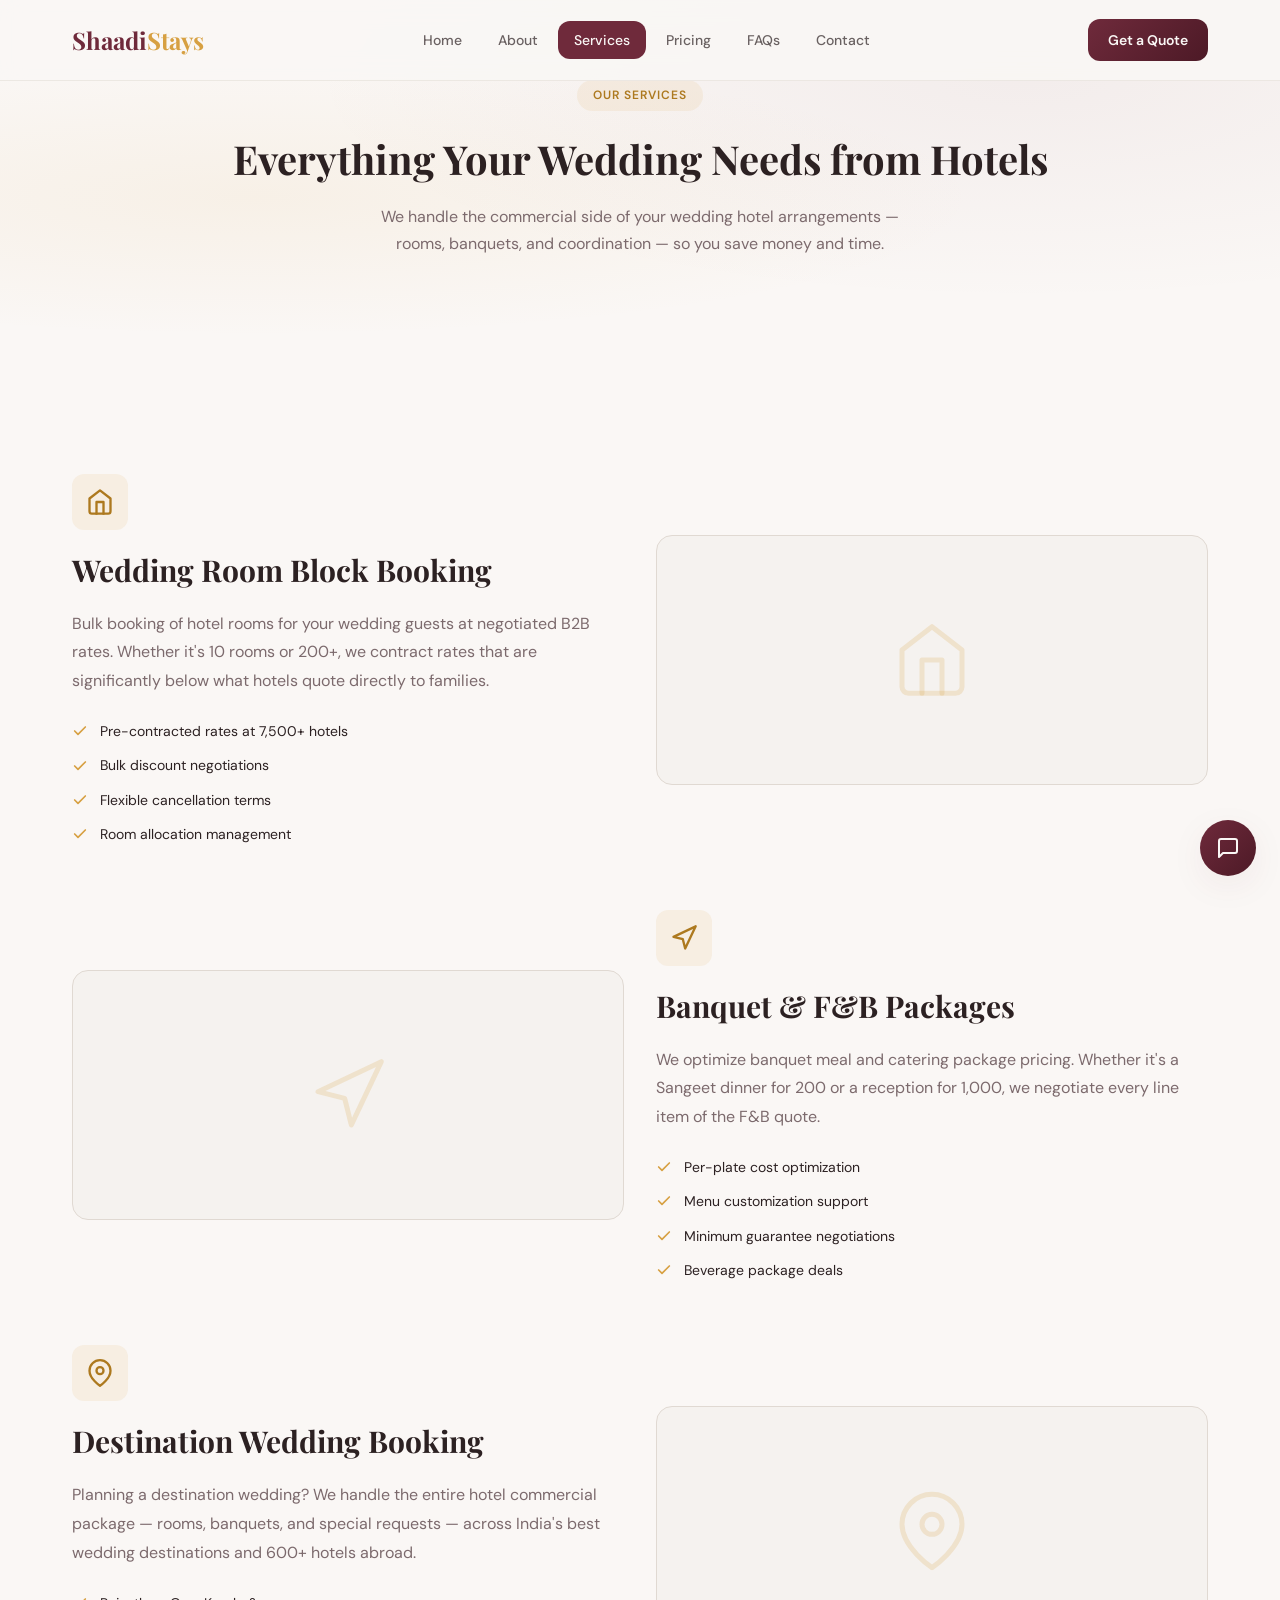
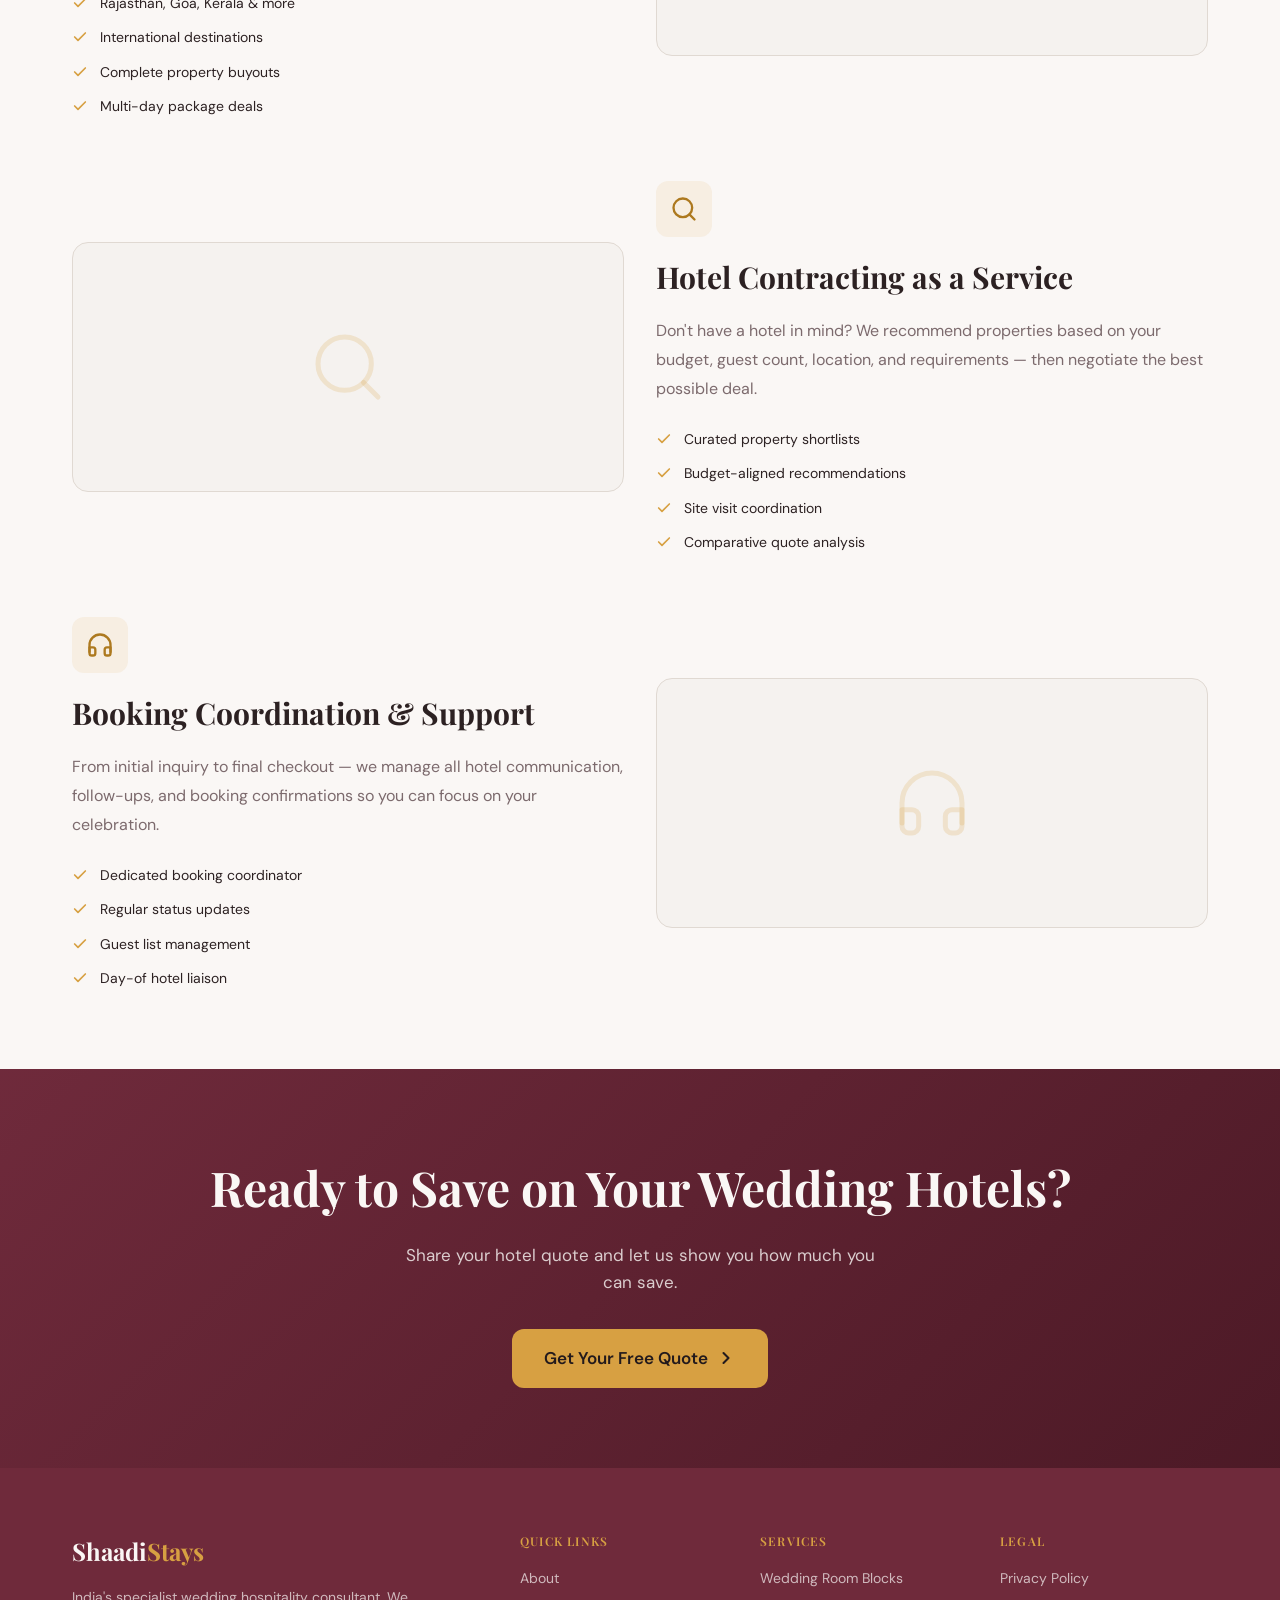
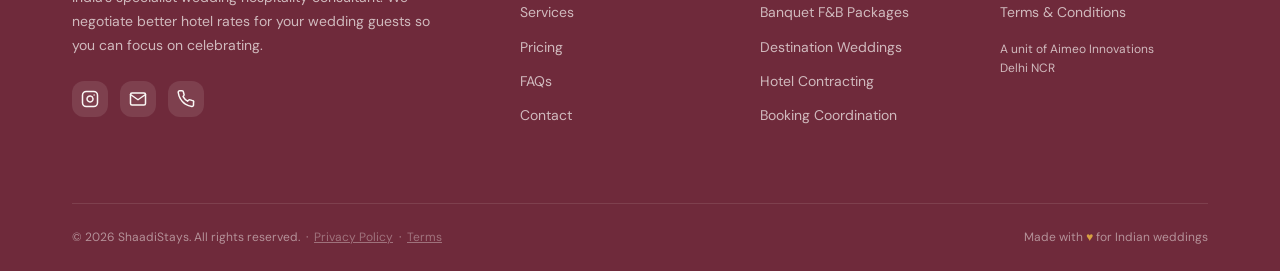
<file: services.html>
<!DOCTYPE html>
<html lang="en">
<head>
  <!-- Google tag (gtag.js) -->
  <script async src="https://www.googletagmanager.com/gtag/js?id=G-SME0163NPY"></script>
  <script>
    window.dataLayer = window.dataLayer || [];
    function gtag(){dataLayer.push(arguments);}
    gtag('js', new Date());
    gtag('config', 'G-SME0163NPY');
  </script>
  <meta charset="UTF-8" />
  <meta name="viewport" content="width=device-width, initial-scale=1.0" />
  <title>Services — ShaadiStays</title>
  <meta name="description" content="Wedding hotel services: room block booking, banquet F&B packages, destination weddings, hotel contracting and booking coordination." />
  <link rel="icon" type="image/png" href="assets/favicon.png" />
  <link rel="stylesheet" href="css/style.css" />
<script type="application/ld+json">
{
  "@context": "https://schema.org",
  "@type": "ItemList",
  "name": "ShaadiStays Wedding Hotel Services",
  "description": "Complete wedding hotel services including room block booking, banquet negotiations, destination wedding contracting and booking coordination.",
  "url": "https://www.shaadistays.com/services.html",
  "itemListElement": [
    {
      "@type": "ListItem",
      "position": 1,
      "item": {
        "@type": "Service",
        "name": "Wedding Room Block Booking",
        "description": "Bulk booking of hotel rooms for wedding guests at negotiated B2B rates at 7,500+ hotels across India.",
        "provider": { "@id": "https://www.shaadistays.com/#business" }
      }
    },
    {
      "@type": "ListItem",
      "position": 2,
      "item": {
        "@type": "Service",
        "name": "Banquet & F&B Package Negotiation",
        "description": "Per-plate cost optimisation and menu negotiation for wedding banquets, Sangeet dinners and receptions.",
        "provider": { "@id": "https://www.shaadistays.com/#business" }
      }
    },
    {
      "@type": "ListItem",
      "position": 3,
      "item": {
        "@type": "Service",
        "name": "Destination Wedding Booking",
        "description": "Complete hotel commercial package for destination weddings across Rajasthan, Goa, Kerala and international locations.",
        "provider": { "@id": "https://www.shaadistays.com/#business" }
      }
    },
    {
      "@type": "ListItem",
      "position": 4,
      "item": {
        "@type": "Service",
        "name": "Hotel Contracting as a Service",
        "description": "Curated property shortlisting, budget-aligned recommendations and comparative quote analysis for wedding families.",
        "provider": { "@id": "https://www.shaadistays.com/#business" }
      }
    },
    {
      "@type": "ListItem",
      "position": 5,
      "item": {
        "@type": "Service",
        "name": "Booking Coordination & Support",
        "description": "End-to-end hotel communication, follow-ups and confirmation management from enquiry to final checkout.",
        "provider": { "@id": "https://www.shaadistays.com/#business" }
      }
    }
  ]
}
</script>
</head>
<body>

<!-- NAVBAR -->
<nav class="navbar">
  <div class="container">
    <div class="navbar-inner">
      <a href="index.html" class="logo">Shaadi<span>Stays</span></a>
      <div class="nav-links">
        <a href="index.html">Home</a>
        <a href="about.html">About</a>
        <a href="services.html" class="active">Services</a>
        <a href="pricing.html">Pricing</a>
        <a href="faqs.html">FAQs</a>
        <a href="contact.html">Contact</a>
      </div>
      <a href="contact.html" class="btn-quote">Get a Quote</a>
      <button class="hamburger" id="hamburger" aria-label="Toggle menu">
        <span></span><span></span><span></span>
      </button>
    </div>
  </div>
  <div class="mobile-menu" id="mobile-menu">
    <div class="mobile-menu-inner">
      <a href="index.html">Home</a>
      <a href="about.html">About</a>
      <a href="services.html" class="active">Services</a>
      <a href="pricing.html">Pricing</a>
      <a href="faqs.html">FAQs</a>
      <a href="contact.html">Contact</a>
      <a href="contact.html" class="btn-quote-mobile">Get a Quote</a>
    </div>
  </div>
</nav>

<!-- PAGE HERO -->
<section class="py-20 bg-hero-pattern page-top-pad">
  <div class="container">
    <div class="section-heading fade-in">
      <span class="section-badge">Our Services</span>
      <h2>Everything Your Wedding Needs from Hotels</h2>
      <p>We handle the commercial side of your wedding hotel arrangements — rooms, banquets, and coordination — so you save money and time.</p>
    </div>
  </div>
</section>

<!-- SERVICES LIST -->
<section class="py-20">
  <div class="container">
    <div class="services-list">

      <!-- Service 1 -->
      <div class="service-row fade-in">
        <div class="service-text">
          <div class="service-icon-wrap">
            <svg viewBox="0 0 24 24"><path d="M3 9l9-7 9 7v11a2 2 0 0 1-2 2H5a2 2 0 0 1-2-2z"/><polyline points="9 22 9 12 15 12 15 22"/></svg>
          </div>
          <h3>Wedding Room Block Booking</h3>
          <p>Bulk booking of hotel rooms for your wedding guests at negotiated B2B rates. Whether it's 10 rooms or 200+, we contract rates that are significantly below what hotels quote directly to families.</p>
          <ul class="feature-list">
            <li><svg viewBox="0 0 24 24"><polyline points="20 6 9 17 4 12"/></svg> Pre-contracted rates at 7,500+ hotels</li>
            <li><svg viewBox="0 0 24 24"><polyline points="20 6 9 17 4 12"/></svg> Bulk discount negotiations</li>
            <li><svg viewBox="0 0 24 24"><polyline points="20 6 9 17 4 12"/></svg> Flexible cancellation terms</li>
            <li><svg viewBox="0 0 24 24"><polyline points="20 6 9 17 4 12"/></svg> Room allocation management</li>
          </ul>
        </div>
        <div class="service-visual">
          <svg viewBox="0 0 24 24"><path d="M3 9l9-7 9 7v11a2 2 0 0 1-2 2H5a2 2 0 0 1-2-2z"/><polyline points="9 22 9 12 15 12 15 22"/></svg>
        </div>
      </div>

      <!-- Service 2 -->
      <div class="service-row reverse fade-in">
        <div class="service-text">
          <div class="service-icon-wrap">
            <svg viewBox="0 0 24 24"><path d="M3 11l19-9-9 19-2-8-8-2z"/></svg>
          </div>
          <h3>Banquet &amp; F&amp;B Packages</h3>
          <p>We optimize banquet meal and catering package pricing. Whether it's a Sangeet dinner for 200 or a reception for 1,000, we negotiate every line item of the F&amp;B quote.</p>
          <ul class="feature-list">
            <li><svg viewBox="0 0 24 24"><polyline points="20 6 9 17 4 12"/></svg> Per-plate cost optimization</li>
            <li><svg viewBox="0 0 24 24"><polyline points="20 6 9 17 4 12"/></svg> Menu customization support</li>
            <li><svg viewBox="0 0 24 24"><polyline points="20 6 9 17 4 12"/></svg> Minimum guarantee negotiations</li>
            <li><svg viewBox="0 0 24 24"><polyline points="20 6 9 17 4 12"/></svg> Beverage package deals</li>
          </ul>
        </div>
        <div class="service-visual">
          <svg viewBox="0 0 24 24"><path d="M3 11l19-9-9 19-2-8-8-2z"/></svg>
        </div>
      </div>

      <!-- Service 3 -->
      <div class="service-row fade-in">
        <div class="service-text">
          <div class="service-icon-wrap">
            <svg viewBox="0 0 24 24"><path d="M21 10c0 7-9 13-9 13s-9-6-9-13a9 9 0 0 1 18 0z"/><circle cx="12" cy="10" r="3"/></svg>
          </div>
          <h3>Destination Wedding Booking</h3>
          <p>Planning a destination wedding? We handle the entire hotel commercial package — rooms, banquets, and special requests — across India's best wedding destinations and 600+ hotels abroad.</p>
          <ul class="feature-list">
            <li><svg viewBox="0 0 24 24"><polyline points="20 6 9 17 4 12"/></svg> Rajasthan, Goa, Kerala &amp; more</li>
            <li><svg viewBox="0 0 24 24"><polyline points="20 6 9 17 4 12"/></svg> International destinations</li>
            <li><svg viewBox="0 0 24 24"><polyline points="20 6 9 17 4 12"/></svg> Complete property buyouts</li>
            <li><svg viewBox="0 0 24 24"><polyline points="20 6 9 17 4 12"/></svg> Multi-day package deals</li>
          </ul>
        </div>
        <div class="service-visual">
          <svg viewBox="0 0 24 24"><path d="M21 10c0 7-9 13-9 13s-9-6-9-13a9 9 0 0 1 18 0z"/><circle cx="12" cy="10" r="3"/></svg>
        </div>
      </div>

      <!-- Service 4 -->
      <div class="service-row reverse fade-in">
        <div class="service-text">
          <div class="service-icon-wrap">
            <svg viewBox="0 0 24 24"><circle cx="11" cy="11" r="8"/><line x1="21" y1="21" x2="16.65" y2="16.65"/></svg>
          </div>
          <h3>Hotel Contracting as a Service</h3>
          <p>Don't have a hotel in mind? We recommend properties based on your budget, guest count, location, and requirements — then negotiate the best possible deal.</p>
          <ul class="feature-list">
            <li><svg viewBox="0 0 24 24"><polyline points="20 6 9 17 4 12"/></svg> Curated property shortlists</li>
            <li><svg viewBox="0 0 24 24"><polyline points="20 6 9 17 4 12"/></svg> Budget-aligned recommendations</li>
            <li><svg viewBox="0 0 24 24"><polyline points="20 6 9 17 4 12"/></svg> Site visit coordination</li>
            <li><svg viewBox="0 0 24 24"><polyline points="20 6 9 17 4 12"/></svg> Comparative quote analysis</li>
          </ul>
        </div>
        <div class="service-visual">
          <svg viewBox="0 0 24 24"><circle cx="11" cy="11" r="8"/><line x1="21" y1="21" x2="16.65" y2="16.65"/></svg>
        </div>
      </div>

      <!-- Service 5 -->
      <div class="service-row fade-in">
        <div class="service-text">
          <div class="service-icon-wrap">
            <svg viewBox="0 0 24 24"><path d="M3 18v-6a9 9 0 0 1 18 0v6"/><path d="M21 19a2 2 0 0 1-2 2h-1a2 2 0 0 1-2-2v-3a2 2 0 0 1 2-2h3z"/><path d="M3 19a2 2 0 0 0 2 2h1a2 2 0 0 0 2-2v-3a2 2 0 0 0-2-2H3z"/></svg>
          </div>
          <h3>Booking Coordination &amp; Support</h3>
          <p>From initial inquiry to final checkout — we manage all hotel communication, follow-ups, and booking confirmations so you can focus on your celebration.</p>
          <ul class="feature-list">
            <li><svg viewBox="0 0 24 24"><polyline points="20 6 9 17 4 12"/></svg> Dedicated booking coordinator</li>
            <li><svg viewBox="0 0 24 24"><polyline points="20 6 9 17 4 12"/></svg> Regular status updates</li>
            <li><svg viewBox="0 0 24 24"><polyline points="20 6 9 17 4 12"/></svg> Guest list management</li>
            <li><svg viewBox="0 0 24 24"><polyline points="20 6 9 17 4 12"/></svg> Day-of hotel liaison</li>
          </ul>
        </div>
        <div class="service-visual">
          <svg viewBox="0 0 24 24"><path d="M3 18v-6a9 9 0 0 1 18 0v6"/><path d="M21 19a2 2 0 0 1-2 2h-1a2 2 0 0 1-2-2v-3a2 2 0 0 1 2-2h3z"/><path d="M3 19a2 2 0 0 0 2 2h1a2 2 0 0 0 2-2v-3a2 2 0 0 0-2-2H3z"/></svg>
        </div>
      </div>

    </div>
  </div>
</section>

<!-- CTA -->
<section class="cta-section bg-gradient-wine">
  <div class="container">
    <div class="fade-in">
      <h2>Ready to Save on Your Wedding Hotels?</h2>
      <p>Share your hotel quote and let us show you how much you can save.</p>
      <a href="contact.html" class="btn btn-gold btn-lg">
        Get Your Free Quote
        <svg width="20" height="20" viewBox="0 0 24 24" fill="none" stroke="currentColor" stroke-width="2.5" stroke-linecap="round" stroke-linejoin="round"><polyline points="9 18 15 12 9 6"/></svg>
      </a>
    </div>
  </div>
</section>

<!-- FOOTER -->
<footer>
  <div class="container">
    <div class="footer-grid">
      <div class="footer-brand">
        <div class="logo">Shaadi<span>Stays</span></div>
        <p>India's specialist wedding hospitality consultant. We negotiate better hotel rates for your wedding guests so you can focus on celebrating.</p>
        <div class="footer-social">
          <a href="https://instagram.com/shaadistays" target="_blank" rel="noopener" aria-label="Instagram">
            <svg viewBox="0 0 24 24"><rect x="2" y="2" width="20" height="20" rx="5" ry="5"/><path d="M16 11.37A4 4 0 1 1 12.63 8 4 4 0 0 1 16 11.37z"/><line x1="17.5" y1="6.5" x2="17.51" y2="6.5"/></svg>
          </a>
          <a href="mailto:aimeoglobal@gmail.com" aria-label="Email">
            <svg viewBox="0 0 24 24"><path d="M4 4h16c1.1 0 2 .9 2 2v12c0 1.1-.9 2-2 2H4c-1.1 0-2-.9-2-2V6c0-1.1.9-2 2-2z"/><polyline points="22,6 12,13 2,6"/></svg>
          </a>
          <a href="tel:+918979636730" aria-label="Phone">
            <svg viewBox="0 0 24 24"><path d="M22 16.92v3a2 2 0 0 1-2.18 2 19.79 19.79 0 0 1-8.63-3.07A19.5 19.5 0 0 1 4.72 12a19.79 19.79 0 0 1-3.07-8.67A2 2 0 0 1 3.63 1h3a2 2 0 0 1 2 1.72 12.84 12.84 0 0 0 .7 2.81 2 2 0 0 1-.45 2.11L8.09 8.91a16 16 0 0 0 6 6l1.27-1.27a2 2 0 0 1 2.11-.45 12.84 12.84 0 0 0 2.81.7A2 2 0 0 1 22 16.92z"/></svg>
          </a>
        </div>
      </div>
      <div class="footer-col">
        <h4>Quick Links</h4>
        <a href="about.html">About</a>
        <a href="services.html">Services</a>
        <a href="pricing.html">Pricing</a>
        <a href="faqs.html">FAQs</a>
        <a href="contact.html">Contact</a>
      </div>
      <div class="footer-col">
        <h4>Services</h4>
        <p>Wedding Room Blocks</p>
        <p>Banquet F&amp;B Packages</p>
        <p>Destination Weddings</p>
        <p>Hotel Contracting</p>
        <p>Booking Coordination</p>
      </div>
      <div class="footer-col">
        <h4>Legal</h4>
        <a href="privacy-policy.html">Privacy Policy</a>
        <a href="terms.html">Terms &amp; Conditions</a>
        <p style="margin-top:1rem; font-size:0.75rem;">A unit of Aimeo Innovations<br>Delhi NCR</p>
      </div>
    </div>
    <div class="footer-bottom">
      <p>&copy; <span id="footer-year"></span> ShaadiStays. All rights reserved. &nbsp;·&nbsp; <a href="privacy-policy.html" style="color:inherit;text-decoration:underline;opacity:0.7">Privacy Policy</a> &nbsp;·&nbsp; <a href="terms.html" style="color:inherit;text-decoration:underline;opacity:0.7">Terms</a></p>
      <p>Made with <span class="heart">♥</span> for Indian weddings</p>
    </div>
  </div>
</footer>

<!-- CHATBOT -->
<button class="chat-trigger" id="chat-trigger" aria-label="Open chat">
  <svg viewBox="0 0 24 24"><path d="M21 15a2 2 0 0 1-2 2H7l-4 4V5a2 2 0 0 1 2-2h14a2 2 0 0 1 2 2z"/></svg>
</button>
<div class="chat-window hidden" id="chat-window">
  <div class="chat-header">
    <div class="chat-header-info"><p>ShaadiStays</p><p>Wedding Hotel Expert</p></div>
    <button class="chat-close" id="chat-close" aria-label="Close chat">
      <svg viewBox="0 0 24 24"><line x1="18" y1="6" x2="6" y2="18"/><line x1="6" y1="6" x2="18" y2="18"/></svg>
    </button>
  </div>
  <div class="chat-messages" id="chat-messages"></div>
  <div class="chat-footer" id="chat-footer"></div>
</div>

<script src="js/main.js"></script>
</body>
</html>
</file>
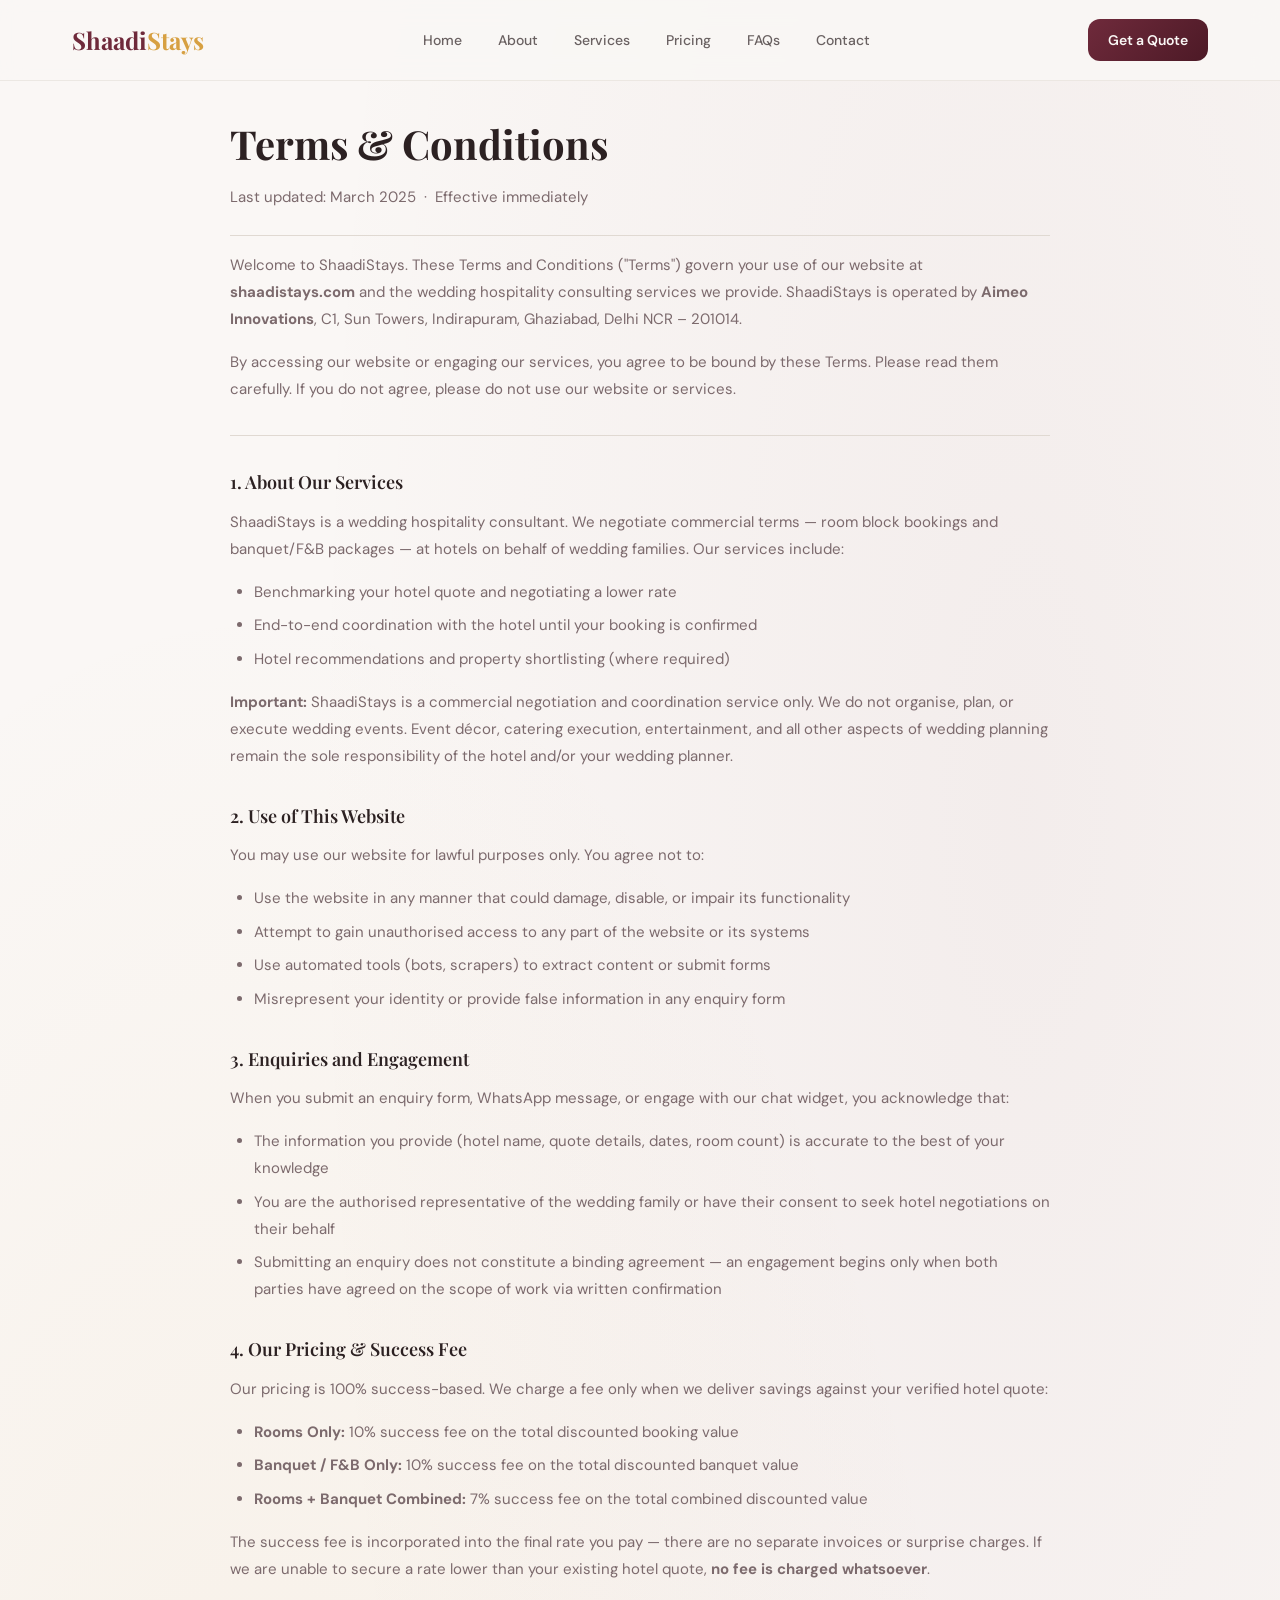
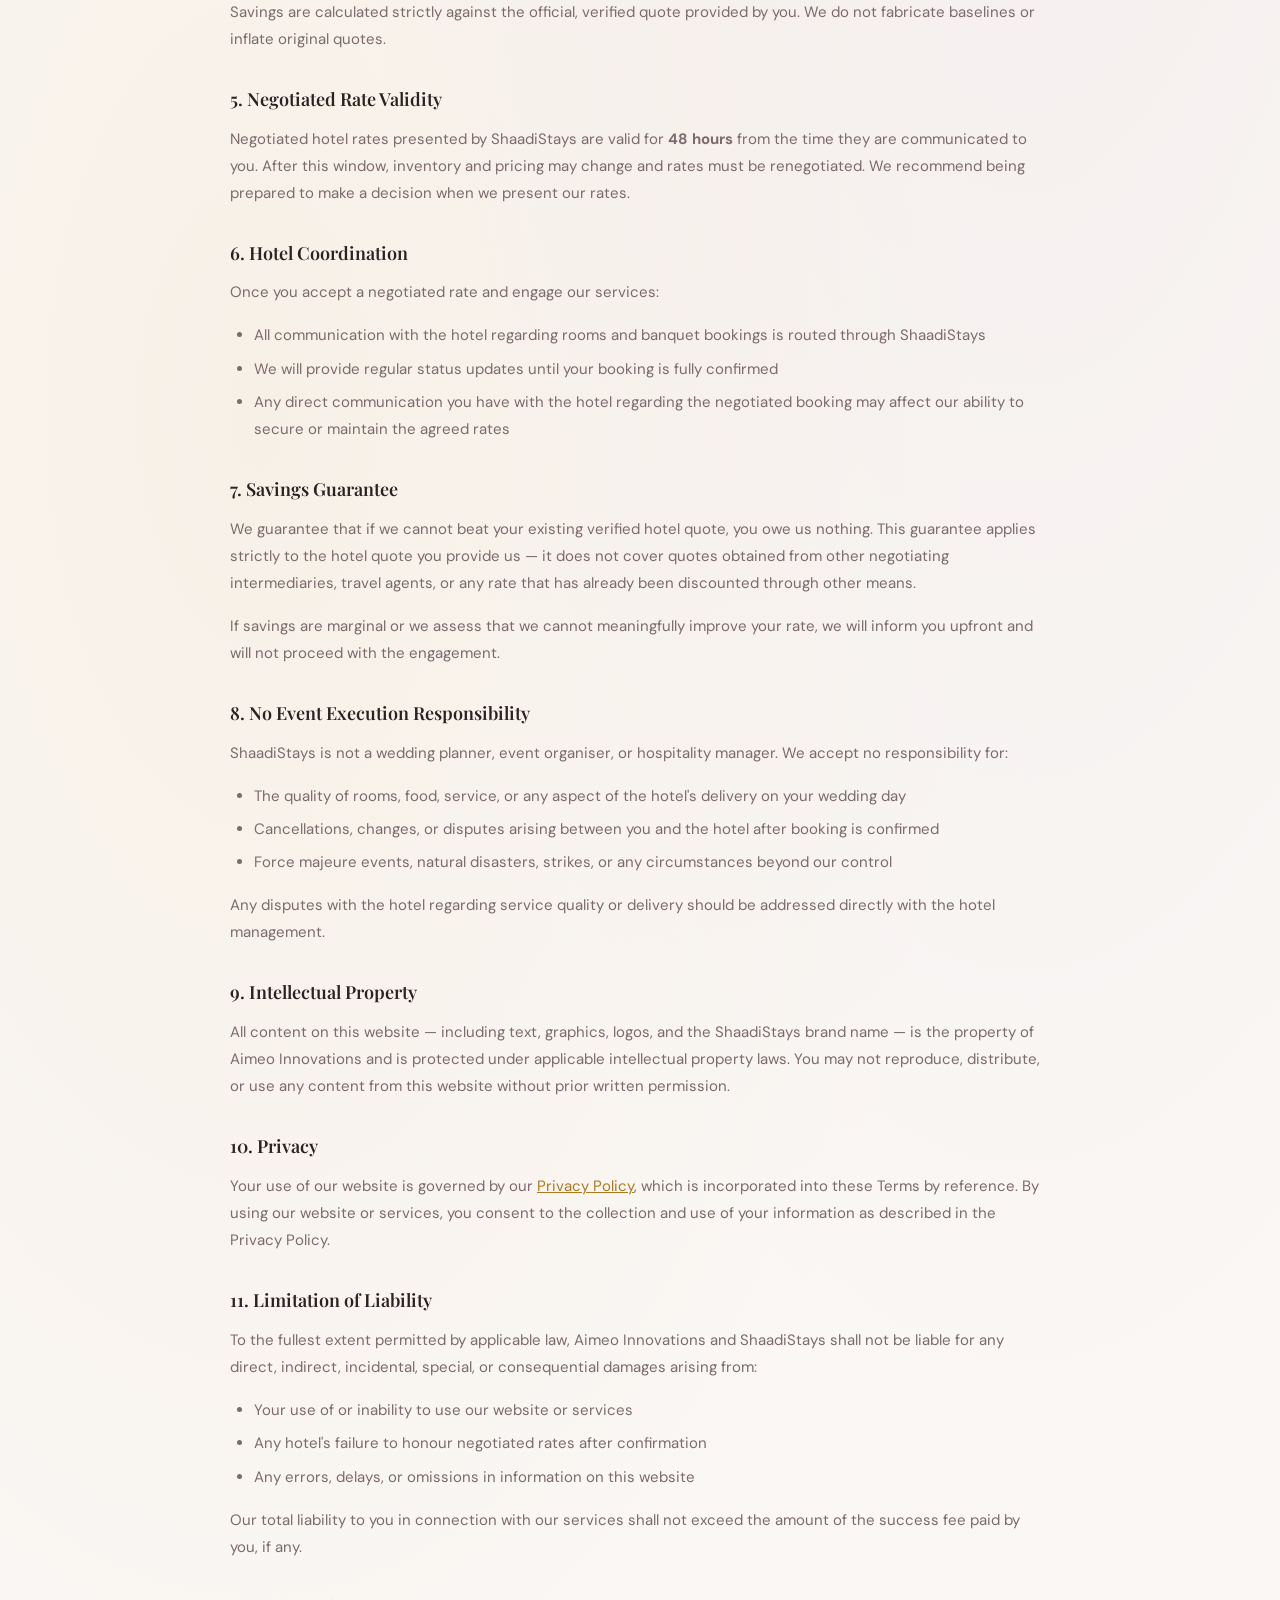
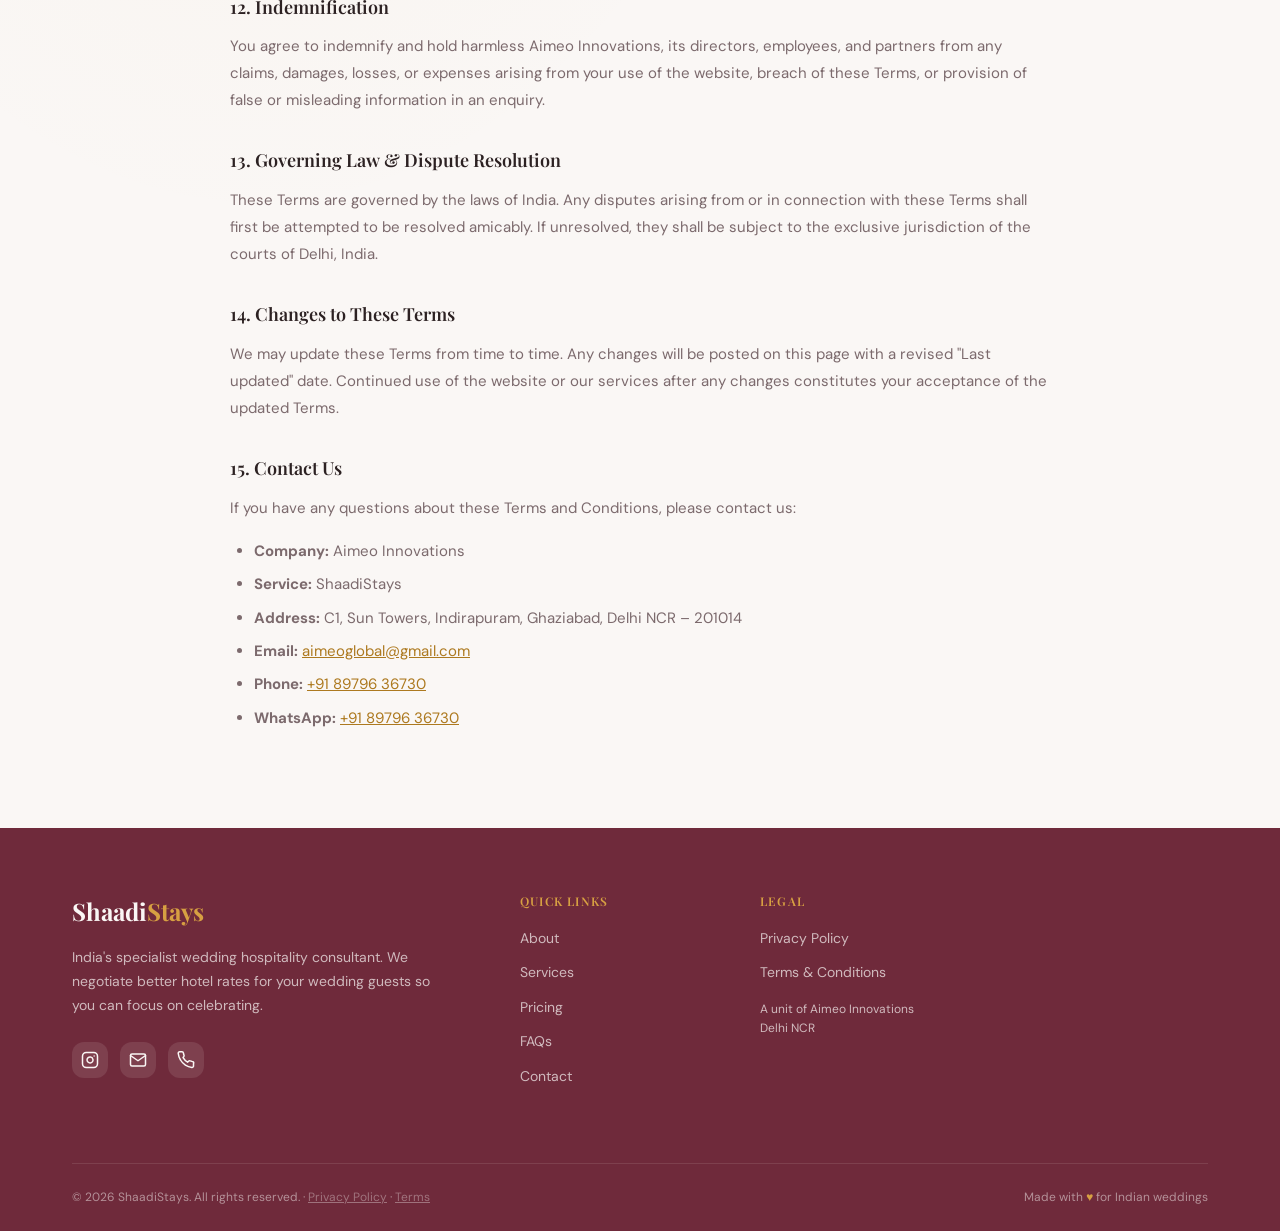
<file: terms.html>
<!DOCTYPE html>
<html lang="en">
<head>
  <!-- Google tag (gtag.js) -->
  <script async src="https://www.googletagmanager.com/gtag/js?id=G-SME0163NPY"></script>
  <script>
    window.dataLayer = window.dataLayer || [];
    function gtag(){dataLayer.push(arguments);}
    gtag('js', new Date());
    gtag('config', 'G-SME0163NPY');
  </script>
  <meta charset="UTF-8" />
  <meta name="viewport" content="width=device-width, initial-scale=1.0" />
  <title>Terms &amp; Conditions — ShaadiStays</title>
  <meta name="description" content="Terms and Conditions for ShaadiStays wedding hotel negotiation service by Aimeo Innovations." />
  <link rel="icon" type="image/png" href="assets/favicon.png" />
  <link rel="stylesheet" href="css/style.css" />
  <style>
    .legal-wrap {
      max-width: 820px;
      margin: 0 auto;
      padding: 2rem 0 5rem;
    }
    .legal-wrap h1 {
      font-size: clamp(1.75rem, 4vw, 2.5rem);
      font-weight: 700;
      color: var(--fg);
      margin-bottom: 0.5rem;
    }
    .legal-meta {
      font-size: 0.875rem;
      color: var(--muted-fg);
      margin-bottom: 2.5rem;
      padding-bottom: 1.5rem;
      border-bottom: 1px solid var(--border);
    }
    .legal-wrap h2 {
      font-family: var(--font-display);
      font-size: 1.125rem;
      font-weight: 600;
      color: var(--fg);
      margin: 2rem 0 0.75rem;
    }
    .legal-wrap p {
      font-size: 0.9375rem;
      color: var(--muted-fg);
      line-height: 1.8;
      margin-bottom: 1rem;
    }
    .legal-wrap ul {
      list-style: disc;
      padding-left: 1.5rem;
      margin-bottom: 1rem;
    }
    .legal-wrap ul li {
      font-size: 0.9375rem;
      color: var(--muted-fg);
      line-height: 1.8;
      margin-bottom: 0.4rem;
    }
    .legal-wrap a { color: var(--gold-dark); text-decoration: underline; }
    .legal-wrap a:hover { color: var(--primary); }
    .legal-divider {
      border: none;
      border-top: 1px solid var(--border);
      margin: 2rem 0;
    }
  </style>
<script type="application/ld+json">
{
  "@context": "https://schema.org",
  "@type": "WebPage",
  "name": "Terms & Conditions — ShaadiStays",
  "url": "https://www.shaadistays.com/terms.html",
  "description": "Terms and Conditions for ShaadiStays wedding hotel negotiation service operated by Aimeo Innovations.",
  "publisher": { "@id": "https://www.shaadistays.com/#business" }
}
</script>
</head>
<body>

<!-- NAVBAR -->
<nav class="navbar">
  <div class="container">
    <div class="navbar-inner">
      <a href="index.html" class="logo">Shaadi<span>Stays</span></a>
      <div class="nav-links">
        <a href="index.html">Home</a>
        <a href="about.html">About</a>
        <a href="services.html">Services</a>
        <a href="pricing.html">Pricing</a>
        <a href="faqs.html">FAQs</a>
        <a href="contact.html">Contact</a>
      </div>
      <a href="contact.html" class="btn-quote">Get a Quote</a>
      <button class="hamburger" id="hamburger" aria-label="Toggle menu">
        <span></span><span></span><span></span>
      </button>
    </div>
  </div>
  <div class="mobile-menu" id="mobile-menu">
    <div class="mobile-menu-inner">
      <a href="index.html">Home</a>
      <a href="about.html">About</a>
      <a href="services.html">Services</a>
      <a href="pricing.html">Pricing</a>
      <a href="faqs.html">FAQs</a>
      <a href="contact.html">Contact</a>
      <a href="contact.html" class="btn-quote-mobile">Get a Quote</a>
    </div>
  </div>
</nav>

<div style="padding-top: 80px;" class="bg-hero-pattern">
  <div class="container">
    <div class="legal-wrap">

      <h1>Terms &amp; Conditions</h1>
      <p class="legal-meta">Last updated: March 2025 &nbsp;·&nbsp; Effective immediately</p>

      <p>Welcome to ShaadiStays. These Terms and Conditions ("Terms") govern your use of our website at <strong>shaadistays.com</strong> and the wedding hospitality consulting services we provide. ShaadiStays is operated by <strong>Aimeo Innovations</strong>, C1, Sun Towers, Indirapuram, Ghaziabad, Delhi NCR – 201014.</p>
      <p>By accessing our website or engaging our services, you agree to be bound by these Terms. Please read them carefully. If you do not agree, please do not use our website or services.</p>

      <hr class="legal-divider" />

      <h2>1. About Our Services</h2>
      <p>ShaadiStays is a wedding hospitality consultant. We negotiate commercial terms — room block bookings and banquet/F&B packages — at hotels on behalf of wedding families. Our services include:</p>
      <ul>
        <li>Benchmarking your hotel quote and negotiating a lower rate</li>
        <li>End-to-end coordination with the hotel until your booking is confirmed</li>
        <li>Hotel recommendations and property shortlisting (where required)</li>
      </ul>
      <p><strong>Important:</strong> ShaadiStays is a commercial negotiation and coordination service only. We do not organise, plan, or execute wedding events. Event décor, catering execution, entertainment, and all other aspects of wedding planning remain the sole responsibility of the hotel and/or your wedding planner.</p>

      <h2>2. Use of This Website</h2>
      <p>You may use our website for lawful purposes only. You agree not to:</p>
      <ul>
        <li>Use the website in any manner that could damage, disable, or impair its functionality</li>
        <li>Attempt to gain unauthorised access to any part of the website or its systems</li>
        <li>Use automated tools (bots, scrapers) to extract content or submit forms</li>
        <li>Misrepresent your identity or provide false information in any enquiry form</li>
      </ul>

      <h2>3. Enquiries and Engagement</h2>
      <p>When you submit an enquiry form, WhatsApp message, or engage with our chat widget, you acknowledge that:</p>
      <ul>
        <li>The information you provide (hotel name, quote details, dates, room count) is accurate to the best of your knowledge</li>
        <li>You are the authorised representative of the wedding family or have their consent to seek hotel negotiations on their behalf</li>
        <li>Submitting an enquiry does not constitute a binding agreement — an engagement begins only when both parties have agreed on the scope of work via written confirmation</li>
      </ul>

      <h2>4. Our Pricing &amp; Success Fee</h2>
      <p>Our pricing is 100% success-based. We charge a fee only when we deliver savings against your verified hotel quote:</p>
      <ul>
        <li><strong>Rooms Only:</strong> 10% success fee on the total discounted booking value</li>
        <li><strong>Banquet / F&B Only:</strong> 10% success fee on the total discounted banquet value</li>
        <li><strong>Rooms + Banquet Combined:</strong> 7% success fee on the total combined discounted value</li>
      </ul>
      <p>The success fee is incorporated into the final rate you pay — there are no separate invoices or surprise charges. If we are unable to secure a rate lower than your existing hotel quote, <strong>no fee is charged whatsoever</strong>.</p>
      <p>Savings are calculated strictly against the official, verified quote provided by you. We do not fabricate baselines or inflate original quotes.</p>

      <h2>5. Negotiated Rate Validity</h2>
      <p>Negotiated hotel rates presented by ShaadiStays are valid for <strong>48 hours</strong> from the time they are communicated to you. After this window, inventory and pricing may change and rates must be renegotiated. We recommend being prepared to make a decision when we present our rates.</p>

      <h2>6. Hotel Coordination</h2>
      <p>Once you accept a negotiated rate and engage our services:</p>
      <ul>
        <li>All communication with the hotel regarding rooms and banquet bookings is routed through ShaadiStays</li>
        <li>We will provide regular status updates until your booking is fully confirmed</li>
        <li>Any direct communication you have with the hotel regarding the negotiated booking may affect our ability to secure or maintain the agreed rates</li>
      </ul>

      <h2>7. Savings Guarantee</h2>
      <p>We guarantee that if we cannot beat your existing verified hotel quote, you owe us nothing. This guarantee applies strictly to the hotel quote you provide us — it does not cover quotes obtained from other negotiating intermediaries, travel agents, or any rate that has already been discounted through other means.</p>
      <p>If savings are marginal or we assess that we cannot meaningfully improve your rate, we will inform you upfront and will not proceed with the engagement.</p>

      <h2>8. No Event Execution Responsibility</h2>
      <p>ShaadiStays is not a wedding planner, event organiser, or hospitality manager. We accept no responsibility for:</p>
      <ul>
        <li>The quality of rooms, food, service, or any aspect of the hotel's delivery on your wedding day</li>
        <li>Cancellations, changes, or disputes arising between you and the hotel after booking is confirmed</li>
        <li>Force majeure events, natural disasters, strikes, or any circumstances beyond our control</li>
      </ul>
      <p>Any disputes with the hotel regarding service quality or delivery should be addressed directly with the hotel management.</p>

      <h2>9. Intellectual Property</h2>
      <p>All content on this website — including text, graphics, logos, and the ShaadiStays brand name — is the property of Aimeo Innovations and is protected under applicable intellectual property laws. You may not reproduce, distribute, or use any content from this website without prior written permission.</p>

      <h2>10. Privacy</h2>
      <p>Your use of our website is governed by our <a href="privacy-policy.html">Privacy Policy</a>, which is incorporated into these Terms by reference. By using our website or services, you consent to the collection and use of your information as described in the Privacy Policy.</p>

      <h2>11. Limitation of Liability</h2>
      <p>To the fullest extent permitted by applicable law, Aimeo Innovations and ShaadiStays shall not be liable for any direct, indirect, incidental, special, or consequential damages arising from:</p>
      <ul>
        <li>Your use of or inability to use our website or services</li>
        <li>Any hotel's failure to honour negotiated rates after confirmation</li>
        <li>Any errors, delays, or omissions in information on this website</li>
      </ul>
      <p>Our total liability to you in connection with our services shall not exceed the amount of the success fee paid by you, if any.</p>

      <h2>12. Indemnification</h2>
      <p>You agree to indemnify and hold harmless Aimeo Innovations, its directors, employees, and partners from any claims, damages, losses, or expenses arising from your use of the website, breach of these Terms, or provision of false or misleading information in an enquiry.</p>

      <h2>13. Governing Law &amp; Dispute Resolution</h2>
      <p>These Terms are governed by the laws of India. Any disputes arising from or in connection with these Terms shall first be attempted to be resolved amicably. If unresolved, they shall be subject to the exclusive jurisdiction of the courts of Delhi, India.</p>

      <h2>14. Changes to These Terms</h2>
      <p>We may update these Terms from time to time. Any changes will be posted on this page with a revised "Last updated" date. Continued use of the website or our services after any changes constitutes your acceptance of the updated Terms.</p>

      <h2>15. Contact Us</h2>
      <p>If you have any questions about these Terms and Conditions, please contact us:</p>
      <ul>
        <li><strong>Company:</strong> Aimeo Innovations</li>
        <li><strong>Service:</strong> ShaadiStays</li>
        <li><strong>Address:</strong> C1, Sun Towers, Indirapuram, Ghaziabad, Delhi NCR – 201014</li>
        <li><strong>Email:</strong> <a href="mailto:aimeoglobal@gmail.com">aimeoglobal@gmail.com</a></li>
        <li><strong>Phone:</strong> <a href="tel:+918979636730">+91 89796 36730</a></li>
        <li><strong>WhatsApp:</strong> <a href="https://wa.me/918979636730" target="_blank" rel="noopener">+91 89796 36730</a></li>
      </ul>

    </div>
  </div>
</div>

<!-- FOOTER -->
<footer>
  <div class="container">
    <div class="footer-grid">
      <div class="footer-brand">
        <div class="logo">Shaadi<span>Stays</span></div>
        <p>India's specialist wedding hospitality consultant. We negotiate better hotel rates for your wedding guests so you can focus on celebrating.</p>
        <div class="footer-social">
          <a href="https://instagram.com/shaadistays" target="_blank" rel="noopener" aria-label="Instagram">
            <svg viewBox="0 0 24 24"><rect x="2" y="2" width="20" height="20" rx="5" ry="5"/><path d="M16 11.37A4 4 0 1 1 12.63 8 4 4 0 0 1 16 11.37z"/><line x1="17.5" y1="6.5" x2="17.51" y2="6.5"/></svg>
          </a>
          <a href="mailto:aimeoglobal@gmail.com" aria-label="Email">
            <svg viewBox="0 0 24 24"><path d="M4 4h16c1.1 0 2 .9 2 2v12c0 1.1-.9 2-2 2H4c-1.1 0-2-.9-2-2V6c0-1.1.9-2 2-2z"/><polyline points="22,6 12,13 2,6"/></svg>
          </a>
          <a href="tel:+918979636730" aria-label="Phone">
            <svg viewBox="0 0 24 24"><path d="M22 16.92v3a2 2 0 0 1-2.18 2 19.79 19.79 0 0 1-8.63-3.07A19.5 19.5 0 0 1 4.72 12a19.79 19.79 0 0 1-3.07-8.67A2 2 0 0 1 3.63 1h3a2 2 0 0 1 2 1.72 12.84 12.84 0 0 0 .7 2.81 2 2 0 0 1-.45 2.11L8.09 8.91a16 16 0 0 0 6 6l1.27-1.27a2 2 0 0 1 2.11-.45 12.84 12.84 0 0 0 2.81.7A2 2 0 0 1 22 16.92z"/></svg>
          </a>
        </div>
      </div>
      <div class="footer-col">
        <h4>Quick Links</h4>
        <a href="about.html">About</a>
        <a href="services.html">Services</a>
        <a href="pricing.html">Pricing</a>
        <a href="faqs.html">FAQs</a>
        <a href="contact.html">Contact</a>
      </div>
      <div class="footer-col">
        <h4>Legal</h4>
        <a href="privacy-policy.html">Privacy Policy</a>
        <a href="terms.html">Terms &amp; Conditions</a>
        <p style="margin-top:1rem; font-size:0.75rem;">A unit of Aimeo Innovations<br>Delhi NCR</p>
      </div>
    </div>
    <div class="footer-bottom">
      <p>&copy; <span id="footer-year"></span> ShaadiStays. All rights reserved. · <a href="privacy-policy.html" style="color:inherit;text-decoration:underline;opacity:0.7">Privacy Policy</a> · <a href="terms.html" style="color:inherit;text-decoration:underline;opacity:0.7">Terms</a></p>
      <p>Made with <span class="heart">♥</span> for Indian weddings</p>
    </div>
  </div>
</footer>

<script src="js/main.js"></script>
</body>
</html>
</file>
<file: css/style.css>
/* ===========================
   SHAADISTAYS — MAIN STYLESHEET
   =========================== */

@import url('https://fonts.googleapis.com/css2?family=Playfair+Display:ital,wght@0,400;0,500;0,600;0,700;1,400;1,500&family=DM+Sans:ital,wght@0,400;0,500;0,600;0,700;1,400&display=swap');

/* ---- CSS Variables ---- */
:root {
  --bg:          hsl(30, 33%, 97%);
  --fg:          hsl(350, 15%, 15%);
  --card:        hsl(30, 25%, 95%);
  --primary:     hsl(345, 45%, 30%);
  --primary-fg:  hsl(30, 33%, 97%);
  --secondary:   hsl(30, 25%, 90%);
  --secondary-fg:hsl(350, 15%, 20%);
  --muted:       hsl(30, 15%, 92%);
  --muted-fg:    hsl(350, 8%, 45%);
  --border:      hsl(30, 18%, 85%);
  --gold:        hsl(38, 65%, 55%);
  --gold-light:  hsl(38, 55%, 75%);
  --gold-dark:   hsl(38, 70%, 40%);
  --wine:        hsl(345, 45%, 30%);
  --wine-dark:   hsl(345, 50%, 20%);
  --wine-light:  hsl(345, 35%, 45%);
  --radius:      0.75rem;
  --shadow-soft: 0 2px 15px -3px hsl(345 45% 30% / 0.08);
  --shadow-el:   0 10px 40px -10px hsl(345 45% 30% / 0.15);
  --shadow-gold: 0 4px 20px -4px hsl(38 65% 55% / 0.3);
  --font-display:'Playfair Display', Georgia, serif;
  --font-body:   'DM Sans', -apple-system, BlinkMacSystemFont, sans-serif;
  --gradient-wine: linear-gradient(135deg, var(--wine) 0%, var(--wine-dark) 100%);
  --gradient-gold: linear-gradient(135deg, var(--gold-light) 0%, var(--gold) 100%);
}

/* ---- Reset & Base ---- */
*, *::before, *::after { box-sizing: border-box; margin: 0; padding: 0; }
html { scroll-behavior: smooth; }
body {
  font-family: var(--font-body);
  background: var(--bg);
  color: var(--fg);
  line-height: 1.6;
  -webkit-font-smoothing: antialiased;
}
img { max-width: 100%; display: block; }
a { text-decoration: none; color: inherit; }
button { cursor: pointer; border: none; background: none; font-family: inherit; }
h1, h2, h3, h4, h5, h6 { font-family: var(--font-display); }
ul { list-style: none; }

/* ---- Layout ---- */
.container {
  width: 100%;
  max-width: 1200px;
  margin: 0 auto;
  padding: 0 1.5rem;
}
@media (min-width: 1024px) { .container { padding: 0 2rem; } }

/* ---- Utility ---- */
.sr-only { position: absolute; width: 1px; height: 1px; overflow: hidden; clip: rect(0,0,0,0); }
.text-gold { color: var(--gold); }
.text-gold-dark { color: var(--gold-dark); }
.text-muted { color: var(--muted-fg); }
.text-primary-fg { color: var(--primary-fg); }

.text-gradient-gold {
  background: linear-gradient(135deg, var(--gold) 0%, var(--gold-dark) 100%);
  -webkit-background-clip: text;
  -webkit-text-fill-color: transparent;
  background-clip: text;
}
.bg-gradient-wine { background: var(--gradient-wine); }
.bg-gradient-gold  { background: var(--gradient-gold); }
.bg-hero-pattern {
  background-image:
    radial-gradient(ellipse at 20% 50%, hsl(38 65% 55% / 0.08) 0%, transparent 50%),
    radial-gradient(ellipse at 80% 20%, hsl(345 45% 30% / 0.05) 0%, transparent 50%);
}
.shadow-elevated { box-shadow: var(--shadow-el); }
.shadow-gold      { box-shadow: var(--shadow-gold); }

/* Fade-in animation */
.fade-in {
  opacity: 0;
  transform: translateY(22px);
  transition: opacity 0.6s ease, transform 0.6s ease;
}
.fade-in.visible {
  opacity: 1;
  transform: none;
}

/* ==================== NAVBAR ==================== */
.navbar {
  position: fixed;
  top: 0; left: 0; right: 0;
  z-index: 100;
  background: hsl(30, 33%, 97%, 0.85);
  backdrop-filter: blur(12px);
  -webkit-backdrop-filter: blur(12px);
  border-bottom: 1px solid hsl(30, 18%, 85%, 0.5);
}
.navbar-inner {
  display: flex;
  align-items: center;
  justify-content: space-between;
  height: 64px;
}
@media (min-width: 768px) { .navbar-inner { height: 80px; } }

.logo {
  font-family: var(--font-display);
  font-size: 1.5rem;
  font-weight: 700;
  color: var(--primary);
  white-space: nowrap;
}
.logo span { color: var(--gold); }

.nav-links {
  display: none;
  align-items: center;
  gap: 0.25rem;
}
@media (min-width: 768px) { .nav-links { display: flex; } }

.nav-links a {
  padding: 0.5rem 1rem;
  border-radius: var(--radius);
  font-size: 0.875rem;
  font-weight: 500;
  color: hsl(350, 15%, 15%, 0.7);
  transition: color 0.2s, background 0.2s;
}
.nav-links a:hover,
.nav-links a.active {
  color: var(--fg);
  background: var(--secondary);
}
.nav-links a.active {
  background: var(--primary);
  color: var(--primary-fg);
}

.btn-quote {
  display: none;
  background: var(--gradient-wine);
  color: var(--primary-fg);
  padding: 0.6rem 1.25rem;
  border-radius: var(--radius);
  font-size: 0.875rem;
  font-weight: 600;
  transition: opacity 0.2s;
  white-space: nowrap;
}
@media (min-width: 768px) { .btn-quote { display: inline-block; } }
.btn-quote:hover { opacity: 0.9; }

.hamburger {
  display: flex;
  flex-direction: column;
  gap: 5px;
  padding: 6px;
}
@media (min-width: 768px) { .hamburger { display: none; } }
.hamburger span {
  display: block;
  width: 22px;
  height: 2px;
  background: var(--fg);
  border-radius: 2px;
  transition: transform 0.3s, opacity 0.3s;
}
.hamburger.open span:nth-child(1) { transform: translateY(7px) rotate(45deg); }
.hamburger.open span:nth-child(2) { opacity: 0; }
.hamburger.open span:nth-child(3) { transform: translateY(-7px) rotate(-45deg); }

.mobile-menu {
  display: none;
  background: var(--bg);
  border-bottom: 1px solid var(--border);
  overflow: hidden;
}
.mobile-menu.open { display: block; }
.mobile-menu-inner { padding: 1rem; display: flex; flex-direction: column; gap: 0.25rem; }
.mobile-menu a {
  display: block;
  padding: 0.75rem 1rem;
  border-radius: var(--radius);
  font-size: 0.875rem;
  font-weight: 500;
  color: hsl(350, 15%, 15%, 0.7);
  transition: background 0.2s, color 0.2s;
}
.mobile-menu a:hover { background: var(--secondary); color: var(--fg); }
.mobile-menu a.active { background: var(--primary); color: var(--primary-fg); }
.mobile-menu .btn-quote-mobile {
  display: block;
  margin-top: 0.5rem;
  padding: 0.75rem 1rem;
  border-radius: var(--radius);
  text-align: center;
  background: var(--gradient-wine);
  color: var(--primary-fg);
  font-size: 0.875rem;
  font-weight: 600;
}

/* ==================== FOOTER ==================== */
footer {
  background: var(--primary);
  color: var(--primary-fg);
}
.footer-grid {
  display: grid;
  grid-template-columns: 1fr;
  gap: 2rem;
  padding: 3rem 0;
}
@media (min-width: 768px) {
  .footer-grid {
    grid-template-columns: 2fr 1fr 1fr 1fr;
    gap: 2rem;
    padding: 4rem 0;
  }
}
.footer-brand .logo { color: var(--primary-fg); }
.footer-brand p { margin-top: 1rem; color: hsl(30, 33%, 97%, 0.7); font-size: 0.875rem; line-height: 1.7; max-width: 380px; }
.footer-social { display: flex; gap: 0.75rem; margin-top: 1.5rem; }
.footer-social a {
  width: 36px; height: 36px;
  display: flex; align-items: center; justify-content: center;
  border-radius: var(--radius);
  background: hsl(30, 33%, 97%, 0.1);
  transition: background 0.2s;
  color: var(--primary-fg);
}
.footer-social a:hover { background: hsl(30, 33%, 97%, 0.2); }
.footer-social svg { width: 18px; height: 18px; fill: none; stroke: currentColor; stroke-width: 2; stroke-linecap: round; stroke-linejoin: round; }

.footer-col h4 { font-family: var(--font-display); font-size: 0.75rem; font-weight: 600; text-transform: uppercase; letter-spacing: 0.1em; color: var(--gold); margin-bottom: 1rem; }
.footer-col a, .footer-col p {
  display: block;
  font-size: 0.875rem;
  color: hsl(30, 33%, 97%, 0.7);
  margin-bottom: 0.75rem;
  transition: color 0.2s;
}
.footer-col a:hover { color: var(--primary-fg); }

.footer-bottom {
  border-top: 1px solid hsl(30, 33%, 97%, 0.1);
  padding: 1.5rem 0;
  display: flex;
  flex-direction: column;
  align-items: center;
  gap: 0.75rem;
  text-align: center;
}
@media (min-width: 640px) { .footer-bottom { flex-direction: row; justify-content: space-between; text-align: left; } }
.footer-bottom p { font-size: 0.75rem; color: hsl(30, 33%, 97%, 0.5); }
.footer-bottom .heart { color: var(--gold); }

/* ==================== SECTION HEADING ==================== */
.section-heading { text-align: center; margin-bottom: 3.5rem; }
.section-badge {
  display: inline-block;
  padding: 0.375rem 1rem;
  border-radius: 999px;
  background: hsl(38, 65%, 55%, 0.1);
  color: var(--gold-dark);
  font-size: 0.75rem;
  font-weight: 600;
  text-transform: uppercase;
  letter-spacing: 0.08em;
  margin-bottom: 1rem;
}
.section-heading h2 { font-size: clamp(1.75rem, 4vw, 2.5rem); font-weight: 700; color: var(--fg); }
.section-heading p { margin-top: 0.75rem; color: var(--muted-fg); font-size: 1rem; max-width: 560px; margin-left: auto; margin-right: auto; line-height: 1.7; }

/* ==================== BUTTONS ==================== */
.btn {
  display: inline-flex;
  align-items: center;
  gap: 0.5rem;
  padding: 0.75rem 1.5rem;
  border-radius: var(--radius);
  font-weight: 600;
  font-family: var(--font-body);
  transition: opacity 0.2s, background 0.2s, color 0.2s;
  cursor: pointer;
  font-size: 0.9375rem;
}
.btn:hover { opacity: 0.9; }
.btn-gold { background: var(--gold); color: hsl(350, 15%, 12%); }
.btn-wine { background: var(--gradient-wine); color: var(--primary-fg); }
.btn-outline { border: 1px solid hsl(30, 33%, 97%, 0.3); color: var(--primary-fg); }
.btn-outline:hover { background: hsl(30, 33%, 97%, 0.1); opacity: 1; }
.btn-secondary { background: var(--secondary); color: var(--secondary-fg); }
.btn-lg { padding: 1rem 2rem; font-size: 1.0625rem; }

/* ==================== CARDS ==================== */
.card {
  background: var(--card);
  border: 1px solid var(--border);
  border-radius: 1rem;
  padding: 1.5rem;
  transition: box-shadow 0.2s;
}
.card:hover { box-shadow: var(--shadow-el); }

.card-icon {
  width: 48px; height: 48px;
  border-radius: 0.75rem;
  background: hsl(38, 65%, 55%, 0.1);
  display: flex; align-items: center; justify-content: center;
  margin-bottom: 1rem;
  transition: background 0.2s;
  flex-shrink: 0;
}
.card:hover .card-icon { background: hsl(38, 65%, 55%, 0.2); }
.card-icon svg { width: 24px; height: 24px; fill: none; stroke: var(--gold-dark); stroke-width: 2; stroke-linecap: round; stroke-linejoin: round; }
.card h3 { font-size: 1.0625rem; font-weight: 600; color: var(--fg); }
.card p { margin-top: 0.5rem; font-size: 0.875rem; color: var(--muted-fg); line-height: 1.7; }

/* ==================== INDEX PAGE ==================== */
/* Hero */
.hero {
  position: relative;
  min-height: 90vh;
  display: flex;
  align-items: center;
  overflow: hidden;
}
.hero-bg {
  position: absolute;
  inset: 0;
  z-index: 0;
}
.hero-bg img {
  width: 100%; height: 100%;
  object-fit: cover;
}
.hero-overlay {
  position: absolute;
  inset: 0;
  background: linear-gradient(to right, hsl(350, 15%, 15%, 0.82), hsl(350, 15%, 15%, 0.60), hsl(350, 15%, 15%, 0.30));
}
.hero-content {
  position: relative;
  z-index: 1;
  max-width: 680px;
  padding: 6rem 0 4rem;
}
.hero-badge {
  display: inline-block;
  padding: 0.375rem 1rem;
  border-radius: 999px;
  background: hsl(38, 65%, 55%, 0.2);
  color: var(--gold);
  font-size: 0.75rem;
  font-weight: 600;
  text-transform: uppercase;
  letter-spacing: 0.1em;
  margin-bottom: 1.5rem;
}
.hero h1 { font-size: clamp(2.25rem, 6vw, 3.75rem); font-weight: 700; color: var(--primary-fg); line-height: 1.15; }
.hero h1 .accent { color: var(--gold); }
.hero-sub { margin-top: 1.5rem; color: hsl(30, 33%, 97%, 0.82); font-size: 1.0625rem; line-height: 1.75; max-width: 520px; }
.hero-btns { margin-top: 2rem; display: flex; flex-wrap: wrap; gap: 1rem; }

/* Stats bar */
.stats-bar { padding: 3rem 0; background: var(--primary); }
.stats-grid { display: grid; grid-template-columns: 1fr 1fr; gap: 1.5rem 2rem; }
@media (min-width: 768px) { .stats-grid { grid-template-columns: repeat(4, 1fr); } }
.stat-item { text-align: center; }
.stat-item .val { font-family: var(--font-display); font-size: 2rem; font-weight: 700; color: var(--gold); }
@media (min-width: 768px) { .stat-item .val { font-size: 2.5rem; } }
.stat-item .lbl { margin-top: 0.25rem; color: hsl(30, 33%, 97%, 0.7); font-size: 0.8125rem; }

/* Services section */
.services-grid { display: grid; grid-template-columns: 1fr; gap: 1.5rem; }
@media (min-width: 768px) { .services-grid { grid-template-columns: 1fr 1fr; } }
@media (min-width: 1024px) { .services-grid { grid-template-columns: 1fr 1fr 1fr; } }

/* Why us section */
.why-grid { display: grid; grid-template-columns: 1fr; gap: 1.5rem; }
@media (min-width: 768px) { .why-grid { grid-template-columns: 1fr 1fr; } }
.why-card { display: flex; gap: 1rem; padding: 1.5rem; border-radius: 1rem; background: var(--bg); border: 1px solid var(--border); }
.why-card .card-icon { margin-bottom: 0; }
.why-card h3 { font-size: 1.0625rem; font-weight: 600; color: var(--fg); }
.why-card p { margin-top: 0.25rem; font-size: 0.875rem; color: var(--muted-fg); line-height: 1.7; }

/* How it works */
.how-grid { display: grid; grid-template-columns: 1fr; gap: 2rem; }
@media (min-width: 768px) { .how-grid { grid-template-columns: 1fr 1fr 1fr; } }
.how-step { text-align: center; }
.how-step .step-num { font-family: var(--font-display); font-size: 3.5rem; font-weight: 700; color: hsl(38, 65%, 55%, 0.2); line-height: 1; }
.how-step h3 { margin-top: 0.5rem; font-size: 1.25rem; font-weight: 600; color: var(--fg); }
.how-step p { margin-top: 0.75rem; font-size: 0.875rem; color: var(--muted-fg); line-height: 1.7; }

/* CTA section */
.cta-section { padding: 5rem 0; text-align: center; }
.cta-section h2 { font-size: clamp(1.75rem, 4vw, 3rem); font-weight: 700; color: var(--primary-fg); }
.cta-section p { margin-top: 1rem; color: hsl(30, 33%, 97%, 0.8); font-size: 1.0625rem; max-width: 480px; margin-left: auto; margin-right: auto; }
.cta-section .btn { margin-top: 2rem; }

/* py helpers */
.py-20 { padding-top: 5rem; padding-bottom: 5rem; }
.py-28 { padding-top: 7rem; padding-bottom: 7rem; }
.bg-card-section { background: var(--card); }
.bg-secondary-section { background: var(--secondary); }
.page-top-pad { padding-top: 80px; }
@media (min-width: 768px) { .page-top-pad { padding-top: 80px; } }

/* ==================== ABOUT PAGE ==================== */
.about-hero-grid { display: grid; grid-template-columns: 1fr; gap: 3rem; align-items: center; }
@media (min-width: 1024px) { .about-hero-grid { grid-template-columns: 1fr 1fr; } }
.about-img { border-radius: 1rem; overflow: hidden; box-shadow: var(--shadow-el); }
.about-img img { width: 100%; height: 400px; object-fit: cover; }
.about-text .badge { display: inline-block; padding: 0.375rem 1rem; border-radius: 999px; background: hsl(38, 65%, 55%, 0.1); color: var(--gold-dark); font-size: 0.75rem; font-weight: 600; text-transform: uppercase; letter-spacing: 0.08em; margin-bottom: 1rem; }
.about-text h1 { font-size: clamp(2rem, 4.5vw, 3rem); font-weight: 700; color: var(--fg); line-height: 1.2; }
.about-text p { margin-top: 1rem; color: var(--muted-fg); line-height: 1.8; }

.commitments { max-width: 780px; margin: 0 auto; display: flex; flex-direction: column; gap: 0.75rem; }
.commitment-item { display: flex; align-items: flex-start; gap: 0.75rem; padding: 1rem 1.25rem; background: var(--card); border-radius: 0.75rem; border: 1px solid var(--border); }
.commitment-dot { width: 8px; height: 8px; border-radius: 50%; background: var(--gold); flex-shrink: 0; margin-top: 0.4rem; }
.commitment-item p { font-size: 0.875rem; color: var(--fg); line-height: 1.7; }

/* ==================== SERVICES PAGE ==================== */
.services-list { display: flex; flex-direction: column; gap: 4rem; }
.service-row { display: grid; grid-template-columns: 1fr; gap: 2rem; align-items: center; }
@media (min-width: 1024px) { .service-row { grid-template-columns: 1fr 1fr; } }
.service-row.reverse .service-text { order: 1; }
.service-row.reverse .service-visual { order: 2; }
@media (min-width: 1024px) {
  .service-row.reverse .service-text { order: 2; }
  .service-row.reverse .service-visual { order: 1; }
}
.service-icon-wrap { width: 56px; height: 56px; border-radius: 0.75rem; background: hsl(38, 65%, 55%, 0.1); display: flex; align-items: center; justify-content: center; margin-bottom: 1rem; }
.service-icon-wrap svg { width: 28px; height: 28px; fill: none; stroke: var(--gold-dark); stroke-width: 2; stroke-linecap: round; stroke-linejoin: round; }
.service-text h3 { font-size: clamp(1.375rem, 3vw, 1.875rem); font-weight: 700; color: var(--fg); }
.service-text p { margin-top: 1rem; color: var(--muted-fg); line-height: 1.8; }
.feature-list { margin-top: 1.5rem; display: flex; flex-direction: column; gap: 0.75rem; }
.feature-list li { display: flex; align-items: center; gap: 0.75rem; font-size: 0.875rem; color: var(--fg); }
.feature-list svg { width: 16px; height: 16px; fill: none; stroke: var(--gold); stroke-width: 2.5; stroke-linecap: round; stroke-linejoin: round; flex-shrink: 0; }
.service-visual { background: var(--card); border: 1px solid var(--border); border-radius: 1rem; min-height: 250px; display: flex; align-items: center; justify-content: center; padding: 2rem; }
.service-visual svg { width: 80px; height: 80px; fill: none; stroke: hsl(38, 65%, 55%, 0.2); stroke-width: 1.5; stroke-linecap: round; stroke-linejoin: round; }

/* ==================== PRICING PAGE ==================== */
.pricing-grid { display: grid; grid-template-columns: 1fr; gap: 1.5rem; max-width: 900px; margin: 0 auto; }
@media (min-width: 768px) { .pricing-grid { grid-template-columns: 1fr 1fr 1fr; } }
.pricing-card { border-radius: 1rem; border: 1px solid var(--border); background: var(--card); padding: 1.75rem; display: flex; flex-direction: column; position: relative; }
.pricing-card.popular { border-color: var(--gold); box-shadow: var(--shadow-gold); }
.popular-badge {
  position: absolute; top: -12px; left: 50%; transform: translateX(-50%);
  background: var(--gold); color: hsl(350, 15%, 12%);
  padding: 0.25rem 1rem; border-radius: 999px; font-size: 0.75rem; font-weight: 600; white-space: nowrap;
}
.pricing-card h3 { font-size: 1.25rem; font-weight: 700; color: var(--fg); }
.pricing-fee { margin-top: 1rem; display: flex; align-items: baseline; gap: 0.25rem; }
.pricing-fee .num { font-family: var(--font-display); font-size: 3rem; font-weight: 700; color: var(--gold-dark); }
.pricing-fee .unit { color: var(--muted-fg); font-size: 0.875rem; }
.pricing-desc { margin-top: 0.5rem; font-size: 0.875rem; color: var(--muted-fg); }
.pricing-features { margin-top: 1.5rem; display: flex; flex-direction: column; gap: 0.75rem; flex: 1; }
.pricing-features li { display: flex; align-items: flex-start; gap: 0.5rem; font-size: 0.875rem; color: var(--fg); }
.pricing-features svg { width: 16px; height: 16px; fill: none; stroke: var(--gold); stroke-width: 2.5; stroke-linecap: round; stroke-linejoin: round; flex-shrink: 0; margin-top: 2px; }
.pricing-cta { margin-top: 2rem; display: block; text-align: center; padding: 0.75rem; border-radius: 0.75rem; font-size: 0.875rem; font-weight: 600; transition: opacity 0.2s; }
.pricing-cta:hover { opacity: 0.85; }
.pricing-cta.popular-cta { background: var(--gradient-wine); color: var(--primary-fg); }
.pricing-cta.normal-cta { background: var(--secondary); color: var(--secondary-fg); }

.pricing-info-box { max-width: 720px; margin: 0 auto; }
.info-box {
  padding: 1.5rem; border-radius: 1rem;
  display: flex; align-items: flex-start; gap: 0.75rem;
  margin-bottom: 1rem;
}
.info-box.gold-box { background: hsl(38, 65%, 55%, 0.05); border: 1px solid hsl(38, 65%, 55%, 0.2); }
.info-box.card-box { background: var(--card); border: 1px solid var(--border); }
.info-box svg { width: 20px; height: 20px; fill: none; stroke: var(--gold-dark); stroke-width: 2; stroke-linecap: round; stroke-linejoin: round; flex-shrink: 0; margin-top: 2px; }
.info-box h4 { font-family: var(--font-display); font-size: 1rem; font-weight: 600; color: var(--fg); }
.info-box p { margin-top: 0.5rem; font-size: 0.875rem; color: var(--muted-fg); line-height: 1.7; }

/* ==================== FAQs PAGE ==================== */
.faq-list { max-width: 780px; margin: 0 auto; display: flex; flex-direction: column; gap: 0.75rem; }
.faq-item { border: 1px solid var(--border); border-radius: 0.75rem; overflow: hidden; }
.faq-question {
  width: 100%; display: flex; align-items: center; justify-content: space-between;
  padding: 1.25rem; text-align: left; cursor: pointer;
  transition: background 0.2s; background: var(--bg);
}
.faq-question:hover { background: hsl(30, 25%, 90%, 0.5); }
.faq-question span { font-family: var(--font-display); font-weight: 600; color: var(--fg); padding-right: 1rem; line-height: 1.4; }
.faq-chevron { width: 20px; height: 20px; fill: none; stroke: var(--muted-fg); stroke-width: 2; stroke-linecap: round; stroke-linejoin: round; flex-shrink: 0; transition: transform 0.3s; }
.faq-item.open .faq-chevron { transform: rotate(180deg); }
.faq-answer { max-height: 0; overflow: hidden; transition: max-height 0.35s ease, padding 0.35s ease; padding: 0 1.25rem; }
.faq-item.open .faq-answer { max-height: 400px; padding: 0 1.25rem 1.25rem; }
.faq-answer p { font-size: 0.875rem; color: var(--muted-fg); line-height: 1.75; }

/* ==================== CONTACT PAGE ==================== */
.contact-grid { display: grid; grid-template-columns: 1fr; gap: 3rem; max-width: 1080px; margin: 0 auto; }
@media (min-width: 1024px) { .contact-grid { grid-template-columns: 2fr 3fr; } }
.contact-info h3 { font-size: 1.5rem; font-weight: 700; color: var(--fg); }
.contact-info > p { margin-top: 0.75rem; color: var(--muted-fg); line-height: 1.7; }
.btn-whatsapp {
  display: inline-flex; align-items: center; gap: 0.5rem;
  background: hsl(142, 70%, 40%); color: #fff;
  padding: 0.75rem 1.5rem; border-radius: var(--radius);
  font-weight: 600; font-size: 0.9375rem; margin-top: 1.5rem;
  transition: opacity 0.2s;
}
.btn-whatsapp:hover { opacity: 0.9; }
.btn-whatsapp svg { width: 18px; height: 18px; fill: none; stroke: currentColor; stroke-width: 2; stroke-linecap: round; stroke-linejoin: round; }

.contact-links { margin-top: 2rem; display: flex; flex-direction: column; gap: 1rem; }
.contact-link { display: flex; align-items: center; gap: 0.75rem; }
.contact-link-icon { width: 40px; height: 40px; border-radius: var(--radius); background: hsl(38, 65%, 55%, 0.1); display: flex; align-items: center; justify-content: center; transition: background 0.2s; }
.contact-link:hover .contact-link-icon { background: hsl(38, 65%, 55%, 0.2); }
.contact-link-icon svg { width: 18px; height: 18px; fill: none; stroke: var(--gold-dark); stroke-width: 2; stroke-linecap: round; stroke-linejoin: round; }
.contact-link .lbl { font-size: 0.75rem; color: var(--muted-fg); }
.contact-link .val { font-size: 0.875rem; font-weight: 500; color: var(--fg); }

.contact-form { background: var(--card); border: 1px solid var(--border); border-radius: 1rem; padding: 1.75rem; }
.form-row { display: grid; grid-template-columns: 1fr; gap: 1.25rem; }
@media (min-width: 500px) { .form-row { grid-template-columns: 1fr 1fr; } }
.form-group { display: flex; flex-direction: column; gap: 0.375rem; }
.form-group label { font-size: 0.875rem; font-weight: 500; color: var(--fg); }
.form-group input,
.form-group textarea {
  padding: 0.625rem 1rem;
  border: 1px solid var(--border);
  border-radius: var(--radius);
  background: var(--bg);
  font-family: var(--font-body);
  font-size: 0.875rem;
  color: var(--fg);
  width: 100%;
  transition: border-color 0.2s, box-shadow 0.2s;
  outline: none;
}
.form-group input:focus,
.form-group textarea:focus {
  border-color: var(--primary);
  box-shadow: 0 0 0 3px hsl(345, 45%, 30%, 0.12);
}
.form-group textarea { resize: none; }
.form-submit {
  width: 100%; display: flex; align-items: center; justify-content: center; gap: 0.5rem;
  background: var(--gradient-wine); color: var(--primary-fg);
  padding: 0.875rem; border-radius: 0.75rem;
  font-family: var(--font-body); font-weight: 600; font-size: 0.9375rem;
  cursor: pointer; transition: opacity 0.2s; border: none;
}
.form-submit:hover { opacity: 0.9; }
.form-submit svg { width: 16px; height: 16px; fill: none; stroke: currentColor; stroke-width: 2; stroke-linecap: round; stroke-linejoin: round; }

.form-success { text-align: center; padding: 3rem 2rem; }
.form-success .success-icon { width: 64px; height: 64px; border-radius: 50%; background: hsl(38, 65%, 55%, 0.1); display: flex; align-items: center; justify-content: center; margin: 0 auto 1.25rem; }
.form-success .success-icon svg { width: 28px; height: 28px; fill: none; stroke: var(--gold-dark); stroke-width: 2; stroke-linecap: round; stroke-linejoin: round; }
.form-success h3 { font-size: 1.5rem; font-weight: 700; color: var(--fg); }
.form-success p { margin-top: 0.5rem; color: var(--muted-fg); }

/* ==================== CHATBOT ==================== */
.chat-trigger {
  position: fixed; bottom: 1.5rem; right: 1.5rem; z-index: 200;
  width: 56px; height: 56px; border-radius: 50%;
  background: var(--gradient-wine); color: var(--primary-fg);
  display: flex; align-items: center; justify-content: center;
  box-shadow: var(--shadow-el);
  transition: opacity 0.2s, transform 0.2s;
  cursor: pointer; border: none;
}
.chat-trigger:hover { opacity: 0.9; transform: scale(1.05); }
.chat-trigger svg { width: 24px; height: 24px; fill: none; stroke: currentColor; stroke-width: 2; stroke-linecap: round; stroke-linejoin: round; }
.chat-trigger.hidden { display: none; }

.chat-window {
  position: fixed; bottom: 1.5rem; right: 1.5rem; z-index: 200;
  width: 350px; max-width: calc(100vw - 3rem);
  background: var(--bg); border: 1px solid var(--border); border-radius: 1rem;
  box-shadow: var(--shadow-el);
  display: flex; flex-direction: column;
  max-height: 500px; overflow: hidden;
  transform: scale(0.95) translateY(12px); opacity: 0;
  transition: transform 0.25s ease, opacity 0.25s ease;
  pointer-events: none;
}
.chat-window.open { transform: scale(1) translateY(0); opacity: 1; pointer-events: all; }
.chat-window.hidden { display: none; }

.chat-header {
  background: var(--gradient-wine); color: var(--primary-fg);
  padding: 1rem;
  display: flex; align-items: center; justify-content: space-between;
  flex-shrink: 0;
}
.chat-header-info p:first-child { font-family: var(--font-display); font-size: 0.875rem; font-weight: 600; }
.chat-header-info p:last-child { font-size: 0.75rem; opacity: 0.8; }
.chat-close { padding: 0.25rem; border-radius: 0.375rem; transition: background 0.2s; }
.chat-close:hover { background: hsl(30, 33%, 97%, 0.1); }
.chat-close svg { width: 18px; height: 18px; fill: none; stroke: currentColor; stroke-width: 2; stroke-linecap: round; stroke-linejoin: round; }

.chat-messages { flex: 1; overflow-y: auto; padding: 1rem; display: flex; flex-direction: column; gap: 0.75rem; min-height: 180px; }
.chat-msg { display: flex; }
.chat-msg.user { justify-content: flex-end; }
.chat-bubble {
  max-width: 80%; padding: 0.625rem 1rem;
  font-size: 0.875rem; line-height: 1.6;
  border-radius: 1rem;
}
.chat-msg.bot .chat-bubble { background: var(--secondary); color: var(--secondary-fg); border-bottom-left-radius: 4px; }
.chat-msg.user .chat-bubble { background: var(--primary); color: var(--primary-fg); border-bottom-right-radius: 4px; }

.chat-footer { padding: 0.75rem; border-top: 1px solid var(--border); flex-shrink: 0; }
.chat-options { display: flex; flex-wrap: wrap; gap: 0.5rem; }
.chat-opt {
  padding: 0.375rem 0.875rem; border-radius: 999px;
  font-size: 0.75rem; font-weight: 500;
  background: hsl(38, 65%, 55%, 0.1); color: var(--gold-dark);
  border: 1px solid hsl(38, 65%, 55%, 0.2);
  cursor: pointer; transition: background 0.2s;
}
.chat-opt:hover { background: hsl(38, 65%, 55%, 0.2); }
.btn-wa-full {
  width: 100%; display: flex; align-items: center; justify-content: center; gap: 0.5rem;
  background: hsl(142, 70%, 40%); color: #fff;
  padding: 0.75rem; border-radius: 0.75rem;
  font-weight: 600; font-size: 0.875rem; cursor: pointer;
  transition: opacity 0.2s; border: none; font-family: var(--font-body);
}
.btn-wa-full:hover { opacity: 0.9; }
.btn-wa-full svg { width: 16px; height: 16px; fill: none; stroke: currentColor; stroke-width: 2; stroke-linecap: round; stroke-linejoin: round; }
</file>
